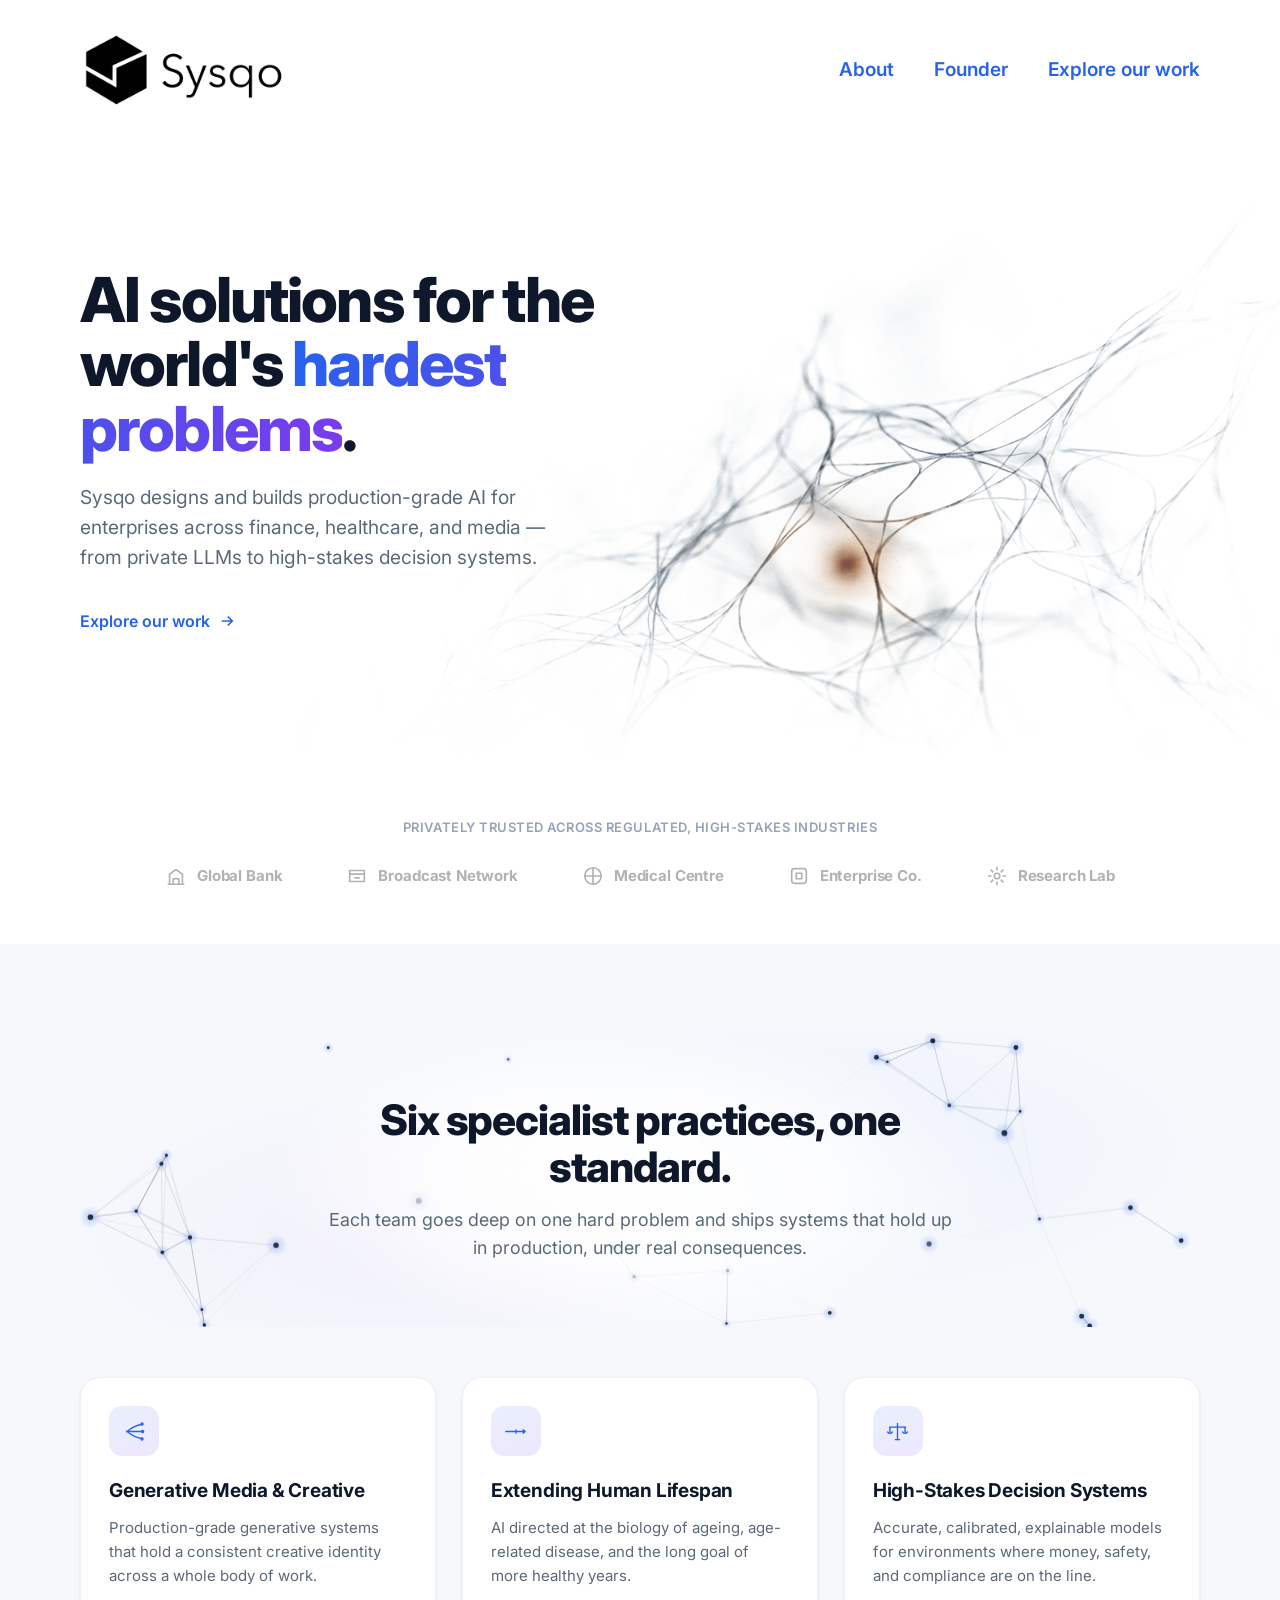
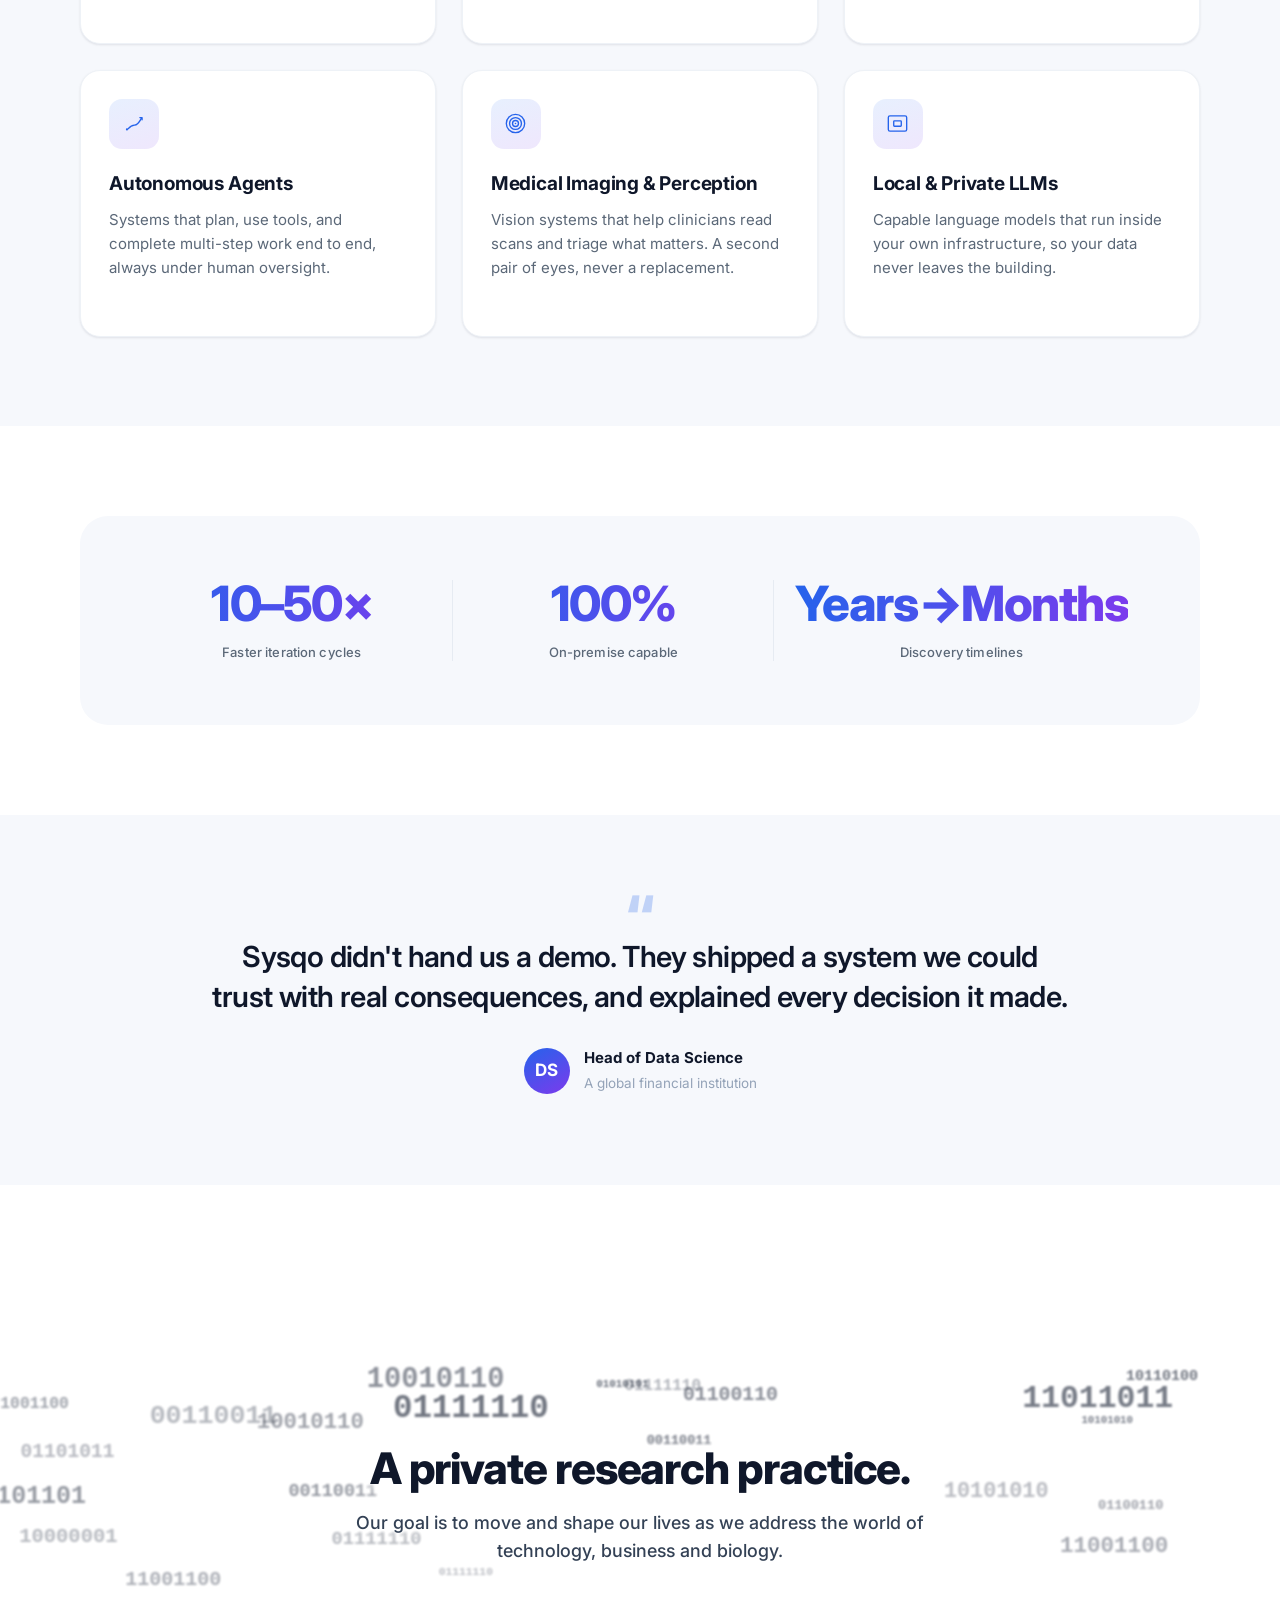
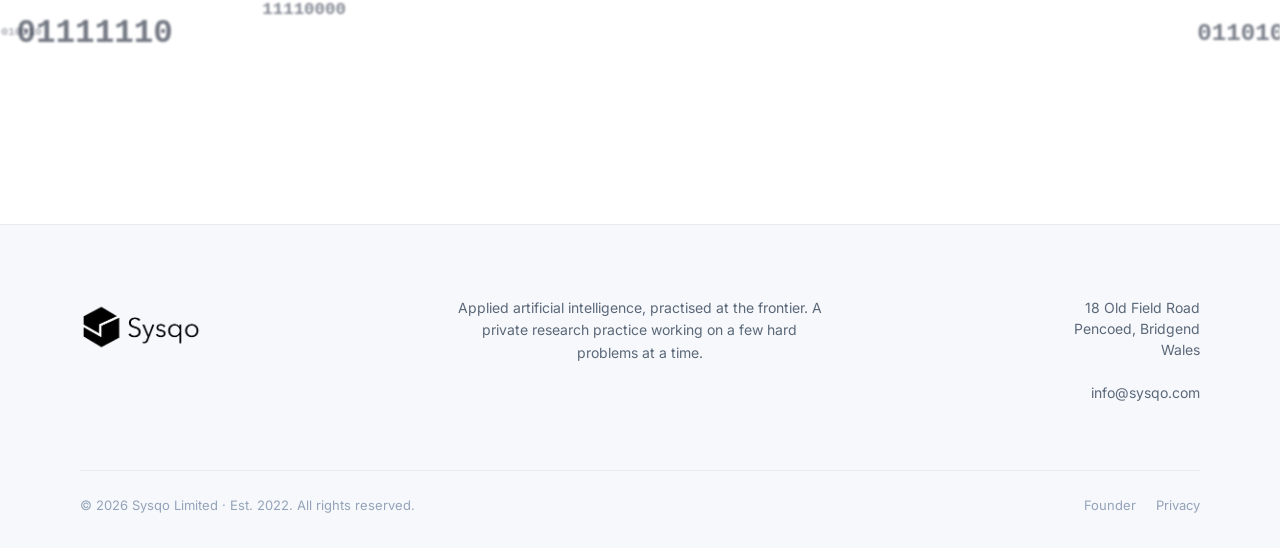
<file: index.html>
<!DOCTYPE html>
<html lang="en">
<head>
<meta charset="UTF-8">
<meta name="viewport" content="width=device-width, initial-scale=1.0">
<title>Sysqo · Applied AI for the world's hardest problems</title>
<meta name="description" content="Sysqo designs and builds production-grade AI for enterprises across finance, healthcare, and media — from private LLMs to high-stakes decision systems.">
<link rel="canonical" href="https://sysqo.com/">
<link rel="sitemap" type="application/xml" href="/sitemap.xml">

<meta property="og:type"        content="website">
<meta property="og:url"         content="https://sysqo.com/">
<meta property="og:title"       content="Sysqo · Applied AI for the world's hardest problems">
<meta property="og:description" content="Sysqo designs and builds production-grade AI for enterprises across finance, healthcare, and media — from private LLMs to high-stakes decision systems.">
<meta property="og:image"        content="https://sysqo.com/assets/og-image.jpg">
<meta property="og:image:width"  content="1200">
<meta property="og:image:height" content="630">
<meta property="og:image:alt"    content="Sysqo">
<meta property="og:image"        content="https://sysqo.com/assets/og-image-square.jpg">
<meta property="og:image:width"  content="1200">
<meta property="og:image:height" content="1200">
<meta property="og:image:alt"    content="Sysqo">
<meta property="og:site_name"   content="Sysqo">

<meta name="twitter:card"        content="summary_large_image">
<meta name="twitter:title"       content="Sysqo · Applied AI for the world's hardest problems">
<meta name="twitter:description" content="Sysqo designs and builds production-grade AI for enterprises across finance, healthcare, and media — from private LLMs to high-stakes decision systems.">
<meta name="twitter:image"       content="https://sysqo.com/assets/og-image.jpg">

<script type="application/ld+json">
{
  "@context": "https://schema.org",
  "@type": "Organization",
  "name": "Sysqo",
  "url": "https://sysqo.com",
  "logo": "https://sysqo.com/assets/sysqo-wordmark.png",
  "description": "Applied artificial intelligence consultancy building production-grade AI for enterprises.",
  "address": {
    "@type": "PostalAddress",
    "streetAddress": "18 Old Field Road",
    "addressLocality": "Pencoed, Bridgend",
    "addressRegion": "Wales",
    "addressCountry": "GB"
  },
  "email": "info@sysqo.com",
  "foundingDate": "2022",
  "sameAs": []
}
</script>
<script type="application/ld+json">
{
  "@context": "https://schema.org",
  "@type": "WebSite",
  "name": "Sysqo",
  "url": "https://sysqo.com"
}
</script>

<link rel="icon" type="image/png" href="assets/favicon.png">
<link rel="apple-touch-icon" href="assets/favicon.png">
<link rel="preconnect" href="https://fonts.googleapis.com">
<link rel="preconnect" href="https://fonts.gstatic.com" crossorigin>
<link href="https://fonts.googleapis.com/css2?family=Inter:wght@400;500;600;700;800&display=swap" rel="stylesheet">
<style>
:root{
  --bg:#ffffff;
  --bg-soft:#f6f8fc;
  --bg-softer:#eef2f9;
  --ink:#0f172a;
  --ink-2:#334155;
  --muted:#5b6878;
  --faint:#94a3b8;
  --line:#e6ebf2;
  --line-soft:#eef2f7;
  --blue:#2563eb;
  --blue-bright:#3b82f6;
  --blue-deep:#1d4ed8;
  --violet:#7c3aed;
  --card:#ffffff;
  --shadow-sm:0 1px 2px rgba(15,23,42,0.04),0 1px 3px rgba(15,23,42,0.06);
  --shadow-md:0 4px 6px -1px rgba(15,23,42,0.06),0 10px 20px -4px rgba(15,23,42,0.08);
  --shadow-lg:0 12px 28px -8px rgba(15,23,42,0.12),0 24px 48px -12px rgba(15,23,42,0.12);
  --shadow-blue:0 10px 24px -6px rgba(37,99,235,0.4);
  --r-sm:10px;--r:14px;--r-lg:20px;--r-xl:28px;
  --maxw:1200px;
  --gut:clamp(20px,4vw,40px);
  --sans:"Inter",system-ui,-apple-system,"Segoe UI",sans-serif;
  --ease:cubic-bezier(.22,.61,.36,1);
}
*{margin:0;padding:0;box-sizing:border-box}
html{scroll-behavior:smooth}
body{font-family:var(--sans);background:var(--bg);color:var(--ink);line-height:1.6;-webkit-font-smoothing:antialiased;overflow-x:hidden}
a{color:inherit;text-decoration:none}
img{display:block;max-width:100%}
::selection{background:rgba(37,99,235,0.18)}
.wrap{max-width:var(--maxw);margin:0 auto;padding:0 var(--gut)}
.grad-text{background:linear-gradient(100deg,var(--blue),var(--violet));-webkit-background-clip:text;background-clip:text;-webkit-text-fill-color:transparent}

/* ---------- buttons ---------- */
.btn{display:inline-flex;align-items:center;gap:9px;font-weight:600;font-size:15px;line-height:1;
  padding:14px 22px;border-radius:999px;border:1px solid transparent;cursor:pointer;transition:all .25s var(--ease);white-space:nowrap}
.btn svg{width:17px;height:17px}
.btn-primary{background:linear-gradient(180deg,var(--blue-bright),var(--blue));color:#fff;box-shadow:var(--shadow-blue)}
.btn-primary:hover{transform:translateY(-2px);box-shadow:0 14px 30px -6px rgba(37,99,235,0.5)}
.btn-ghost{background:#fff;color:var(--ink);border-color:var(--line)}
.btn-ghost:hover{border-color:var(--blue);color:var(--blue);box-shadow:var(--shadow-sm)}
.btn-sm{padding:11px 18px;font-size:14px}
.btn-white{background:#fff;color:var(--blue-deep)}
.btn-white:hover{transform:translateY(-2px);box-shadow:0 14px 30px -6px rgba(0,0,0,0.18)}

/* ---------- nav ---------- */
.nav{position:sticky;top:0;z-index:50;background:rgba(255,255,255,0.8);backdrop-filter:blur(14px) saturate(1.4);border-bottom:1px solid transparent;transition:border-color .3s,box-shadow .3s}
.nav.scrolled{border-bottom-color:var(--line);box-shadow:var(--shadow-sm)}
.nav-in{max-width:var(--maxw);margin:0 auto;padding:0 var(--gut);height:140px;display:flex;align-items:center;justify-content:space-between}
.brand{display:flex;align-items:center;gap:11px}
.brand img{height:30px;width:auto;display:block}
.nav .brand img{height:102px}
@media(max-width:860px){
  .nav-in{height:70px}
  .nav .brand img{height:60px}
  .nav .nav-burger{display:inline-flex !important;align-items:center;justify-content:center}
  .nav-cta{gap:18px}
}
/* ---------- mobile menu overlay ---------- */
.mobile-menu{position:fixed;inset:0;z-index:100;background:#fff;display:flex;flex-direction:column;align-items:flex-start;justify-content:space-between;padding:80px 28px 40px;opacity:0;visibility:hidden;transition:opacity .3s var(--ease),visibility .3s var(--ease)}
.mobile-menu.open{opacity:1;visibility:visible}
.mobile-menu-close{position:absolute;top:18px;right:18px;background:none;border:0;width:44px;height:44px;cursor:pointer;color:var(--ink-2);display:flex;align-items:center;justify-content:center;border-radius:8px;transition:background .2s,color .2s}
.mobile-menu-close:hover{background:var(--bg-soft);color:var(--blue)}
.mobile-menu-close svg{width:24px;height:24px;stroke-width:1.5}
.mobile-menu-links{display:flex;flex-direction:column;gap:12px;width:100%;max-width:420px;text-align:left}
.mobile-menu-links a{display:block;font-size:clamp(18px,4.5vw,22px);font-weight:600;color:var(--ink);padding:6px 0;letter-spacing:-0.01em;line-height:1.3;transition:color .2s}
.mobile-menu-links a:hover{color:var(--blue)}
.mobile-menu-links .menu-label{font-size:11px;font-weight:700;letter-spacing:.16em;text-transform:uppercase;color:var(--faint);margin-top:28px;margin-bottom:6px}
.mobile-menu-contact{width:100%;max-width:420px;padding-top:28px;border-top:1px solid var(--line-soft)}
.mobile-menu-contact .label{font-size:11px;font-weight:700;letter-spacing:.16em;text-transform:uppercase;color:var(--faint);margin-bottom:8px}
.mobile-menu-contact a{display:block;font-size:18px;font-weight:600;color:var(--ink);transition:color .2s}
.mobile-menu-contact a:hover{color:var(--blue)}
.nav-burger svg{stroke-width:1.5;stroke-linecap:round}
.nav-burger:hover{color:var(--blue)}
.nav-cta{display:flex;align-items:center;gap:40px}
.nav-explore,.hero-explore{display:inline-flex;align-items:center;gap:8px;font-weight:600;color:var(--blue);transition:gap .25s var(--ease),color .2s}
.nav-explore{font-size:19px}
.nav-explore:hover,.hero-explore:hover{gap:13px;color:var(--blue-deep)}
.hero-explore{font-size:16px;margin-top:2px}
.hero-explore svg{width:18px;height:18px}
.nav-burger{display:none;background:none;border:0;cursor:pointer;width:26px;height:26px;color:var(--ink-2);transition:color .2s}
@media(max-width:860px){
  .nav-explore{display:none}
}

/* ---------- hero ---------- */
.hero{position:relative;display:flex;align-items:center;min-height:clamp(440px,52vw,620px);padding:clamp(48px,7vw,92px) 0;overflow:hidden}
.hero-bg{position:absolute;inset:0;z-index:0;pointer-events:none;background:#fff url("assets/hero-mesh-white.png") no-repeat;background-size:cover;background-position:right center}
.hero-bg::after{content:"";position:absolute;inset:0;background:
  linear-gradient(90deg,#fff 14%,rgba(255,255,255,0.5) 44%,rgba(255,255,255,0) 74%),
  linear-gradient(180deg,rgba(255,255,255,0.3),rgba(255,255,255,0) 22%,rgba(255,255,255,0) 72%,#fff)}
.hero .wrap{position:relative;z-index:2;width:100%}
.hero-copy{max-width:620px}
.eyebrow{display:inline-flex;align-items:center;gap:8px;font-size:13px;font-weight:600;color:var(--blue);background:rgba(37,99,235,0.08);border:1px solid rgba(37,99,235,0.16);padding:6px 13px;border-radius:999px;margin-bottom:22px}
.eyebrow .dot{width:7px;height:7px;border-radius:50%;background:var(--blue);box-shadow:0 0 0 3px rgba(37,99,235,0.18)}
h1.hero-title{font-size:clamp(38px,5.4vw,62px);font-weight:800;line-height:1.04;letter-spacing:-0.03em;color:var(--ink)}
.hero-sub{margin-top:22px;font-size:clamp(17px,1.5vw,20px);color:var(--muted);max-width:42ch;line-height:1.55}
.hero-actions{margin-top:34px;display:flex;flex-wrap:wrap;gap:14px}
.hero-note{margin-top:18px;font-size:13.5px;color:var(--faint)}
@media(max-width:860px){.hero{min-height:0;padding-top:clamp(36px,8vw,56px)}.hero-bg{background-position:right bottom}.hero-bg::after{background:linear-gradient(180deg,rgba(255,255,255,0.62),rgba(255,255,255,0.2) 38%,rgba(255,255,255,0) 66%,#fff),linear-gradient(90deg,#fff 6%,rgba(255,255,255,0.3) 58%,rgba(255,255,255,0) 100%)}}

/* ---------- neural-mesh landscape banner (section header) ---------- */
.sec-banner{position:relative;overflow:hidden;border-radius:var(--r-xl);
  background:transparent;
  margin:0 auto clamp(34px,4vw,50px);padding:clamp(40px,5vw,72px) clamp(28px,5vw,64px);text-align:center}
.sec-banner canvas{position:absolute;inset:0;width:100%;height:100%;z-index:1}
.sec-banner .vglow{position:absolute;inset:0;z-index:1;pointer-events:none;background:radial-gradient(45% 70% at 68% 40%,rgba(37,99,235,0.05),transparent 72%),radial-gradient(40% 70% at 28% 70%,rgba(124,58,237,0.045),transparent 72%)}
.sec-banner-copy{position:relative;z-index:3;max-width:640px;margin:0 auto}
.sec-banner-copy::before{content:"";position:absolute;left:50%;top:50%;transform:translate(-50%,-50%);width:150%;height:240%;z-index:-1;pointer-events:none;background:radial-gradient(closest-side,rgba(255,255,255,0.96),rgba(255,255,255,0.8) 42%,rgba(255,255,255,0) 78%)}
.sec-banner-copy h2.sec-title{color:var(--ink)}
.sec-banner-copy .sec-sub{color:var(--muted)}

/* ---------- logos ---------- */
.logos{padding:clamp(34px,5vw,56px) 0}
.logos .cap{text-align:center;font-size:13px;font-weight:600;letter-spacing:0.04em;text-transform:uppercase;color:var(--faint);margin-bottom:26px}
.logos-row{display:flex;flex-wrap:wrap;align-items:center;justify-content:center;gap:clamp(26px,5vw,64px)}
.logo-item{display:flex;align-items:center;gap:10px;color:#9aa6b6;opacity:.85;filter:grayscale(1);transition:opacity .25s,filter .25s}
.logo-item:hover{opacity:1;filter:grayscale(0);color:var(--ink-2)}
.logo-item svg{width:22px;height:22px}
.logo-item span{font-weight:700;font-size:15px;letter-spacing:-0.01em}

/* ---------- section heads ---------- */
.section{padding:clamp(56px,7vw,96px) 0}
.section.soft{background:var(--bg-soft)}
.sec-head{max-width:640px;margin:0 auto clamp(40px,5vw,58px);text-align:center}
.sec-tag{font-size:13px;font-weight:700;letter-spacing:0.05em;text-transform:uppercase;color:var(--blue);margin-bottom:14px}
h2.sec-title{font-size:clamp(28px,3.4vw,42px);font-weight:800;letter-spacing:-0.025em;line-height:1.1;color:var(--ink)}
.sec-sub{margin-top:16px;font-size:clamp(16px,1.4vw,18px);color:var(--muted);line-height:1.6}

/* ---------- feature cards ---------- */
.cards{display:grid;grid-template-columns:repeat(3,1fr);gap:clamp(18px,2vw,26px)}
@media(max-width:900px){.cards{grid-template-columns:repeat(2,1fr)}}
@media(max-width:600px){.cards{grid-template-columns:1fr}}
.card{background:var(--card);border:1px solid var(--line-soft);border-radius:var(--r-lg);padding:28px 28px 16px;box-shadow:var(--shadow-sm);transition:transform .3s var(--ease),box-shadow .3s var(--ease),border-color .3s;position:relative;z-index:1}
.card:hover{transform:translateY(-4px);box-shadow:var(--shadow-lg);border-color:#dde6f3}
@media(hover:hover) and (min-width:901px){
  /* card stays put — contents and atmosphere animate */
  #what-we-do .card{isolation:isolate}
  /* cursor-following spotlight, scoped inside the card */
  #what-we-do .card::before{content:"";position:absolute;inset:0;border-radius:inherit;
    background:radial-gradient(220px 220px at var(--mx,50%) var(--my,50%),rgba(37,99,235,0.13),rgba(124,58,237,0.06) 40%,transparent 68%);
    opacity:0;transition:opacity .35s var(--ease);pointer-events:none;z-index:0}
  #what-we-do .card:hover::before{opacity:1}
  #what-we-do .card > *{position:relative;z-index:1}
  /* icon glyph spins, grows, fades — lands as a soft watermark behind the text */
  #what-we-do .card .ic{transition:background .55s var(--ease)}
  #what-we-do .card .ic svg{transform-origin:center;transition:transform 1.2s var(--ease),opacity .9s var(--ease),color .4s var(--ease)}
  #what-we-do .card:hover .ic{background:transparent}
  #what-we-do .card:hover .ic svg{transform:translate(95px,60px) scale(6) rotate(38deg);opacity:.15;color:var(--blue-deep)}
  /* text block rises into the space the icon vacates */
  #what-we-do .card .ic ~ *{transition:transform 1.1s var(--ease)}
  #what-we-do .card:hover .ic ~ *{transform:translateY(-65px)}
  /* "Learn more" grows 1.5x, delayed slightly after the text begins to rise */
  #what-we-do .card .more{transform-origin:left center;transition:opacity .4s var(--ease),transform .7s var(--ease) .55s}
  #what-we-do .card:hover .more{transform:translateY(-65px) scale(1.5)}
  /* title takes brand colour on hover */
  #what-we-do .card h3{transition:color .25s var(--ease)}
  #what-we-do .card:hover h3{color:var(--blue-deep)}
  /* neighbour dim: when the grid is being hovered, non-hovered cards fade back */
  #what-we-do .cards:hover .card{opacity:.5;transition:opacity .35s var(--ease)}
  #what-we-do .cards:hover .card:hover{opacity:1}
}
/* mobile / no-hover devices: same content animations triggered when card scrolls into view */
@media (hover:none), (max-width:900px){
  #what-we-do .card{isolation:isolate}
  #what-we-do .card > *{position:relative;z-index:1}
  #what-we-do .card .ic{transition:background .55s var(--ease)}
  #what-we-do .card .ic svg{transform-origin:center;transition:transform 1.2s var(--ease),opacity .9s var(--ease),color .4s var(--ease)}
  #what-we-do .card.in-view .ic{background:transparent}
  #what-we-do .card.in-view .ic svg{transform:translate(95px,60px) scale(6) rotate(38deg);opacity:.15;color:var(--blue-deep)}
  #what-we-do .card .ic ~ *{transition:transform 1.1s var(--ease)}
  #what-we-do .card.in-view .ic ~ *{transform:translateY(-65px)}
  /* "Learn more" always visible on mobile — exempt from the rise, no scale */
  #what-we-do .card .more{opacity:1;transform:none;transition:color .2s}
  #what-we-do .card.in-view .more{transform:none}
  #what-we-do .card h3{transition:color .25s var(--ease)}
  #what-we-do .card.in-view h3{color:var(--blue-deep)}
}
.card .ic{width:50px;height:50px;border-radius:13px;display:flex;align-items:center;justify-content:center;margin-bottom:20px;
  background:linear-gradient(160deg,rgba(59,130,246,0.12),rgba(124,58,237,0.12));color:var(--blue)}
.card .ic svg{width:27px;height:27px}
.card h3{font-size:19px;font-weight:700;letter-spacing:-0.01em;margin-bottom:9px;color:var(--ink)}
.card p{font-size:15px;color:var(--muted);line-height:1.6}
.card .more{margin-top:16px;display:inline-flex;align-items:center;gap:6px;font-size:14px;font-weight:600;color:var(--blue);opacity:0;transform:translateX(-6px);transition:opacity .3s,transform .3s var(--ease)}
.card:hover .more{opacity:1;transform:none}

/* ---------- stats ---------- */
.stats{background:var(--bg-soft);border-radius:var(--r-xl);padding:clamp(42px,5vw,68px) clamp(28px,4vw,56px);
  display:grid;grid-template-columns:repeat(3,1fr);gap:0;position:relative;overflow:hidden}
.stat{position:relative;text-align:center;padding:0 clamp(14px,1.6vw,24px)}
.stat + .stat{border-left:1px solid var(--line)}
.stat .v{font-size:clamp(32px,3.8vw,50px);font-weight:800;letter-spacing:-0.03em;line-height:1;white-space:nowrap;
  background:linear-gradient(100deg,var(--blue),var(--violet));-webkit-background-clip:text;background-clip:text;-webkit-text-fill-color:transparent}
.stat .l{margin-top:14px;font-size:13px;font-weight:500;color:var(--muted);letter-spacing:.01em;line-height:1.45}
@media(max-width:680px){
  .stats{grid-template-columns:1fr;gap:0;padding:36px 28px}
  .stat{padding:24px 0}
  .stat + .stat{border-left:0;border-top:1px solid var(--line)}
}

/* ---------- testimonial ---------- */
.quote{max-width:860px;margin:0 auto;text-align:center}
.quote .mark{font-size:60px;line-height:0.4;color:var(--blue);opacity:.25;font-weight:800}
.quote blockquote{font-size:clamp(20px,2.4vw,29px);font-weight:600;letter-spacing:-0.02em;line-height:1.4;color:var(--ink);margin:8px 0 28px}
.quote .who{display:flex;align-items:center;justify-content:center;gap:14px}
.quote .av{width:46px;height:46px;border-radius:50%;background:linear-gradient(150deg,var(--blue),var(--violet));display:flex;align-items:center;justify-content:center;color:#fff;font-weight:700;font-size:17px}
.quote .who .nm{text-align:left}
.quote .who .nm b{display:block;font-weight:700;font-size:15px;color:var(--ink)}
.quote .who .nm span{font-size:13.5px;color:var(--faint)}

/* ---------- final cta ---------- */
.cta-band{background:transparent;padding:clamp(56px,7vw,96px) 0;text-align:center;position:relative;overflow:hidden;min-height:clamp(320px,36vw,460px);display:flex;flex-direction:column;justify-content:center}
.cta-inner{position:relative;z-index:2;max-width:var(--maxw);margin:0 auto;padding:0 var(--gut)}
.cta-band h2{position:relative;font-size:clamp(28px,3.4vw,44px);font-weight:800;letter-spacing:-0.025em;color:var(--ink);line-height:1.12;text-shadow:0 0 44px #fff,0 0 28px #fff,0 0 16px #fff,0 0 8px #fff,0 0 4px #fff}
.cta-band p{position:relative;margin-top:16px;font-size:clamp(16px,1.4vw,18px);font-weight:500;color:var(--ink-2);max-width:52ch;margin-left:auto;margin-right:auto;line-height:1.55;text-shadow:0 0 36px #fff,0 0 22px #fff,0 0 12px #fff,0 0 6px #fff,0 0 3px #fff}
.cta-band .acts{position:relative;margin-top:30px;display:flex;flex-wrap:wrap;gap:14px;justify-content:center}
.cta-band .crowd{position:absolute;inset:0;width:100%;height:100%;z-index:0;opacity:.9;filter:blur(1.2px);pointer-events:none;-webkit-mask:linear-gradient(180deg,transparent,#000 14%,#000 86%,transparent);mask:linear-gradient(180deg,transparent,#000 14%,#000 86%,transparent)}
.cta-band h2,.cta-band p{z-index:2}

/* ---------- footer ---------- */
.footer{background:var(--bg-soft);border-top:1px solid var(--line);padding:clamp(48px,6vw,72px) 0 32px}
.foot-grid{display:grid;grid-template-columns:1fr 1.4fr 1fr;gap:clamp(28px,4vw,48px);align-items:start}
.foot-brand .brand{margin-bottom:16px}
.foot-brand .brand img{height:60px}
.foot-tagline p{font-size:14px;color:var(--muted);line-height:1.6;max-width:42ch;margin:0 auto}
@media(min-width:821px){
  .foot-tagline{text-align:center}
  .foot-col{text-align:right}
}
@media(max-width:820px){
  .foot-grid{grid-template-columns:1fr 1fr;gap:34px}
  .foot-brand{grid-column:1;grid-row:1}
  .foot-col{grid-column:2;grid-row:1}
  .foot-tagline{grid-column:1 / -1;grid-row:2;text-align:center}
}
.foot-col h4{font-size:13px;font-weight:700;letter-spacing:0.04em;text-transform:uppercase;color:var(--ink);margin-bottom:16px}
.foot-col a,.foot-col p{display:block;font-size:14px;color:var(--muted);margin-bottom:11px;transition:color .2s;line-height:1.5}
.foot-col a:hover{color:var(--blue)}
.foot-bottom{margin-top:clamp(36px,5vw,56px);padding-top:24px;border-top:1px solid var(--line);display:flex;flex-wrap:wrap;gap:12px 24px;align-items:center;justify-content:space-between}
.foot-bottom p{font-size:13px;color:var(--faint)}
.foot-bottom .legal{display:flex;gap:20px}
.foot-bottom .legal a{font-size:13px;color:var(--faint)}
.foot-bottom .legal a:hover{color:var(--blue)}

/* reveal */
.rv{opacity:0;transform:translateY(22px);transition:opacity .7s var(--ease),transform .7s var(--ease)}
.rv.in{opacity:1;transform:none}
.rv.d1{transition-delay:.08s}.rv.d2{transition-delay:.16s}.rv.d3{transition-delay:.24s}
@media(prefers-reduced-motion:reduce){.rv{opacity:1;transform:none;transition:none}.sec-banner .vbadge .pulse{animation:none}}
</style>
</head>
<body>

  <template id="__bundler_thumbnail" data-bg-color="#ffffff">
    <svg viewBox="0 0 1200 800" xmlns="http://www.w3.org/2000/svg">
      <defs><linearGradient id="tg" x1="0" y1="0" x2="1" y2="1"><stop stop-color="#3b82f6"/><stop offset="1" stop-color="#7c3aed"/></linearGradient></defs>
      <g transform="translate(600 360)">
        <circle cx="0" cy="-70" r="34" fill="url(#tg)"/>
        <circle cx="-95" cy="80" r="34" fill="url(#tg)"/>
        <circle cx="95" cy="80" r="34" fill="url(#tg)"/>
        <path d="M0 -70 L-95 80 M0 -70 L95 80 M-95 80 L95 80" stroke="url(#tg)" stroke-width="16" opacity="0.5" fill="none"/>
      </g>
      <text x="600" y="560" text-anchor="middle" font-family="Inter,Arial,sans-serif" font-weight="800" font-size="92" letter-spacing="-2" fill="#0f172a">Sysqo</text>
    </svg>
  </template>

  <!-- NAV -->
  <nav class="nav" id="nav">
    <div class="nav-in">
      <a class="brand" href="#top" aria-label="Sysqo – back to top">
        <img src="assets/sysqo-wordmark.png" alt="Sysqo" width="1024" height="500" loading="eager" data-comment-anchor="e89434e9af-img">
      </a>
      <div class="nav-cta">
        <a class="nav-explore" href="about.html">About</a>
        <a class="nav-explore" href="founder.html">Founder</a>
        <a class="nav-explore" href="#what-we-do">Explore our work</a>
        <button class="nav-burger" aria-label="Menu" aria-expanded="false" aria-controls="mobileMenu"><svg viewBox="0 0 24 24" fill="none" stroke="currentColor" stroke-width="2"><path d="M4 7h16M4 12h16M4 17h16"/></svg></button>
      </div>
    </div>
  </nav>

  <!-- MOBILE MENU -->
  <div class="mobile-menu" id="mobileMenu" aria-hidden="true">
    <button class="mobile-menu-close" aria-label="Close menu" type="button">
      <svg viewBox="0 0 24 24" fill="none" stroke="currentColor" stroke-width="2" stroke-linecap="round"><path d="M5 5l14 14M19 5L5 19"/></svg>
    </button>
    <nav class="mobile-menu-links" aria-label="Mobile menu">
      <a href="about.html" aria-label="About Sysqo">About</a>
      <a href="founder.html" aria-label="About the founder">Founder</a>
      <div class="menu-label">Practices</div>
      <a href="generative-media.html" aria-label="Generative Media &amp; Creative">Generative Media</a>
      <a href="lifespan.html" aria-label="Extending Human Lifespan">Extending Human Lifespan</a>
      <a href="decision-systems.html" aria-label="High-Stakes Decision Systems">Decision Systems</a>
      <a href="agents.html" aria-label="Autonomous Agents">Autonomous Agents</a>
      <a href="medical-imaging.html" aria-label="Medical Imaging &amp; Perception">Medical Imaging</a>
      <a href="local-llms.html" aria-label="Local &amp; Private LLMs">Local &amp; Private LLMs</a>
    </nav>
    <div class="mobile-menu-contact">
      <div class="label">Contact</div>
      <a href="mailto:info@sysqo.com" aria-label="Email Sysqo at info@sysqo.com">info@sysqo.com</a>
    </div>
  </div>
  <script src="assets/mobile-menu.js"></script>

  <span id="top"></span>

  <!-- HERO -->
  <header class="hero">
    <div class="hero-bg" aria-hidden="true"></div>
    <div class="wrap">
      <div class="hero-copy rv">
        <h1 class="hero-title">AI solutions for the world's <span class="grad-text">hardest problems</span>.</h1>
        <p class="hero-sub">Sysqo designs and builds production-grade AI for enterprises across finance, healthcare, and media — from private LLMs to high-stakes decision systems.</p>
        <div class="hero-actions">
          <a class="hero-explore" href="#what-we-do">Explore our work
            <svg viewBox="0 0 24 24" fill="none" stroke="currentColor" stroke-width="2.2"><path d="M5 12h14M13 6l6 6-6 6"/></svg>
          </a>
        </div>
      </div>
    </div>
  </header>

  <!-- LOGOS -->
  <section class="logos">
    <div class="wrap">
      <p class="cap">Privately trusted across regulated, high-stakes industries</p>
      <div class="logos-row rv">
        <div class="logo-item"><svg viewBox="0 0 24 24" fill="none" stroke="currentColor" stroke-width="1.8"><path d="M3 21h18M5 21V10l7-5 7 5v11M9 21v-6h6v6"/></svg><span>Global Bank</span></div>
        <div class="logo-item"><svg viewBox="0 0 24 24" fill="none" stroke="currentColor" stroke-width="1.8"><path d="M4 6h16v12H4zM4 10h16M9 14h6"/></svg><span>Broadcast Network</span></div>
        <div class="logo-item"><svg viewBox="0 0 24 24" fill="none" stroke="currentColor" stroke-width="1.8"><circle cx="12" cy="12" r="9"/><path d="M12 3v18M3 12h18"/></svg><span>Medical Centre</span></div>
        <div class="logo-item"><svg viewBox="0 0 24 24" fill="none" stroke="currentColor" stroke-width="1.8"><rect x="4" y="4" width="16" height="16" rx="3"/><path d="M9 9h6v6H9z"/></svg><span>Enterprise Co.</span></div>
        <div class="logo-item"><svg viewBox="0 0 24 24" fill="none" stroke="currentColor" stroke-width="1.8"><circle cx="12" cy="12" r="3"/><path d="M12 2v4M12 18v4M2 12h4M18 12h4M5 5l3 3M16 16l3 3M19 5l-3 3M8 16l-3 3"/></svg><span>Research Lab</span></div>
      </div>
    </div>
  </section>

  <!-- WHAT WE DO -->
  <section class="section soft" id="what-we-do">
    <div class="wrap">
      <div class="sec-banner rv">
        <canvas id="mesh"></canvas>
        <div class="vglow"></div>
        <div class="sec-banner-copy">
          <h2 class="sec-title">Six specialist practices, one standard.</h2>
          <p class="sec-sub" data-comment-anchor="ea4e3bc7bd-p">Each team goes deep on one hard problem and ships systems that hold up in production, under real consequences.</p>
        </div>
      </div>
      <div class="cards">
        <a class="card rv" href="generative-media.html">
          <div class="ic"><svg viewBox="0 0 100 100" fill="none" stroke="currentColor" stroke-width="5" stroke-linecap="round" stroke-linejoin="round"><circle cx="22" cy="50" r="4" fill="currentColor" stroke="none"/><path d="M26 47Q50 28 76 24"/><path d="M26 50Q52 50 78 50"/><path d="M26 53Q50 72 76 76"/><circle cx="78" cy="22" r="4"/><circle cx="80" cy="50" r="4"/><circle cx="78" cy="78" r="4"/></svg></div>
          <h3>Generative Media &amp; Creative</h3>
          <p>Production-grade generative systems that hold a consistent creative identity across a whole body of work.</p>
          <span class="more">Learn more →</span>
        </a>
        <a class="card rv d1" href="lifespan.html">
          <div class="ic"><svg viewBox="0 0 100 100" fill="none" stroke="currentColor" stroke-width="5" stroke-linecap="round" stroke-linejoin="round"><line x1="14" y1="50" x2="84" y2="50"/><line x1="52" y1="44" x2="52" y2="56"/><polyline points="78,44 86,50 78,56"/></svg></div>
          <h3>Extending Human Lifespan</h3>
          <p>AI directed at the biology of ageing, age-related disease, and the long goal of more healthy years.</p>
          <span class="more">Learn more →</span>
        </a>
        <a class="card rv d2" href="decision-systems.html">
          <div class="ic"><svg viewBox="0 0 100 100" fill="none" stroke="currentColor" stroke-width="5" stroke-linecap="round" stroke-linejoin="round"><line x1="50" y1="20" x2="50" y2="80"/><line x1="22" y1="34" x2="78" y2="34"/><line x1="22" y1="34" x2="22" y2="52"/><line x1="78" y1="34" x2="78" y2="52"/><path d="M13 52Q22 62 31 52"/><path d="M69 52Q78 62 87 52"/><line x1="42" y1="80" x2="58" y2="80"/></svg></div>
          <h3>High-Stakes Decision Systems</h3>
          <p>Accurate, calibrated, explainable models for environments where money, safety, and compliance are on the line.</p>
          <span class="more">Learn more →</span>
        </a>
        <a class="card rv" href="agents.html">
          <div class="ic"><svg viewBox="0 0 100 100" fill="none" stroke="currentColor" stroke-width="5" stroke-linecap="round" stroke-linejoin="round"><circle cx="22" cy="72" r="4" fill="currentColor" stroke="none"/><path d="M26 70Q38 56 50 56 T76 30"/><polyline points="70,28 78,28 78,36"/></svg></div>
          <h3>Autonomous Agents</h3>
          <p data-comment-anchor="0a126b8fb8-p">Systems that plan, use tools, and complete multi-step work end to end, always under human oversight.</p>
          <span class="more">Learn more →</span>
        </a>
        <a class="card rv d1" href="medical-imaging.html">
          <div class="ic"><svg viewBox="0 0 100 100" fill="none" stroke="currentColor" stroke-width="5" stroke-linecap="round" stroke-linejoin="round"><circle cx="50" cy="50" r="34"/><circle cx="50" cy="50" r="22"/><circle cx="50" cy="50" r="11"/><circle cx="50" cy="50" r="3" fill="currentColor" stroke="none"/></svg></div>
          <h3>Medical Imaging &amp; Perception</h3>
          <p>Vision systems that help clinicians read scans and triage what matters. A second pair of eyes, never a replacement.</p>
          <span class="more">Learn more →</span>
        </a>
        <a class="card rv d2" href="local-llms.html">
          <div class="ic"><svg viewBox="0 0 100 100" fill="none" stroke="currentColor" stroke-width="5" stroke-linecap="round" stroke-linejoin="round"><rect x="16" y="22" width="68" height="56" rx="6" ry="6"/><rect x="36" y="40" width="28" height="20" rx="2.5" ry="2.5"/></svg></div>
          <h3>Local &amp; Private LLMs</h3>
          <p>Capable language models that run inside your own infrastructure, so your data never leaves the building.</p>
          <span class="more">Learn more →</span>
        </a>
      </div>
    </div>
  </section>

  <!-- STATS -->
  <section class="section" id="stats">
    <div class="wrap">
      <div class="stats rv">
        <div class="stat"><div class="v">10–50×</div><div class="l">Faster iteration cycles</div></div>
        <div class="stat"><div class="v">100%</div><div class="l">On-premise capable</div></div>
        <div class="stat"><div class="v">Years→Months</div><div class="l">Discovery timelines</div></div>
      </div>
    </div>
  </section>

  <!-- TESTIMONIAL -->
  <section class="section soft" id="story">
    <div class="wrap">
      <div class="quote rv">
        <div class="mark">&ldquo;</div>
        <blockquote>Sysqo didn't hand us a demo. They shipped a system we could trust with real consequences, and explained every decision it made.</blockquote>
        <div class="who">
          <div class="av">DS</div>
          <div class="nm"><b>Head of Data Science</b><span>A global financial institution</span></div>
        </div>
      </div>
    </div>
  </section>

  <!-- CLOSING STATEMENT -->
  <section class="section" id="ethos">
    <div class="cta-band rv">
      <canvas id="crowd" class="crowd" aria-hidden="true"></canvas>
      <div class="cta-inner">
        <h2>A private research practice.</h2>
        <p data-comment-anchor="d727c2ad15-p">Our goal is to move and shape our lives as we address the world of technology, business and biology.</p>
      </div>
    </div>
  </section>

  <!-- FOOTER -->
  <footer class="footer">
    <div class="wrap">
      <div class="foot-grid">
        <div class="foot-brand">
          <a class="brand" href="#top" aria-label="Sysqo – back to top">
            <img src="assets/sysqo-wordmark.png" alt="Sysqo" width="1024" height="500" loading="lazy">
          </a>
        </div>
        <div class="foot-tagline">
          <p>Applied artificial intelligence, practised at the frontier. A private research practice working on a few hard problems at a time.</p>
        </div>
        <div class="foot-col">
          <p>18 Old Field Road<br>Pencoed, Bridgend<br>Wales</p>
          <p style="margin-top:22px"><a href="mailto:info@sysqo.com" aria-label="Email Sysqo at info@sysqo.com">info@sysqo.com</a></p>
        </div>
      </div>
      <div class="foot-bottom">
        <p>© <span id="yr">2026</span> Sysqo Limited · Est. 2022. All rights reserved.</p>
        <div class="legal"><a href="founder.html">Founder</a><a href="privacy.html">Privacy</a></div>
      </div>
    </div>
  </footer>

  <script>
  (function(){
    var reduce = matchMedia('(prefers-reduced-motion: reduce)').matches;
    var nav=document.getElementById('nav');
    addEventListener('scroll',function(){nav.classList.toggle('scrolled',scrollY>8);},{passive:true});
    document.getElementById('yr').textContent=new Date().getFullYear();
    var rvs=[].slice.call(document.querySelectorAll('.rv'));
    function check(){var vh=innerHeight;for(var i=rvs.length-1;i>=0;i--){var r=rvs[i].getBoundingClientRect();if(r.top<vh*0.9&&r.bottom>0){rvs[i].classList.add('in');rvs.splice(i,1);}}}
    if(reduce){rvs.forEach(function(e){e.classList.add('in');});}else{check();addEventListener('scroll',check,{passive:true});addEventListener('resize',check);setTimeout(function(){rvs.forEach(function(e){e.classList.add('in');});},2500);}

    /* cursor spotlight on practice cards — writes --mx/--my for the ::before radial gradient */
    [].slice.call(document.querySelectorAll('#what-we-do .card')).forEach(function(card){
      card.addEventListener('pointermove',function(e){
        var r=card.getBoundingClientRect();
        card.style.setProperty('--mx',(e.clientX-r.left)+'px');
        card.style.setProperty('--my',(e.clientY-r.top)+'px');
      });
    });

    /* mobile / no-hover: add .in-view to each card as it enters the viewport,
       triggering the same content animations the hover state plays on desktop */
    var canHover = matchMedia('(hover: hover)').matches && innerWidth > 900;
    if (!canHover && 'IntersectionObserver' in window){
      var ioCards = document.querySelectorAll('#what-we-do .card');
      var cardObserver = new IntersectionObserver(function(entries){
        entries.forEach(function(entry){
          if (entry.isIntersecting) entry.target.classList.add('in-view');
        });
      }, { threshold: 0.4 });
      ioCards.forEach(function(card){ cardObserver.observe(card); });
    }

    var cv=document.getElementById('mesh');if(!cv)return;var ctx=cv.getContext('2d');var W,H,DPR,nodes=[],raf;
    function size(){DPR=Math.min(devicePixelRatio||1,2);var r=cv.getBoundingClientRect();W=r.width;H=r.height;cv.width=W*DPR;cv.height=H*DPR;ctx.setTransform(DPR,0,0,DPR,0,0);}
    function init(){var n=Math.round(Math.max(16,Math.min(34,W*H/9000)));nodes=[];for(var i=0;i<n;i++){nodes.push({x:Math.random()*W,y:Math.random()*H,vx:(Math.random()-.5)*0.28,vy:(Math.random()-.5)*0.28,r:Math.random()*1.8+1.2});}}
    function frame(){ctx.clearRect(0,0,W,H);
      for(var i=0;i<nodes.length;i++){var a=nodes[i];a.x+=a.vx;a.y+=a.vy;if(a.x<0||a.x>W)a.vx*=-1;if(a.y<0||a.y>H)a.vy*=-1;}
      for(var i=0;i<nodes.length;i++){for(var j=i+1;j<nodes.length;j++){var a=nodes[i],b=nodes[j];var dx=a.x-b.x,dy=a.y-b.y;var d=Math.sqrt(dx*dx+dy*dy);if(d<120){var o=(1-d/120)*0.55;ctx.strokeStyle='rgba(51,65,85,'+o+')';ctx.lineWidth=0.8;ctx.beginPath();ctx.moveTo(a.x,a.y);ctx.lineTo(b.x,b.y);ctx.stroke();}}}
      for(var i=0;i<nodes.length;i++){var a=nodes[i];var g=ctx.createRadialGradient(a.x,a.y,0,a.x,a.y,a.r*4);g.addColorStop(0,'rgba(37,99,235,0.26)');g.addColorStop(1,'rgba(37,99,235,0)');ctx.fillStyle=g;ctx.beginPath();ctx.arc(a.x,a.y,a.r*4,0,7);ctx.fill();ctx.fillStyle='rgba(20,30,54,0.9)';ctx.beginPath();ctx.arc(a.x,a.y,a.r,0,7);ctx.fill();}
      raf=requestAnimationFrame(frame);}
    function start(){size();init();frame();if(reduce)cancelAnimationFrame(raf);}
    addEventListener('resize',function(){size();init();});start();

    /* closing band: drifting 8-bit binary sequences, growing and shrinking, all horizontal */
    var cc=document.getElementById('crowd');
    if(cc){
      var cx=cc.getContext('2d'),CW,CH,CD,figs=[],craf,ct0=performance.now();
      /* curated 8-bit set: alternating, split, palindromic, mixed — reads as data, not noise */
      var BITS=['10101010','01010101','11110000','00001111','11001100','00110011',
                '10110100','01101011','10010110','01100110','11011011','00100100',
                '10000001','01111110','11111111','10101101'];
      function csize(){CD=Math.min(devicePixelRatio||1,2);var r=cc.getBoundingClientRect();CW=r.width;CH=r.height;cc.width=CW*CD;cc.height=CH*CD;cx.setTransform(CD,0,0,CD,0,0);}
      function cinit(){var n=Math.max(16,Math.min(32,Math.round(CW/50)));figs=[];for(var i=0;i<n;i++){figs.push({
        x:Math.random()*CW,
        y:0.18+Math.random()*0.64,                       /* vertical position 0..1 of CH */
        scale:0.65+Math.random()*0.95,                   /* base size multiplier */
        vx:(0.07+Math.random()*0.15)*(Math.random()<0.5?-1:1),
        phase:Math.random()*6.28,
        sway:4+Math.random()*9,                          /* horizontal sine wander */
        sp:0.4+Math.random()*0.42,
        bob:0.25+Math.random()*0.35,                     /* vertical float amplitude */
        tone:0.28+Math.random()*0.42,                    /* opacity range */
        pulse:0.14+Math.random()*0.24,                   /* grow/shrink amplitude */
        pulseSp:0.32+Math.random()*0.5,                  /* grow/shrink speed */
        bits:BITS[Math.floor(Math.random()*BITS.length)]
      });}}
      function figure(f,t){
        /* fixed integer reference size — rasterized once, never re-rasterized per frame */
        var refSize=Math.max(8,Math.round(CH*0.0425*f.scale));
        /* grow/shrink via canvas scale (smooth interpolation, no rasterization jitter) */
        var scl=1+Math.sin(t*f.pulseSp+f.phase)*f.pulse;
        var x=f.x+Math.sin(t*f.sp+f.phase)*f.sway;
        var y=CH*f.y+Math.sin(t*f.sp*0.65+f.phase)*refSize*f.bob;
        cx.save();
        cx.fillStyle='rgba(15,23,42,'+f.tone.toFixed(3)+')';
        cx.font='600 '+refSize+'px ui-monospace, "SF Mono", Menlo, Consolas, monospace';
        cx.textAlign='center';
        cx.textBaseline='middle';
        cx.translate(x,y);
        cx.scale(scl,scl);
        cx.fillText(f.bits,0,0);
        cx.restore();
      }
      function cframe(now){cx.clearRect(0,0,CW,CH);var t=(now-ct0)/1000;for(var i=0;i<figs.length;i++){var f=figs[i];f.x+=f.vx;if(f.x<-220)f.x=CW+220;if(f.x>CW+220)f.x=-220;figure(f,t);}craf=requestAnimationFrame(cframe);}
      function cstart(){csize();cinit();craf=requestAnimationFrame(cframe);if(reduce){cancelAnimationFrame(craf);cx.clearRect(0,0,CW,CH);for(var i=0;i<figs.length;i++)figure(figs[i],2.2);}}
      addEventListener('resize',function(){csize();cinit();});cstart();
    }
  })();
  </script>
</body>
</html>
</file>
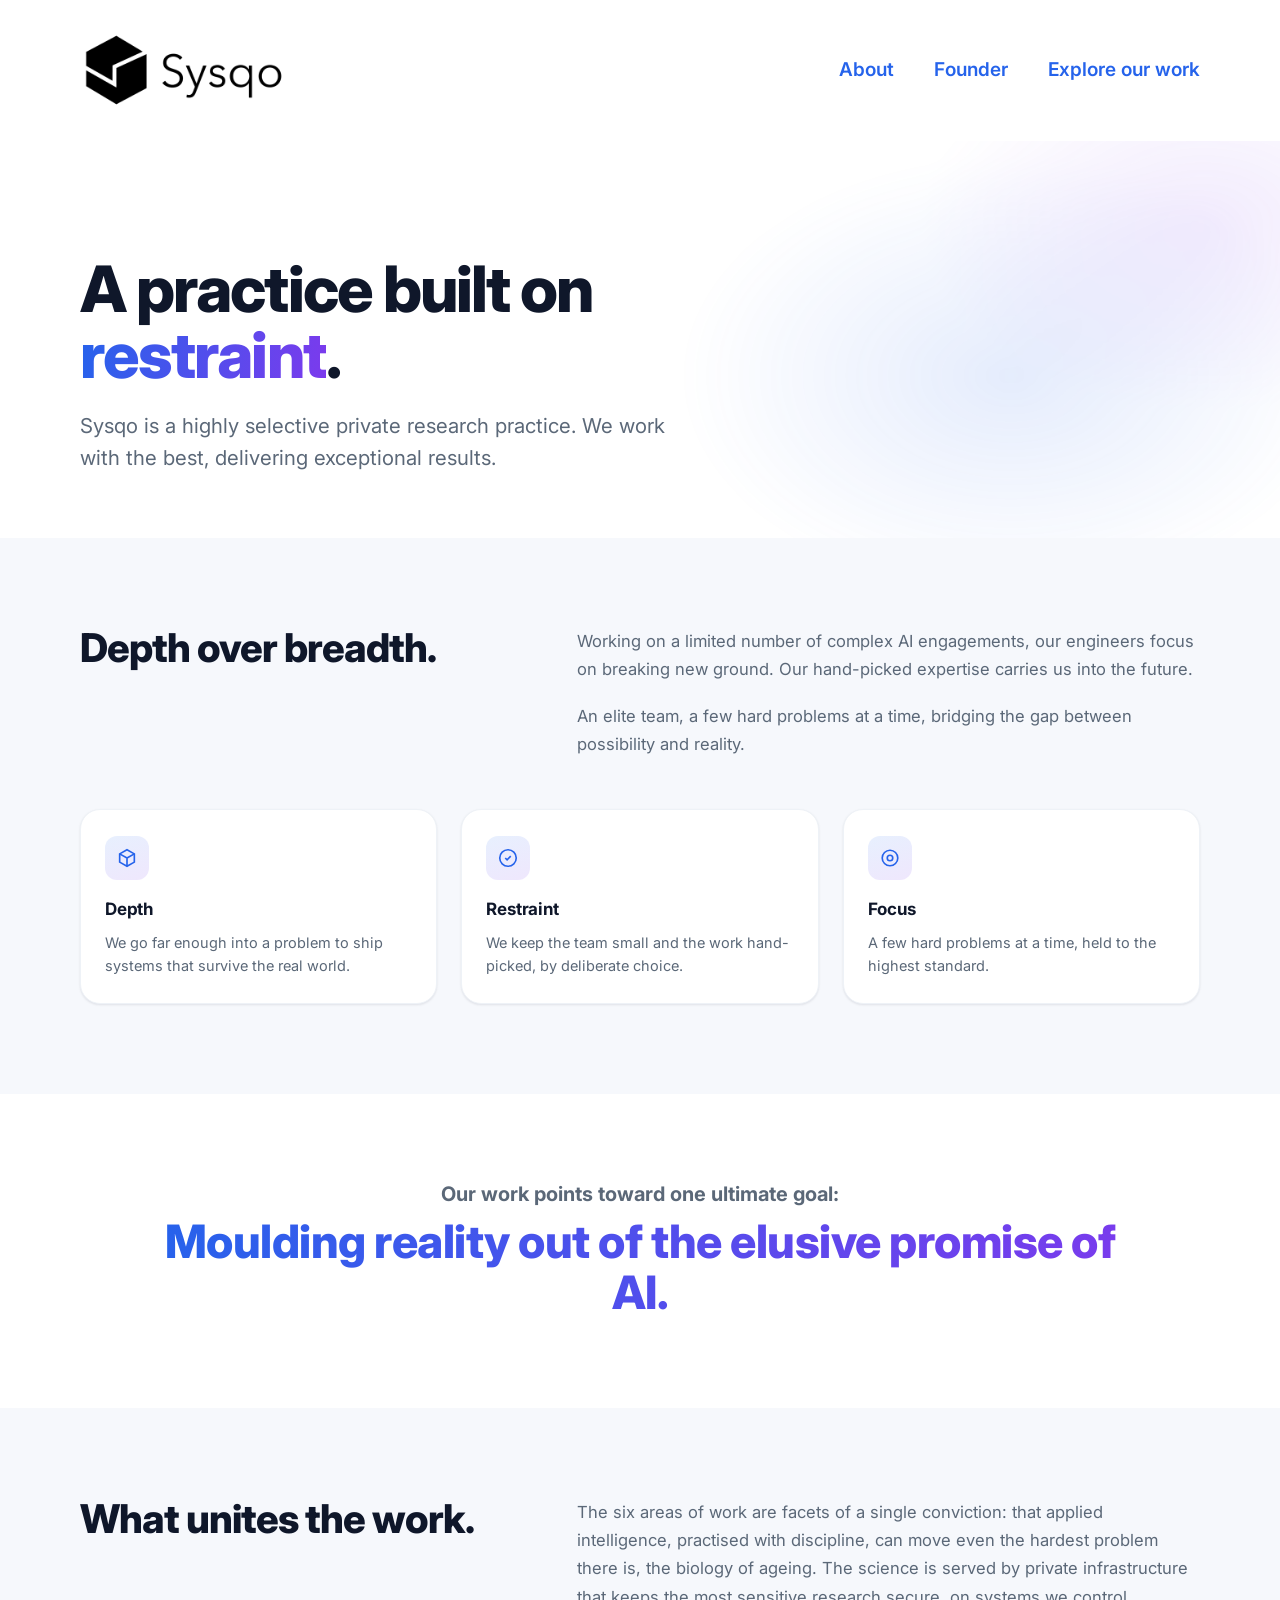
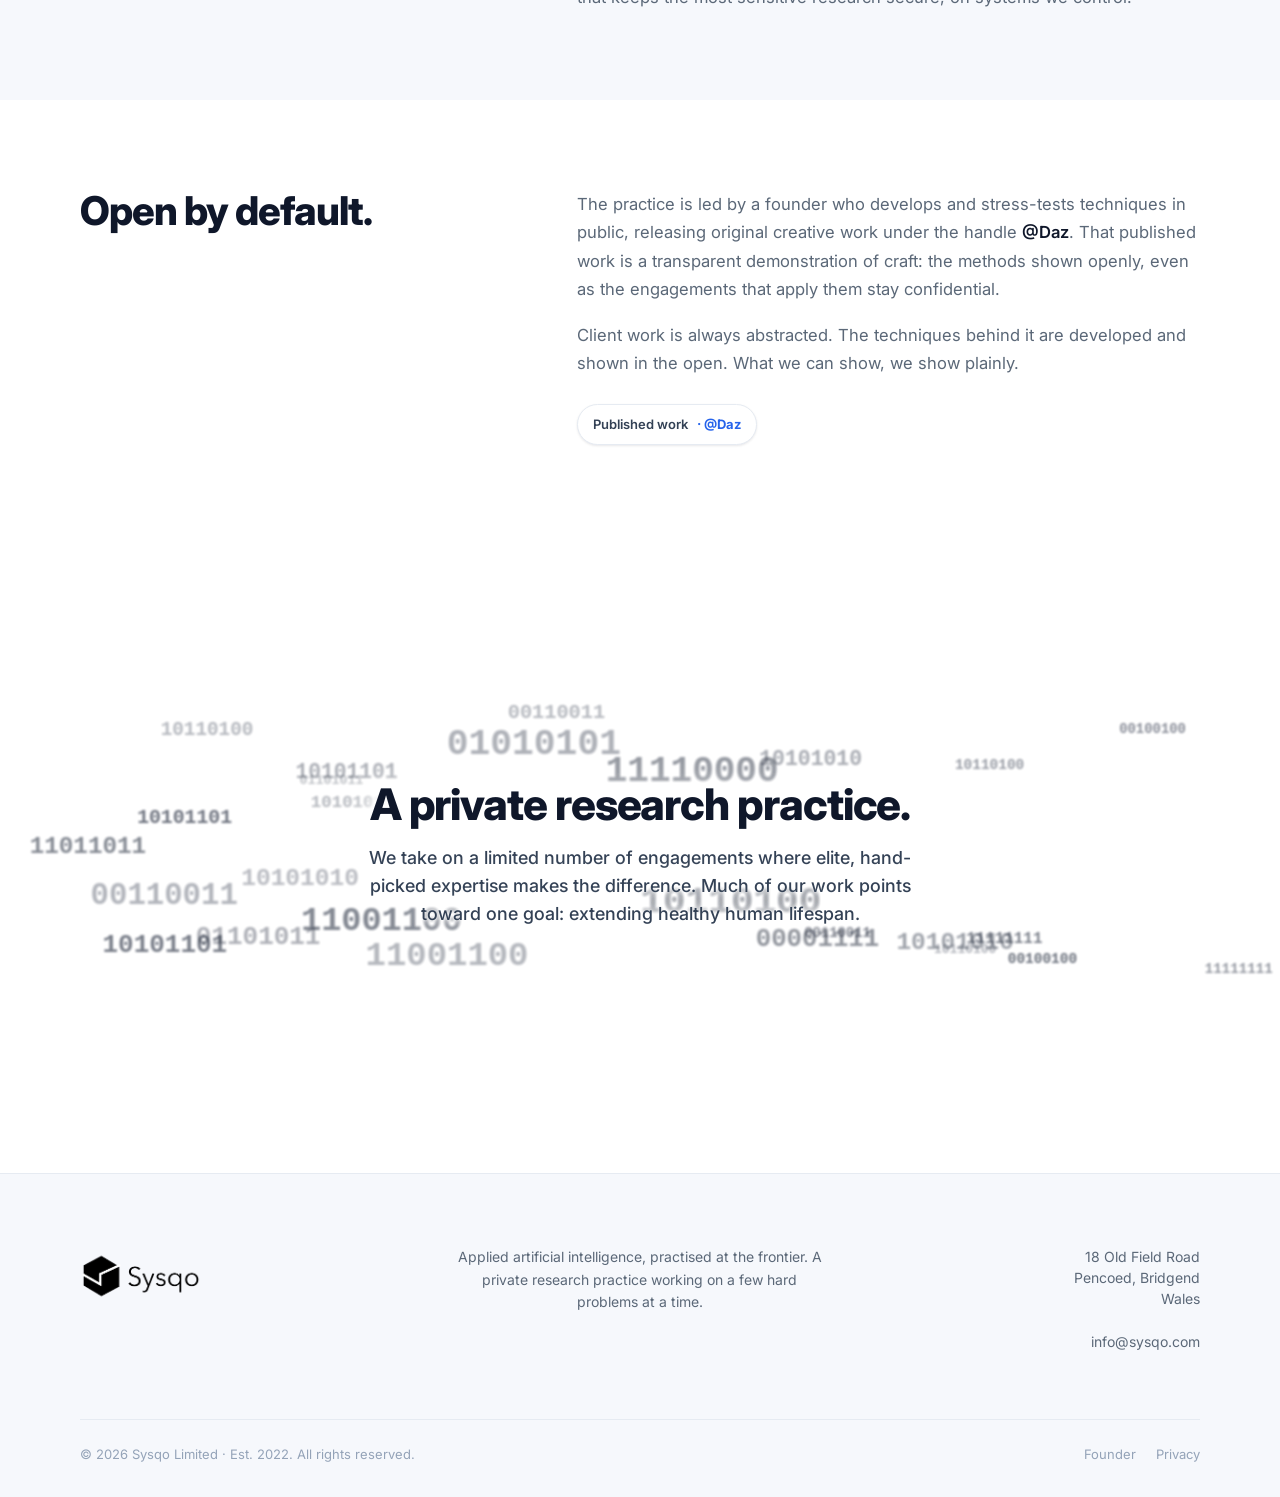
<file: about.html>
<!DOCTYPE html>
<html lang="en">
<head>
<meta charset="UTF-8">
<meta name="viewport" content="width=device-width, initial-scale=1.0">
<title>Sysqo · About — Applied AI Research Practice</title>
<meta name="description" content="Sysqo is a highly selective private research practice at the frontier of applied AI — production systems for enterprises in finance, healthcare, and media.">
<link rel="canonical" href="https://sysqo.com/about.html">
<link rel="sitemap" type="application/xml" href="/sitemap.xml">

<meta property="og:type"        content="website">
<meta property="og:url"         content="https://sysqo.com/about.html">
<meta property="og:title"       content="Sysqo · About — Applied AI Research Practice">
<meta property="og:description" content="Sysqo is a highly selective private research practice at the frontier of applied AI — production systems for enterprises in finance, healthcare, and media.">
<meta property="og:image"        content="https://sysqo.com/assets/og-image.jpg">
<meta property="og:image:width"  content="1200">
<meta property="og:image:height" content="630">
<meta property="og:image:alt"    content="Sysqo">
<meta property="og:image"        content="https://sysqo.com/assets/og-image-square.jpg">
<meta property="og:image:width"  content="1200">
<meta property="og:image:height" content="1200">
<meta property="og:image:alt"    content="Sysqo">
<meta property="og:site_name"   content="Sysqo">

<meta name="twitter:card"        content="summary_large_image">
<meta name="twitter:title"       content="Sysqo · About — Applied AI Research Practice">
<meta name="twitter:description" content="Sysqo is a highly selective private research practice at the frontier of applied AI — production systems for enterprises in finance, healthcare, and media.">
<meta name="twitter:image"       content="https://sysqo.com/assets/og-image.jpg">

<link rel="icon" type="image/png" href="assets/favicon.png">
<link rel="apple-touch-icon" href="assets/favicon.png">
<link rel="preconnect" href="https://fonts.googleapis.com">
<link rel="preconnect" href="https://fonts.gstatic.com" crossorigin>
<link href="https://fonts.googleapis.com/css2?family=Inter:wght@400;500;600;700;800&display=swap" rel="stylesheet">
<style>
:root{
  --bg:#ffffff;
  --bg-soft:#f6f8fc;
  --bg-softer:#eef2f9;
  --ink:#0f172a;
  --ink-2:#334155;
  --muted:#5b6878;
  --faint:#94a3b8;
  --line:#e6ebf2;
  --line-soft:#eef2f7;
  --blue:#2563eb;
  --blue-bright:#3b82f6;
  --blue-deep:#1d4ed8;
  --violet:#7c3aed;
  --card:#ffffff;
  --shadow-sm:0 1px 2px rgba(15,23,42,0.04),0 1px 3px rgba(15,23,42,0.06);
  --shadow-md:0 4px 6px -1px rgba(15,23,42,0.06),0 10px 20px -4px rgba(15,23,42,0.08);
  --shadow-lg:0 12px 28px -8px rgba(15,23,42,0.12),0 24px 48px -12px rgba(15,23,42,0.12);
  --shadow-blue:0 10px 24px -6px rgba(37,99,235,0.4);
  --r-sm:10px;--r:14px;--r-lg:20px;--r-xl:28px;
  --maxw:1200px;
  --gut:clamp(20px,4vw,40px);
  --sans:"Inter",system-ui,-apple-system,"Segoe UI",sans-serif;
  --ease:cubic-bezier(.22,.61,.36,1);
}
*{margin:0;padding:0;box-sizing:border-box}
html{scroll-behavior:smooth}
body{font-family:var(--sans);background:var(--bg);color:var(--ink);line-height:1.6;-webkit-font-smoothing:antialiased;overflow-x:hidden}
a{color:inherit;text-decoration:none}
img{display:block;max-width:100%}
::selection{background:rgba(37,99,235,0.18)}
.wrap{max-width:var(--maxw);margin:0 auto;padding:0 var(--gut)}
.grad-text{background:linear-gradient(100deg,var(--blue),var(--violet));-webkit-background-clip:text;background-clip:text;-webkit-text-fill-color:transparent}

/* ---------- nav ---------- */
.nav{position:sticky;top:0;z-index:50;background:rgba(255,255,255,0.8);backdrop-filter:blur(14px) saturate(1.4);border-bottom:1px solid transparent;transition:border-color .3s,box-shadow .3s}
.nav.scrolled{border-bottom-color:var(--line);box-shadow:var(--shadow-sm)}
.nav-in{max-width:var(--maxw);margin:0 auto;padding:0 var(--gut);height:140px;display:flex;align-items:center;justify-content:space-between}
.brand{display:flex;align-items:center;gap:11px}
.brand img{height:30px;width:auto;display:block}
.nav .brand img{height:102px}
@media(max-width:860px){
  .nav-in{height:70px}
  .nav .brand img{height:60px}
  .nav .nav-burger{display:inline-flex !important;align-items:center;justify-content:center}
  .nav-cta{gap:18px}
}
/* ---------- mobile menu overlay ---------- */
.mobile-menu{position:fixed;inset:0;z-index:100;background:#fff;display:flex;flex-direction:column;align-items:flex-start;justify-content:space-between;padding:80px 28px 40px;opacity:0;visibility:hidden;transition:opacity .3s var(--ease),visibility .3s var(--ease)}
.mobile-menu.open{opacity:1;visibility:visible}
.mobile-menu-close{position:absolute;top:18px;right:18px;background:none;border:0;width:44px;height:44px;cursor:pointer;color:var(--ink-2);display:flex;align-items:center;justify-content:center;border-radius:8px;transition:background .2s,color .2s}
.mobile-menu-close:hover{background:var(--bg-soft);color:var(--blue)}
.mobile-menu-close svg{width:24px;height:24px;stroke-width:1.5}
.mobile-menu-links{display:flex;flex-direction:column;gap:12px;width:100%;max-width:420px;text-align:left}
.mobile-menu-links a{display:block;font-size:clamp(18px,4.5vw,22px);font-weight:600;color:var(--ink);padding:6px 0;letter-spacing:-0.01em;line-height:1.3;transition:color .2s}
.mobile-menu-links a:hover{color:var(--blue)}
.mobile-menu-links .menu-label{font-size:11px;font-weight:700;letter-spacing:.16em;text-transform:uppercase;color:var(--faint);margin-top:28px;margin-bottom:6px}
.mobile-menu-contact{width:100%;max-width:420px;padding-top:28px;border-top:1px solid var(--line-soft)}
.mobile-menu-contact .label{font-size:11px;font-weight:700;letter-spacing:.16em;text-transform:uppercase;color:var(--faint);margin-bottom:8px}
.mobile-menu-contact a{display:block;font-size:18px;font-weight:600;color:var(--ink);transition:color .2s}
.mobile-menu-contact a:hover{color:var(--blue)}
.nav-burger svg{stroke-width:1.5;stroke-linecap:round}
.nav-burger:hover{color:var(--blue)}
.nav-cta{display:flex;align-items:center;gap:40px}
.nav-explore{display:inline-flex;align-items:center;gap:8px;font-weight:600;color:var(--blue);transition:gap .25s var(--ease),color .2s;font-size:19px}
.nav-explore:hover{gap:13px;color:var(--blue-deep)}
.nav-burger{display:none;background:none;border:0;cursor:pointer;width:26px;height:26px;color:var(--ink-2);transition:color .2s}
@media(max-width:860px){.nav-explore{display:none}}

/* ---------- about hero ---------- */
.ahero{position:relative;padding:clamp(64px,9vw,120px) 0 clamp(40px,5vw,64px);overflow:hidden}
.ahero::before{content:"";position:absolute;top:-40%;right:-15%;width:75%;height:160%;z-index:0;pointer-events:none;
  background:radial-gradient(42% 42% at 72% 38%,rgba(124,58,237,0.10),transparent 70%),radial-gradient(48% 48% at 52% 62%,rgba(37,99,235,0.12),transparent 72%);filter:blur(8px)}
.ahero .inner{position:relative;z-index:2;max-width:760px}
.eyebrow{display:inline-flex;align-items:center;gap:8px;font-size:13px;font-weight:600;color:var(--blue);background:rgba(37,99,235,0.08);border:1px solid rgba(37,99,235,0.16);padding:6px 13px;border-radius:999px;margin-bottom:22px}
.eyebrow .dot{width:7px;height:7px;border-radius:50%;background:var(--blue);box-shadow:0 0 0 3px rgba(37,99,235,0.18)}
h1.ahero-title{font-size:clamp(38px,5.4vw,64px);font-weight:800;line-height:1.03;letter-spacing:-0.03em;color:var(--ink)}
.ahero-sub{margin-top:22px;font-size:clamp(17px,1.6vw,21px);color:var(--muted);max-width:48ch;line-height:1.55}

/* ---------- sections ---------- */
.section{padding:clamp(52px,7vw,92px) 0}
.section.soft{background:var(--bg-soft)}
.asplit{display:grid;grid-template-columns:0.82fr 1.18fr;gap:clamp(26px,5vw,72px);align-items:start}
@media(max-width:820px){.asplit{grid-template-columns:1fr;gap:18px}}
.asplit h2{font-size:clamp(26px,3.1vw,40px);font-weight:800;letter-spacing:-0.025em;line-height:1.08;color:var(--ink)}
.asplit .body p{font-size:clamp(16px,1.3vw,18px);color:var(--muted);line-height:1.7}
.asplit .body p+p{margin-top:18px}
.asplit .body strong{color:var(--ink);font-weight:600}
.daz-tag{display:inline-flex;align-items:center;gap:9px;margin-top:26px;font-size:13px;font-weight:600;color:var(--ink-2);background:#fff;border:1px solid var(--line);padding:9px 15px;border-radius:999px;box-shadow:var(--shadow-sm)}
.daz-tag b{color:var(--blue);font-weight:700}

/* big statement */
.statement{max-width:1000px;margin:0 auto;text-align:center;font-weight:800;letter-spacing:-0.03em;line-height:1.12;color:var(--ink)}
.statement .goal{display:block;font-size:clamp(15px,1.7vw,20px);font-weight:700;letter-spacing:0;color:var(--muted);margin-bottom:.5em}
.statement .punch{display:block;font-size:clamp(26px,3.7vw,46px)}

/* values mini-grid */
.vals{display:grid;grid-template-columns:repeat(3,1fr);gap:clamp(16px,2vw,24px);margin-top:clamp(36px,4vw,52px)}
@media(max-width:760px){.vals{grid-template-columns:1fr}}
.val{background:var(--card);border:1px solid var(--line-soft);border-radius:var(--r-lg);padding:26px 24px;box-shadow:var(--shadow-sm)}
.val .vi{width:44px;height:44px;border-radius:12px;display:flex;align-items:center;justify-content:center;margin-bottom:16px;background:linear-gradient(160deg,rgba(59,130,246,0.12),rgba(124,58,237,0.12));color:var(--blue)}
.val .vi svg{width:22px;height:22px}
.val h3{font-size:17px;font-weight:700;letter-spacing:-0.01em;margin-bottom:7px;color:var(--ink)}
.val p{font-size:14.5px;color:var(--muted);line-height:1.6}

/* closing band */
.cta-band{background:transparent;padding:clamp(56px,7vw,96px) 0;text-align:center;position:relative;overflow:hidden;min-height:clamp(320px,36vw,460px);display:flex;flex-direction:column;justify-content:center}
.cta-inner{position:relative;z-index:2;max-width:var(--maxw);margin:0 auto;padding:0 var(--gut)}
.cta-band h2{position:relative;font-size:clamp(28px,3.4vw,44px);font-weight:800;letter-spacing:-0.025em;color:var(--ink);line-height:1.12;text-shadow:0 0 44px #fff,0 0 28px #fff,0 0 16px #fff,0 0 8px #fff,0 0 4px #fff}
.cta-band p{position:relative;margin-top:16px;font-size:clamp(16px,1.4vw,18px);font-weight:500;color:var(--ink-2);max-width:52ch;margin-left:auto;margin-right:auto;line-height:1.55;text-shadow:0 0 36px #fff,0 0 22px #fff,0 0 12px #fff,0 0 6px #fff,0 0 3px #fff}
.cta-band .crowd{position:absolute;inset:0;width:100%;height:100%;z-index:0;opacity:.9;filter:blur(1.2px);pointer-events:none;-webkit-mask:linear-gradient(180deg,transparent,#000 14%,#000 86%,transparent);mask:linear-gradient(180deg,transparent,#000 14%,#000 86%,transparent)}

/* ---------- footer ---------- */
.footer{background:var(--bg-soft);border-top:1px solid var(--line);padding:clamp(48px,6vw,72px) 0 32px}
.foot-grid{display:grid;grid-template-columns:1fr 1.4fr 1fr;gap:clamp(28px,4vw,48px);align-items:start}
.foot-brand .brand{margin-bottom:16px}
.foot-brand .brand img{height:60px}
.foot-tagline p{font-size:14px;color:var(--muted);line-height:1.6;max-width:42ch;margin:0 auto}
@media(min-width:821px){
  .foot-tagline{text-align:center}
  .foot-col{text-align:right}
}
@media(max-width:820px){
  .foot-grid{grid-template-columns:1fr 1fr;gap:34px}
  .foot-brand{grid-column:1;grid-row:1}
  .foot-col{grid-column:2;grid-row:1}
  .foot-tagline{grid-column:1 / -1;grid-row:2;text-align:center}
}
.foot-col h4{font-size:13px;font-weight:700;letter-spacing:0.04em;text-transform:uppercase;color:var(--ink);margin-bottom:16px}
.foot-col a,.foot-col p{display:block;font-size:14px;color:var(--muted);margin-bottom:11px;transition:color .2s;line-height:1.5}
.foot-col a:hover{color:var(--blue)}
.foot-bottom{margin-top:clamp(36px,5vw,56px);padding-top:24px;border-top:1px solid var(--line);display:flex;flex-wrap:wrap;gap:12px 24px;align-items:center;justify-content:space-between}
.foot-bottom p{font-size:13px;color:var(--faint)}
.foot-bottom .legal{display:flex;gap:20px}
.foot-bottom .legal a{font-size:13px;color:var(--faint)}
.foot-bottom .legal a:hover{color:var(--blue)}

/* reveal */
.rv{opacity:0;transform:translateY(22px);transition:opacity .7s var(--ease),transform .7s var(--ease)}
.rv.in{opacity:1;transform:none}
.rv.d1{transition-delay:.08s}.rv.d2{transition-delay:.16s}.rv.d3{transition-delay:.24s}
@media(prefers-reduced-motion:reduce){.rv{opacity:1;transform:none;transition:none}}
</style>
<script type="application/ld+json">
{
  "@context": "https://schema.org",
  "@type": "WebPage",
  "name": "Sysqo · About — Applied AI Research Practice",
  "url": "https://sysqo.com/about.html",
  "description": "Sysqo is a highly selective private research practice at the frontier of applied AI — production systems for enterprises in finance, healthcare, and media.",
  "isPartOf": { "@type": "WebSite", "url": "https://sysqo.com" }
}
</script>
</head>
<body>

  <template id="__bundler_thumbnail" data-bg-color="#ffffff">
    <svg viewBox="0 0 1200 800" xmlns="http://www.w3.org/2000/svg">
      <defs><linearGradient id="tg" x1="0" y1="0" x2="1" y2="1"><stop stop-color="#3b82f6"/><stop offset="1" stop-color="#7c3aed"/></linearGradient></defs>
      <g transform="translate(600 360)">
        <circle cx="0" cy="-70" r="34" fill="url(#tg)"/>
        <circle cx="-95" cy="80" r="34" fill="url(#tg)"/>
        <circle cx="95" cy="80" r="34" fill="url(#tg)"/>
        <path d="M0 -70 L-95 80 M0 -70 L95 80 M-95 80 L95 80" stroke="url(#tg)" stroke-width="16" opacity="0.5" fill="none"/>
      </g>
      <text x="600" y="560" text-anchor="middle" font-family="Inter,Arial,sans-serif" font-weight="800" font-size="92" letter-spacing="-2" fill="#0f172a">Sysqo</text>
    </svg>
  </template>

  <!-- NAV -->
  <nav class="nav" id="nav">
    <div class="nav-in">
      <a class="brand" href="index.html" aria-label="Sysqo homepage">
        <img src="assets/sysqo-wordmark.png" alt="Sysqo" width="1024" height="500" loading="eager">
      </a>
      <div class="nav-cta">
        <a class="nav-explore" href="#" aria-current="page">About</a>
        <a class="nav-explore" href="founder.html">Founder</a>
        <a class="nav-explore" href="index.html#what-we-do">Explore our work</a>
        <button class="nav-burger" aria-label="Menu" aria-expanded="false" aria-controls="mobileMenu"><svg viewBox="0 0 24 24" fill="none" stroke="currentColor" stroke-width="2"><path d="M4 7h16M4 12h16M4 17h16"/></svg></button>
      </div>
    </div>
  </nav>

  <!-- MOBILE MENU -->
  <div class="mobile-menu" id="mobileMenu" aria-hidden="true">
    <button class="mobile-menu-close" aria-label="Close menu" type="button">
      <svg viewBox="0 0 24 24" fill="none" stroke="currentColor" stroke-width="2" stroke-linecap="round"><path d="M5 5l14 14M19 5L5 19"/></svg>
    </button>
    <nav class="mobile-menu-links" aria-label="Mobile menu">
      <a href="about.html" aria-label="About Sysqo">About</a>
      <a href="founder.html" aria-label="About the founder">Founder</a>
      <div class="menu-label">Practices</div>
      <a href="generative-media.html" aria-label="Generative Media &amp; Creative">Generative Media</a>
      <a href="lifespan.html" aria-label="Extending Human Lifespan">Extending Human Lifespan</a>
      <a href="decision-systems.html" aria-label="High-Stakes Decision Systems">Decision Systems</a>
      <a href="agents.html" aria-label="Autonomous Agents">Autonomous Agents</a>
      <a href="medical-imaging.html" aria-label="Medical Imaging &amp; Perception">Medical Imaging</a>
      <a href="local-llms.html" aria-label="Local &amp; Private LLMs">Local &amp; Private LLMs</a>
    </nav>
    <div class="mobile-menu-contact">
      <div class="label">Contact</div>
      <a href="mailto:info@sysqo.com" aria-label="Email Sysqo at info@sysqo.com">info@sysqo.com</a>
    </div>
  </div>
  <script src="assets/mobile-menu.js"></script>

  <!-- HERO -->
  <header class="ahero">
    <div class="wrap">
      <div class="inner rv">
        <h1 class="ahero-title">A practice built on <span class="grad-text">restraint</span>.</h1>
        <p class="ahero-sub">Sysqo is a highly selective private research practice. We work with the best, delivering exceptional results.</p>
      </div>
    </div>
  </header>

  <!-- DEPTH OVER BREADTH -->
  <section class="section soft">
    <div class="wrap">
      <div class="asplit">
        <h2 class="rv">Depth over breadth.</h2>
        <div class="body rv d1">
          <p>Working on a limited number of complex AI engagements, our engineers focus on breaking new ground. Our hand-picked expertise carries us into the future.</p>
          <p>An elite team, a few hard problems at a time, bridging the gap between possibility and reality.</p>
        </div>
      </div>
      <div class="vals rv d1">
        <div class="val">
          <div class="vi"><svg viewBox="0 0 24 24" fill="none" stroke="currentColor" stroke-width="1.8"><path d="M12 3l8 4.5v9L12 21l-8-4.5v-9z"/><path d="M12 12v9M12 12l8-4.5M12 12L4 7.5"/></svg></div>
          <h3>Depth</h3>
          <p>We go far enough into a problem to ship systems that survive the real world.</p>
        </div>
        <div class="val">
          <div class="vi"><svg viewBox="0 0 24 24" fill="none" stroke="currentColor" stroke-width="1.8"><circle cx="12" cy="12" r="9"/><path d="M9 12l2 2 4-4"/></svg></div>
          <h3>Restraint</h3>
          <p>We keep the team small and the work hand-picked, by deliberate choice.</p>
        </div>
        <div class="val">
          <div class="vi"><svg viewBox="0 0 24 24" fill="none" stroke="currentColor" stroke-width="1.8"><circle cx="12" cy="12" r="3"/><circle cx="12" cy="12" r="8.5"/></svg></div>
          <h3>Focus</h3>
          <p>A few hard problems at a time, held to the highest standard.</p>
        </div>
      </div>
    </div>
  </section>

  <!-- MISSION STATEMENT -->
  <section class="section">
    <div class="wrap">
      <p class="statement rv"><span class="goal">Our work points toward one ultimate goal:</span><span class="punch grad-text">Moulding reality out of the elusive promise of AI.</span></p>
    </div>
  </section>

  <!-- WHAT UNITES THE WORK -->
  <section class="section soft">
    <div class="wrap">
      <div class="asplit">
        <h2 class="rv">What unites the work.</h2>
        <div class="body rv d1">
          <p>The six areas of work are facets of a single conviction: that applied intelligence, practised with discipline, can move even the hardest problem there is, the biology of ageing. The science is served by private infrastructure that keeps the most sensitive research secure, on systems we control.</p>
        </div>
      </div>
    </div>
  </section>

  <!-- OPEN BY DEFAULT -->
  <section class="section">
    <div class="wrap">
      <div class="asplit">
        <h2 class="rv">Open by default.</h2>
        <div class="body rv d1">
          <p>The practice is led by a founder who develops and stress-tests techniques in public, releasing original creative work under the handle <strong>@Daz</strong>. That published work is a transparent demonstration of craft: the methods shown openly, even as the engagements that apply them stay confidential.</p>
          <p>Client work is always abstracted. The techniques behind it are developed and shown in the open. What we can show, we show plainly.</p>
          <div class="daz-tag">Published work <b>· @Daz</b></div>
        </div>
      </div>
    </div>
  </section>

  <!-- CLOSING -->
  <section class="section">
    <div class="cta-band rv">
      <canvas id="crowd" class="crowd" aria-hidden="true"></canvas>
      <div class="cta-inner">
        <h2>A private research practice.</h2>
        <p>We take on a limited number of engagements where elite, hand-picked expertise makes the difference. Much of our work points toward one goal: extending healthy human lifespan.</p>
      </div>
    </div>
  </section>

  <!-- FOOTER -->
  <footer class="footer">
    <div class="wrap">
      <div class="foot-grid">
        <div class="foot-brand">
          <a class="brand" href="index.html" aria-label="Sysqo homepage">
            <img src="assets/sysqo-wordmark.png" alt="Sysqo" width="1024" height="500" loading="lazy">
          </a>
        </div>
        <div class="foot-tagline">
          <p>Applied artificial intelligence, practised at the frontier. A private research practice working on a few hard problems at a time.</p>
        </div>
        <div class="foot-col">
          <p>18 Old Field Road<br>Pencoed, Bridgend<br>Wales</p>
          <p style="margin-top:22px"><a href="mailto:info@sysqo.com" aria-label="Email Sysqo at info@sysqo.com">info@sysqo.com</a></p>
        </div>
      </div>
      <div class="foot-bottom">
        <p>© <span id="yr">2026</span> Sysqo Limited · Est. 2022. All rights reserved.</p>
        <div class="legal"><a href="founder.html">Founder</a><a href="privacy.html">Privacy</a></div>
      </div>
    </div>
  </footer>

  <script>
  (function(){
    var reduce = matchMedia('(prefers-reduced-motion: reduce)').matches;
    var nav=document.getElementById('nav');
    addEventListener('scroll',function(){nav.classList.toggle('scrolled',scrollY>8);},{passive:true});
    document.getElementById('yr').textContent=new Date().getFullYear();
    var rvs=[].slice.call(document.querySelectorAll('.rv'));
    function check(){var vh=innerHeight;for(var i=rvs.length-1;i>=0;i--){var r=rvs[i].getBoundingClientRect();if(r.top<vh*0.92&&r.bottom>0){rvs[i].classList.add('in');rvs.splice(i,1);}}}
    if(reduce){rvs.forEach(function(e){e.classList.add('in');});}else{check();addEventListener('scroll',check,{passive:true});addEventListener('resize',check);setTimeout(function(){rvs.forEach(function(e){e.classList.add('in');});},2500);}

    /* closing band: drifting 8-bit binary sequences, growing and shrinking, all horizontal */
    var cc=document.getElementById('crowd');
    if(cc){
      var cx=cc.getContext('2d'),CW,CH,CD,figs=[],craf,ct0=performance.now();
      var BITS=['10101010','01010101','11110000','00001111','11001100','00110011',
                '10110100','01101011','10010110','01100110','11011011','00100100',
                '10000001','01111110','11111111','10101101'];
      function csize(){CD=Math.min(devicePixelRatio||1,2);var r=cc.getBoundingClientRect();CW=r.width;CH=r.height;cc.width=CW*CD;cc.height=CH*CD;cx.setTransform(CD,0,0,CD,0,0);}
      function cinit(){var n=Math.max(16,Math.min(32,Math.round(CW/50)));figs=[];for(var i=0;i<n;i++){figs.push({
        x:Math.random()*CW,
        y:0.18+Math.random()*0.64,
        scale:0.65+Math.random()*0.95,
        vx:(0.07+Math.random()*0.15)*(Math.random()<0.5?-1:1),
        phase:Math.random()*6.28,
        sway:4+Math.random()*9,
        sp:0.4+Math.random()*0.42,
        bob:0.25+Math.random()*0.35,
        tone:0.28+Math.random()*0.42,
        pulse:0.14+Math.random()*0.24,
        pulseSp:0.32+Math.random()*0.5,
        bits:BITS[Math.floor(Math.random()*BITS.length)]
      });}}
      function figure(f,t){
        var refSize=Math.max(8,Math.round(CH*0.0425*f.scale));
        var scl=1+Math.sin(t*f.pulseSp+f.phase)*f.pulse;
        var x=f.x+Math.sin(t*f.sp+f.phase)*f.sway;
        var y=CH*f.y+Math.sin(t*f.sp*0.65+f.phase)*refSize*f.bob;
        cx.save();
        cx.fillStyle='rgba(15,23,42,'+f.tone.toFixed(3)+')';
        cx.font='600 '+refSize+'px ui-monospace, "SF Mono", Menlo, Consolas, monospace';
        cx.textAlign='center';
        cx.textBaseline='middle';
        cx.translate(x,y);
        cx.scale(scl,scl);
        cx.fillText(f.bits,0,0);
        cx.restore();
      }
      function cframe(now){cx.clearRect(0,0,CW,CH);var t=(now-ct0)/1000;for(var i=0;i<figs.length;i++){var f=figs[i];f.x+=f.vx;if(f.x<-220)f.x=CW+220;if(f.x>CW+220)f.x=-220;figure(f,t);}craf=requestAnimationFrame(cframe);}
      function cstart(){csize();cinit();craf=requestAnimationFrame(cframe);if(reduce){cancelAnimationFrame(craf);cx.clearRect(0,0,CW,CH);for(var i=0;i<figs.length;i++)figure(figs[i],2.2);}}
      addEventListener('resize',function(){csize();cinit();});cstart();
    }
  })();
  </script>
</body>
</html>
</file>
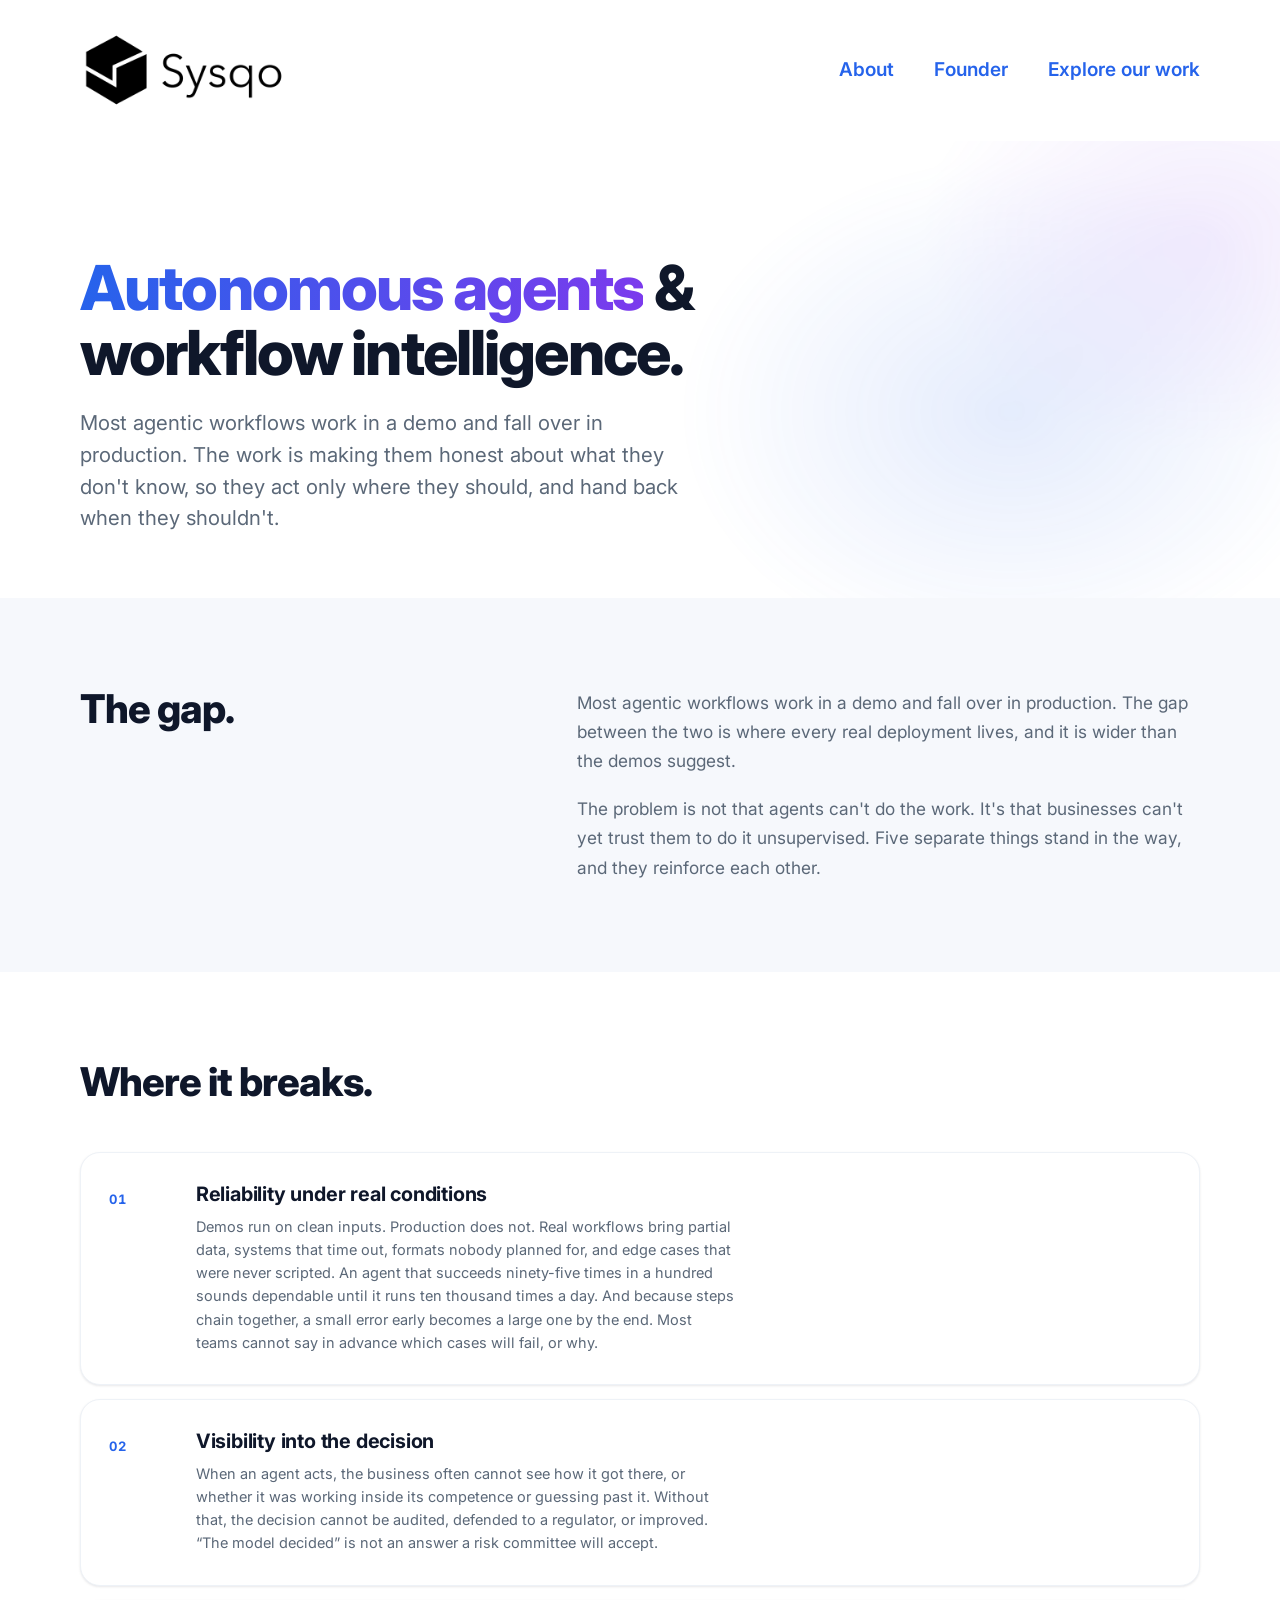
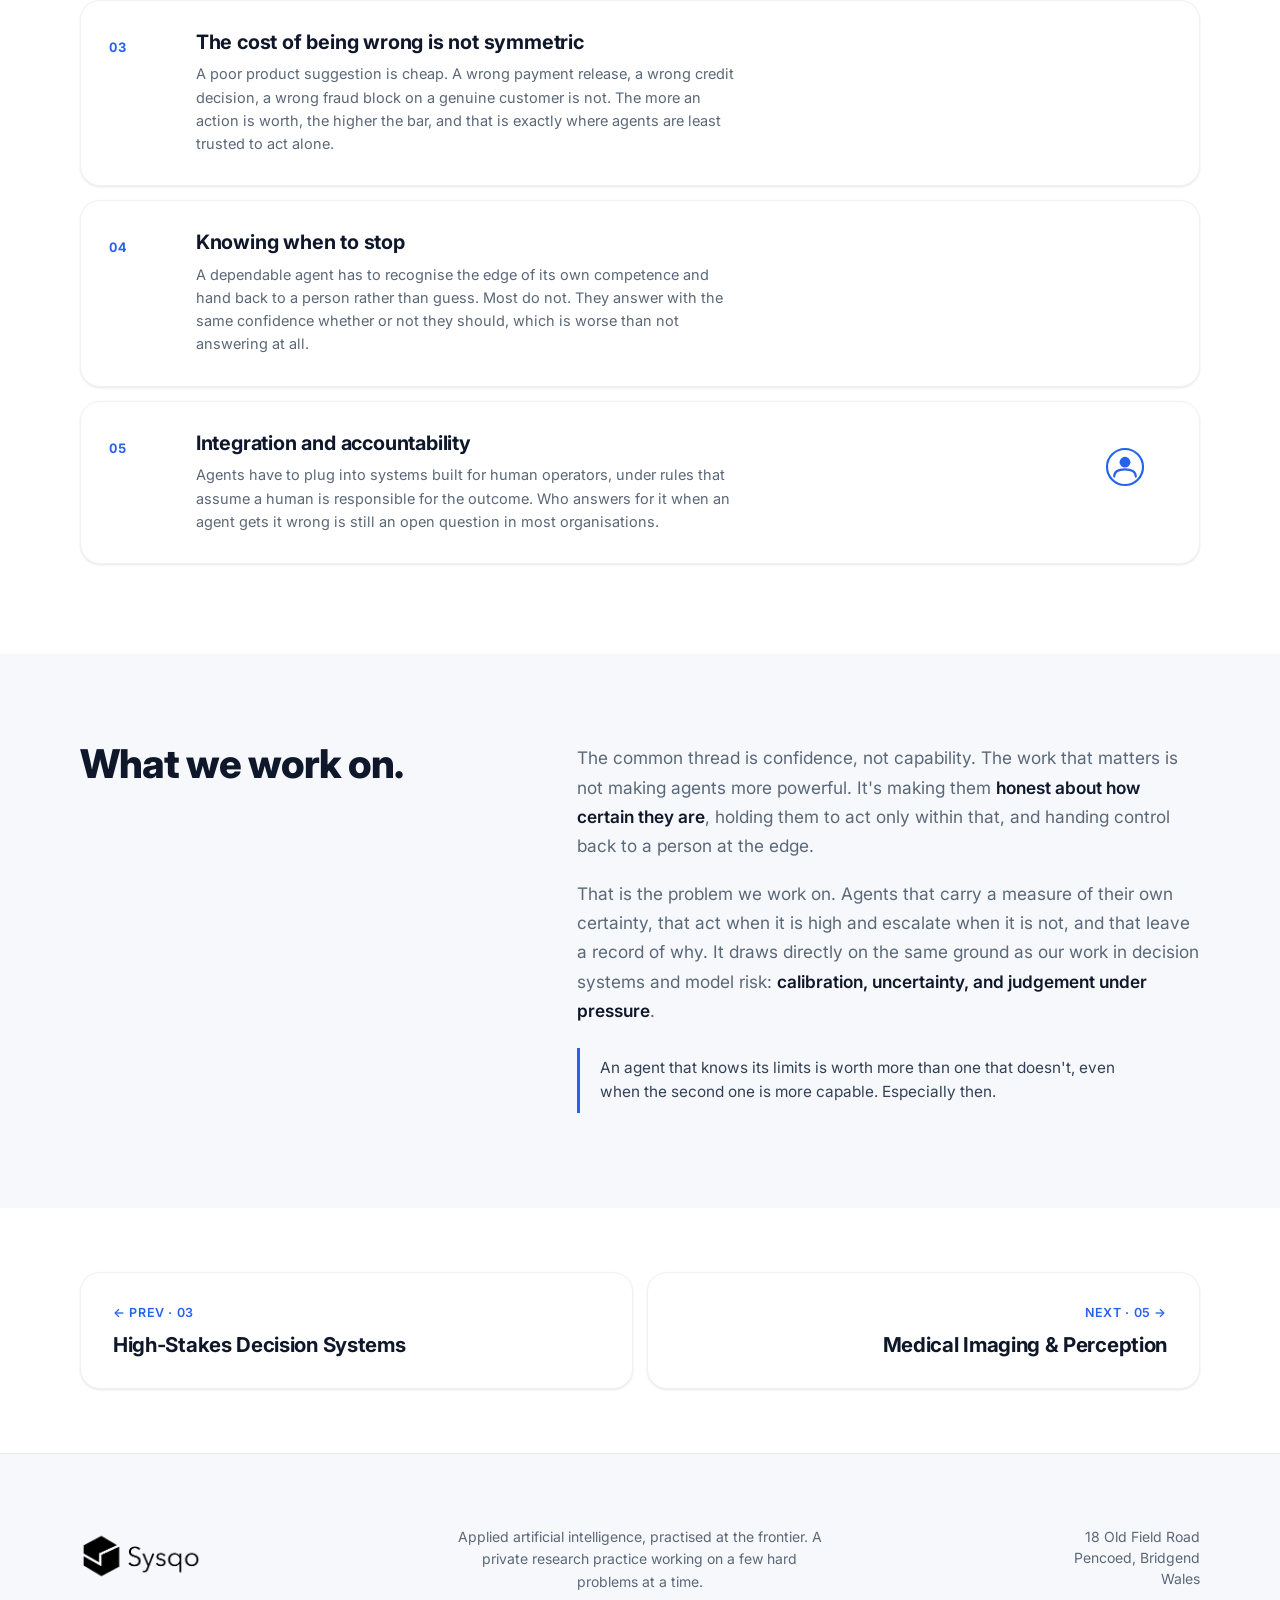
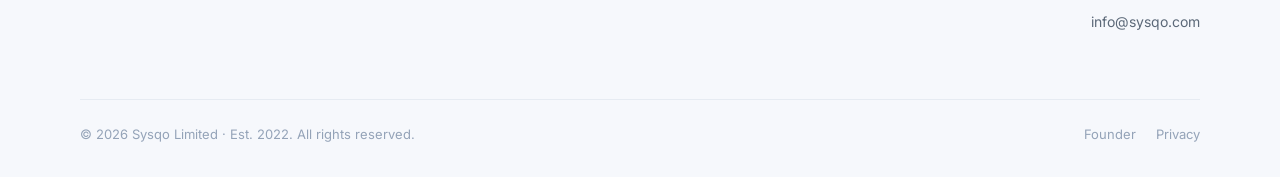
<file: agents.html>
<!DOCTYPE html>
<html lang="en">
<head>
<meta charset="UTF-8">
<meta name="viewport" content="width=device-width, initial-scale=1.0">
<title>Sysqo · Autonomous Agents &amp; Workflow Intelligence</title>
<meta name="description" content="AI systems that take action — planning, using tools, executing multi-step workflows, and completing real work end-to-end under human oversight.">
<link rel="canonical" href="https://sysqo.com/agents.html">
<link rel="sitemap" type="application/xml" href="/sitemap.xml">

<meta property="og:type"        content="website">
<meta property="og:url"         content="https://sysqo.com/agents.html">
<meta property="og:title"       content="Sysqo · Autonomous Agents &amp; Workflow Intelligence">
<meta property="og:description" content="AI systems that take action — planning, using tools, executing multi-step workflows, and completing real work end-to-end under human oversight.">
<meta property="og:image"        content="https://sysqo.com/assets/og-image.jpg">
<meta property="og:image:width"  content="1200">
<meta property="og:image:height" content="630">
<meta property="og:image:alt"    content="Sysqo">
<meta property="og:image"        content="https://sysqo.com/assets/og-image-square.jpg">
<meta property="og:image:width"  content="1200">
<meta property="og:image:height" content="1200">
<meta property="og:image:alt"    content="Sysqo">
<meta property="og:site_name"   content="Sysqo">

<meta name="twitter:card"        content="summary_large_image">
<meta name="twitter:title"       content="Sysqo · Autonomous Agents &amp; Workflow Intelligence">
<meta name="twitter:description" content="AI systems that take action — planning, using tools, executing multi-step workflows, and completing real work end-to-end under human oversight.">
<meta name="twitter:image"       content="https://sysqo.com/assets/og-image.jpg">

<link rel="icon" type="image/png" href="assets/favicon.png">
<link rel="apple-touch-icon" href="assets/favicon.png">
<link rel="preconnect" href="https://fonts.googleapis.com">
<link rel="preconnect" href="https://fonts.gstatic.com" crossorigin>
<link href="https://fonts.googleapis.com/css2?family=Inter:wght@400;500;600;700;800&display=swap" rel="stylesheet">
<link rel="stylesheet" href="assets/sysqo-saas.css">
<style>
  /* tumbling agent figure inside the "What we build" capability list */
  .cap-list{position:relative}
  .agent-figure{
    position:absolute;
    top:4%;
    right:clamp(44px,4vw,68px);
    width:48px;
    height:48px;
    color:var(--blue);
    z-index:5;
    pointer-events:none;
    /* three independent animations: continuous descent, pendulum sway during descent, idle bob after landing */
    animation:
      agentDescend 26s ease-in-out forwards,
      agentSway 8.7s ease-in-out 3 forwards,
      agentIdle 2.8s ease-in-out 26.1s infinite;
  }
  .agent-figure svg{display:block;width:100%;height:100%}
  /* slow continuous descent with a small landing rebound */
  @keyframes agentDescend{
    0%   { top: 4%; }
    90%  { top: 88%; }
    93%  { top: 85.5%; }
    96%  { top: 88.5%; }
    100% { top: 88%; }
  }
  /* pendulum sway — slight translate + matching tilt, three cycles during descent */
  @keyframes agentSway{
    0%, 100% { transform: translateX(0) rotate(0deg); }
    25%      { transform: translateX(10px) rotate(10deg); }
    75%      { transform: translateX(-10px) rotate(-10deg); }
  }
  /* idle bob — gentle settled wait */
  @keyframes agentIdle{
    0%, 100% { top: 88%; transform: rotate(0deg); }
    50%      { top: 86%; transform: rotate(0deg); }
  }
  @media(max-width:680px){
    .agent-figure{
      top:clamp(56px,9vw,72px);
      left:clamp(22px,4vw,30px);
      right:auto;
      animation:none;
      transform:none;
    }
  }
  @media(prefers-reduced-motion:reduce){
    .agent-figure{animation:none;transform:none}
  }
</style>
<script type="application/ld+json">
{
  "@context": "https://schema.org",
  "@type": "Service",
  "name": "Autonomous Agents & Workflow Intelligence",
  "description": "AI systems that take action — planning, using tools, executing multi-step workflows, and completing real work end-to-end under human oversight.",
  "url": "https://sysqo.com/agents.html",
  "provider": {
    "@type": "Organization",
    "name": "Sysqo",
    "url": "https://sysqo.com"
  }
}
</script>
</head>
<body data-page="agents">

  <!-- NAV -->
  <nav class="nav" id="nav">
    <div class="nav-in">
      <a class="brand" href="index.html" aria-label="Sysqo homepage">
        <img src="assets/sysqo-wordmark.png" alt="Sysqo" width="1024" height="500" loading="eager">
      </a>
      <div class="nav-cta">
        <a class="nav-explore" href="about.html">About</a>
        <a class="nav-explore" href="founder.html">Founder</a>
        <a class="nav-explore" href="index.html#what-we-do">Explore our work</a>
        <button class="nav-burger" aria-label="Menu" aria-expanded="false" aria-controls="mobileMenu"><svg viewBox="0 0 24 24" fill="none" stroke="currentColor" stroke-width="2"><path d="M4 7h16M4 12h16M4 17h16"/></svg></button>
      </div>
    </div>
  </nav>

  <!-- MOBILE MENU -->
  <div class="mobile-menu" id="mobileMenu" aria-hidden="true">
    <button class="mobile-menu-close" aria-label="Close menu" type="button">
      <svg viewBox="0 0 24 24" fill="none" stroke="currentColor" stroke-width="2" stroke-linecap="round"><path d="M5 5l14 14M19 5L5 19"/></svg>
    </button>
    <nav class="mobile-menu-links" aria-label="Mobile menu">
      <a href="about.html" aria-label="About Sysqo">About</a>
      <a href="founder.html" aria-label="About the founder">Founder</a>
      <div class="menu-label">Practices</div>
      <a href="generative-media.html" aria-label="Generative Media &amp; Creative">Generative Media</a>
      <a href="lifespan.html" aria-label="Extending Human Lifespan">Extending Human Lifespan</a>
      <a href="decision-systems.html" aria-label="High-Stakes Decision Systems">Decision Systems</a>
      <a href="agents.html" aria-label="Autonomous Agents">Autonomous Agents</a>
      <a href="medical-imaging.html" aria-label="Medical Imaging &amp; Perception">Medical Imaging</a>
      <a href="local-llms.html" aria-label="Local &amp; Private LLMs">Local &amp; Private LLMs</a>
    </nav>
    <div class="mobile-menu-contact">
      <div class="label">Contact</div>
      <a href="mailto:info@sysqo.com" aria-label="Email Sysqo at info@sysqo.com">info@sysqo.com</a>
    </div>
  </div>
  <script src="assets/mobile-menu.js"></script>

  <!-- HERO -->
  <header class="ahero">
    <div class="wrap">
      <div class="inner rv">
        <h1 class="display" style="max-width:15ch"><span class="grad-text">Autonomous agents</span> &amp; workflow intelligence.</h1>
        <p class="lead">Most agentic workflows work in a demo and fall over in production. The work is making them honest about what they don't know, so they act only where they should, and hand back when they shouldn't.</p>
      </div>
    </div>
  </header>

  <section class="section soft">
    <div class="wrap">
      <div class="split">
        <h2 class="h-md rv">The gap.</h2>
        <div class="rv d1">
          <p class="body lg">Most agentic workflows work in a demo and fall over in production. The gap between the two is where every real deployment lives, and it is wider than the demos suggest.</p>
          <p class="body lg" style="margin-top:18px">The problem is not that agents can't do the work. It's that businesses can't yet trust them to do it unsupervised. Five separate things stand in the way, and they reinforce each other.</p>
        </div>
      </div>
    </div>
  </section>

  <section class="section">
    <div class="wrap">
      <div class="section-head rv"><h2 class="h-md">Where it breaks.</h2></div>
      <div class="cap-list">
        <div class="agent-figure" aria-hidden="true">
          <svg viewBox="0 0 40 40" fill="none" stroke="currentColor" stroke-width="1.8" stroke-linecap="round" stroke-linejoin="round">
            <circle cx="20" cy="20" r="15"/>
            <circle cx="20" cy="16" r="4.5" fill="currentColor" stroke="none"/>
            <path d="M11 28 C 11 23.5 15 22 20 22 C 25 22 29 23.5 29 28"/>
          </svg>
        </div>
        <div class="cap rv"><span class="cn">01</span><span><span class="ct">Reliability under real conditions</span><span class="cd">Demos run on clean inputs. Production does not. Real workflows bring partial data, systems that time out, formats nobody planned for, and edge cases that were never scripted. An agent that succeeds ninety-five times in a hundred sounds dependable until it runs ten thousand times a day. And because steps chain together, a small error early becomes a large one by the end. Most teams cannot say in advance which cases will fail, or why.</span></span></div>
        <div class="cap rv d1"><span class="cn">02</span><span><span class="ct">Visibility into the decision</span><span class="cd">When an agent acts, the business often cannot see how it got there, or whether it was working inside its competence or guessing past it. Without that, the decision cannot be audited, defended to a regulator, or improved. &ldquo;The model decided&rdquo; is not an answer a risk committee will accept.</span></span></div>
        <div class="cap rv d2"><span class="cn">03</span><span><span class="ct">The cost of being wrong is not symmetric</span><span class="cd">A poor product suggestion is cheap. A wrong payment release, a wrong credit decision, a wrong fraud block on a genuine customer is not. The more an action is worth, the higher the bar, and that is exactly where agents are least trusted to act alone.</span></span></div>
        <div class="cap rv"><span class="cn">04</span><span><span class="ct">Knowing when to stop</span><span class="cd">A dependable agent has to recognise the edge of its own competence and hand back to a person rather than guess. Most do not. They answer with the same confidence whether or not they should, which is worse than not answering at all.</span></span></div>
        <div class="cap rv d1"><span class="cn">05</span><span><span class="ct">Integration and accountability</span><span class="cd">Agents have to plug into systems built for human operators, under rules that assume a human is responsible for the outcome. Who answers for it when an agent gets it wrong is still an open question in most organisations.</span></span></div>
      </div>
    </div>
  </section>

  <section class="section soft">
    <div class="wrap">
      <div class="split">
        <h2 class="h-md rv">What we work on.</h2>
        <div class="rv d1">
          <p class="body lg">The common thread is confidence, not capability. The work that matters is not making agents more powerful. It's making them <strong>honest about how certain they are</strong>, holding them to act only within that, and handing control back to a person at the edge.</p>
          <p class="body lg" style="margin-top:18px">That is the problem we work on. Agents that carry a measure of their own certainty, that act when it is high and escalate when it is not, and that leave a record of why. It draws directly on the same ground as our work in decision systems and model risk: <strong>calibration, uncertainty, and judgement under pressure</strong>.</p>
          <div class="frame-note" style="margin-top:22px">An agent that knows its limits is worth more than one that doesn't, even when the second one is more capable. Especially then.</div>
        </div>
      </div>
    </div>
  </section>

  <nav class="area-nav">
    <a class="prev" href="decision-systems.html"><div class="lab">← Prev · 03</div><div class="ttl">High-Stakes Decision Systems</div></a>
    <a class="next" href="medical-imaging.html"><div class="lab">Next · 05 →</div><div class="ttl">Medical Imaging &amp; Perception</div></a>
  </nav>

  <!-- FOOTER -->
  <footer class="footer">
    <div class="wrap">
      <div class="foot-grid">
        <div class="foot-brand">
          <a class="brand" href="index.html" aria-label="Sysqo homepage">
            <img src="assets/sysqo-wordmark.png" alt="Sysqo" width="1024" height="500" loading="lazy">
          </a>
        </div>
        <div class="foot-tagline">
          <p>Applied artificial intelligence, practised at the frontier. A private research practice working on a few hard problems at a time.</p>
        </div>
        <div class="foot-col">
          <p>18 Old Field Road<br>Pencoed, Bridgend<br>Wales</p>
          <p style="margin-top:22px"><a href="mailto:info@sysqo.com" aria-label="Email Sysqo at info@sysqo.com">info@sysqo.com</a></p>
        </div>
      </div>
      <div class="foot-bottom">
        <p>© <span id="yr">2026</span> Sysqo Limited · Est. 2022. All rights reserved.</p>
        <div class="legal"><a href="founder.html">Founder</a><a href="privacy.html">Privacy</a></div>
      </div>
    </div>
  </footer>

  <script src="assets/sysqo-saas.js"></script>
</body>
</html>
</file>
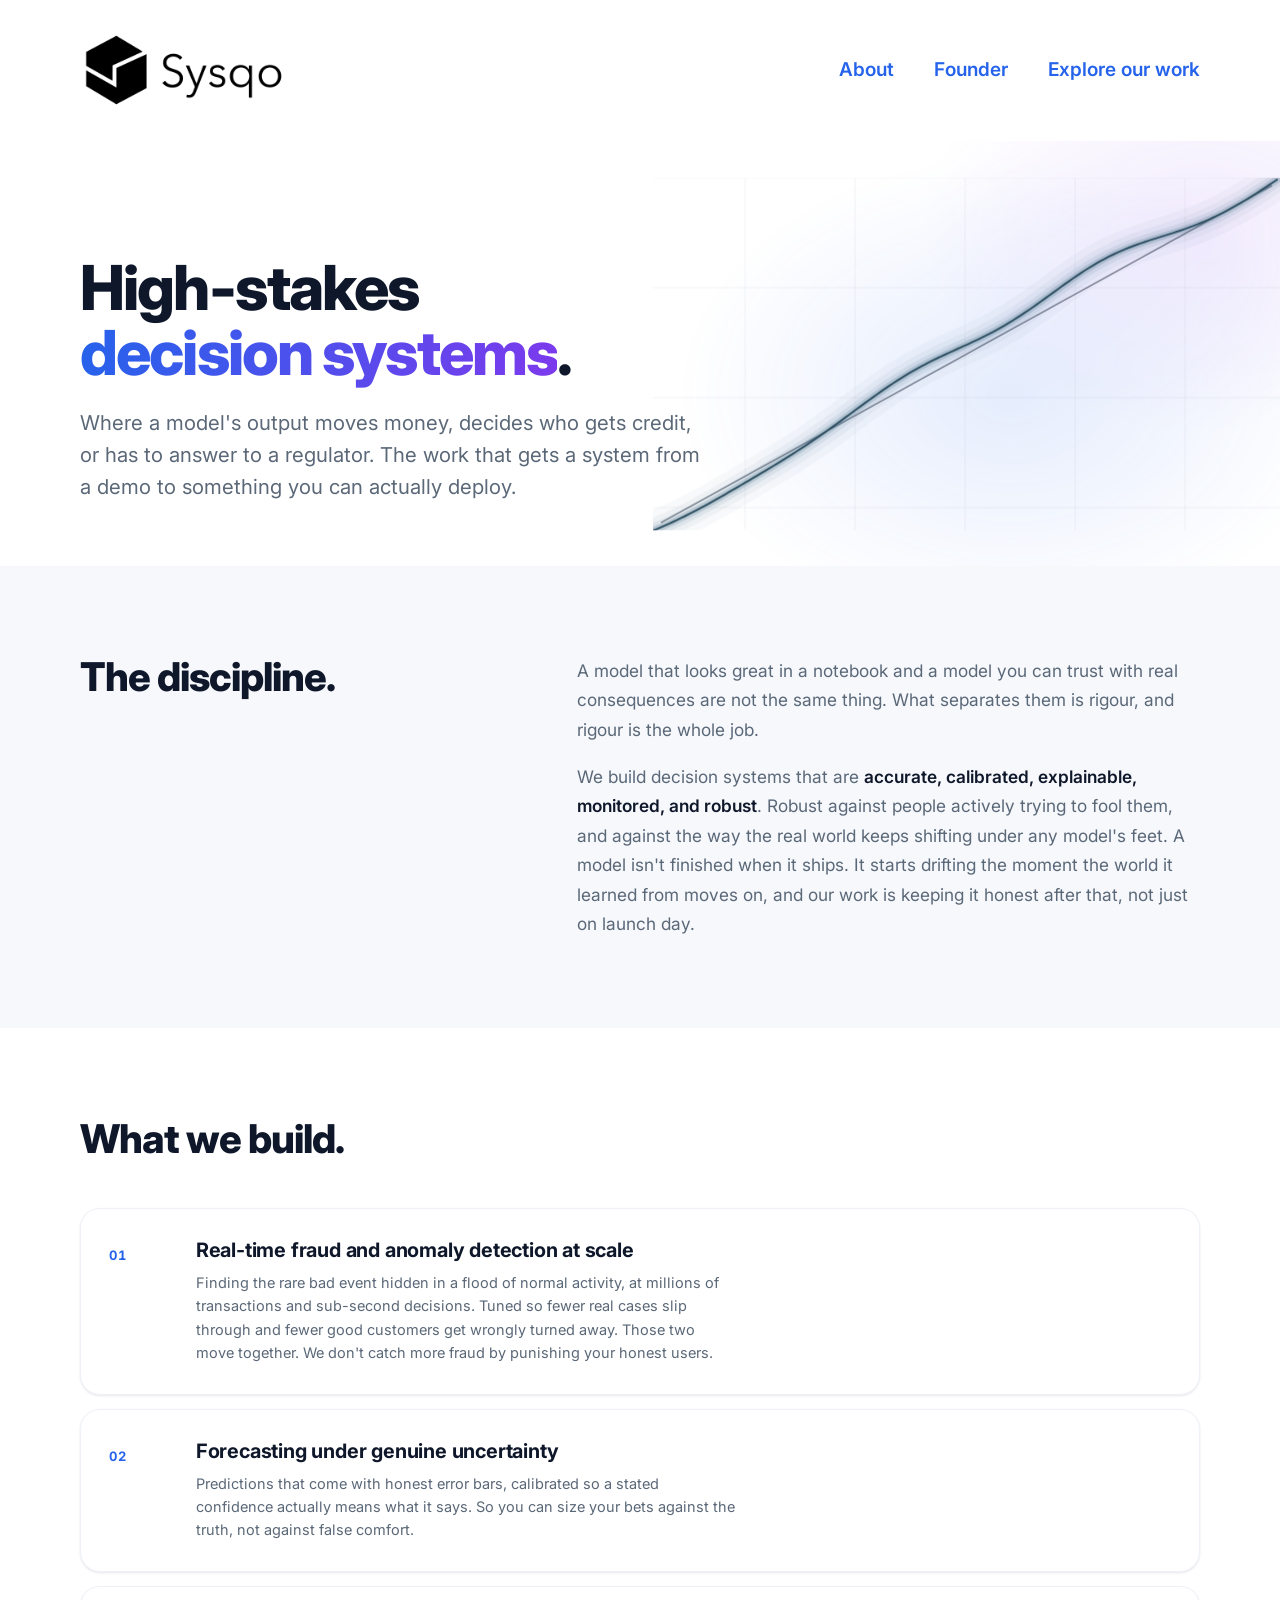
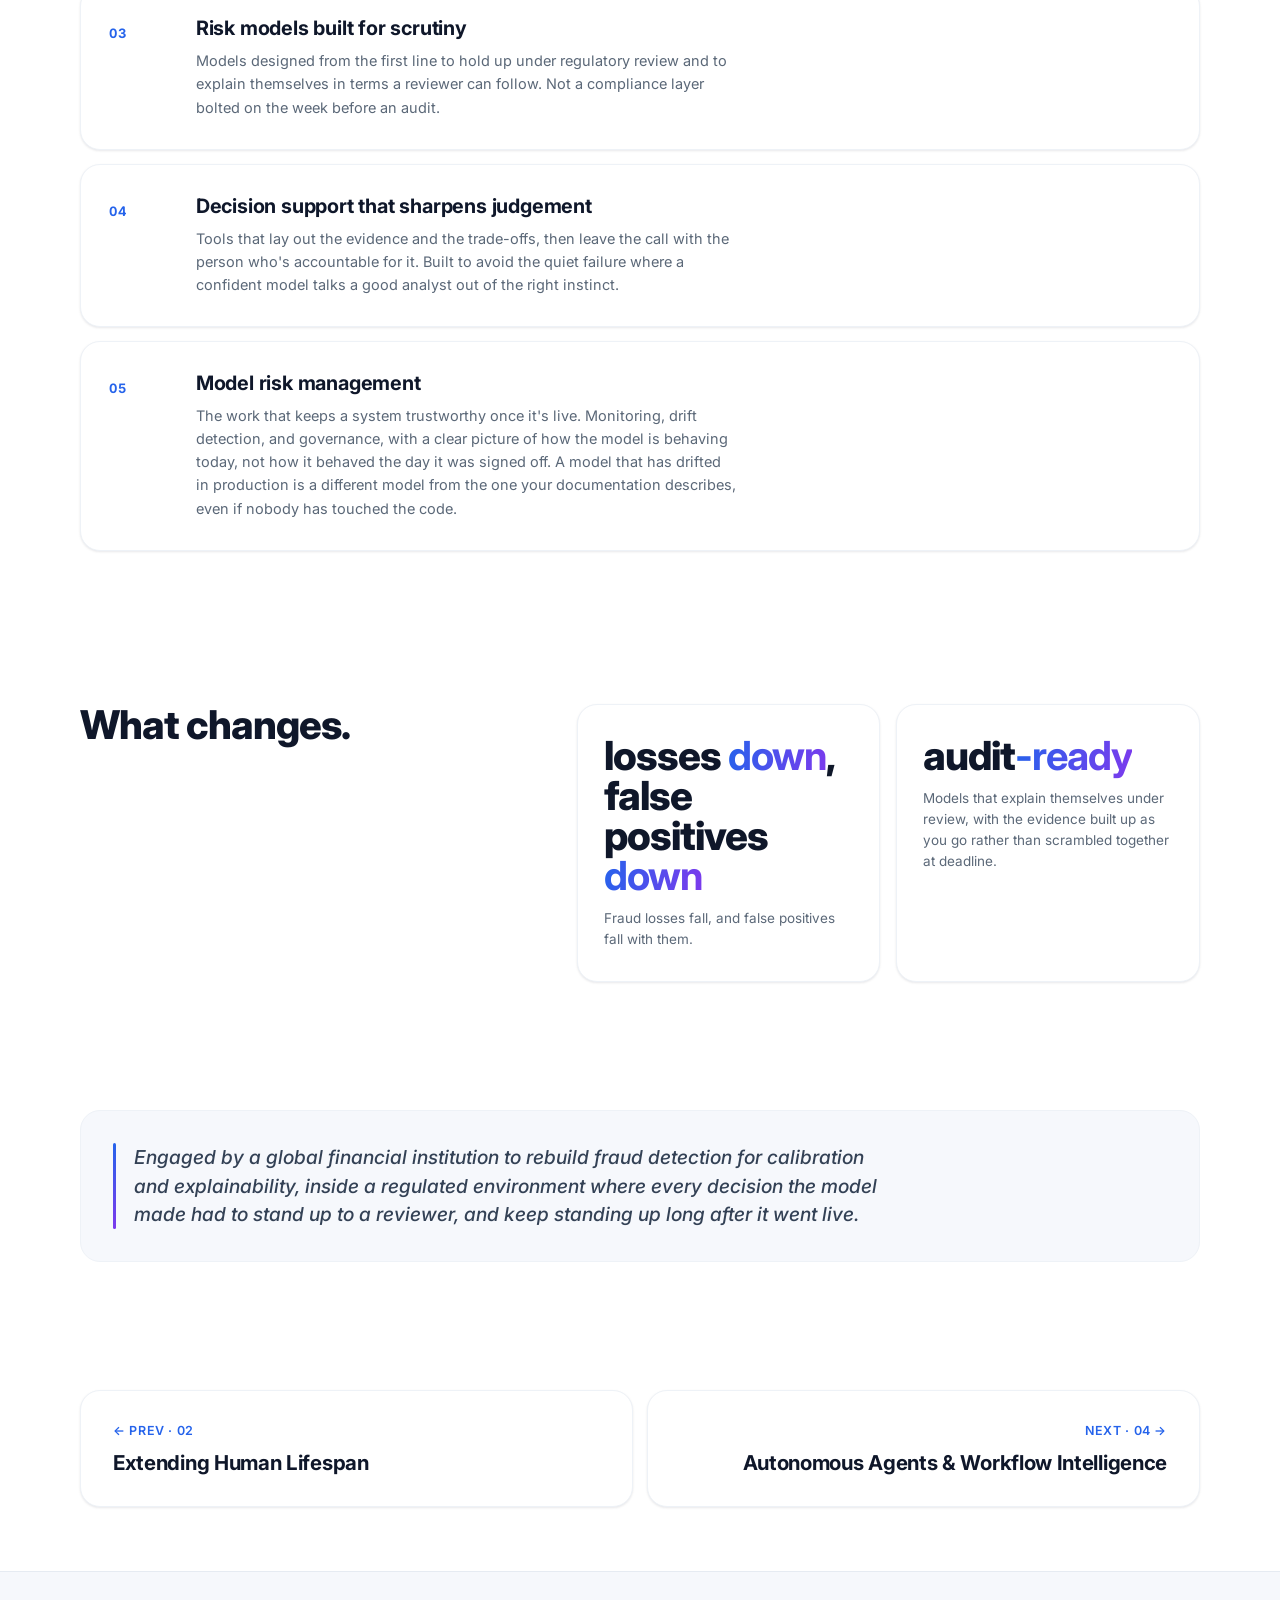
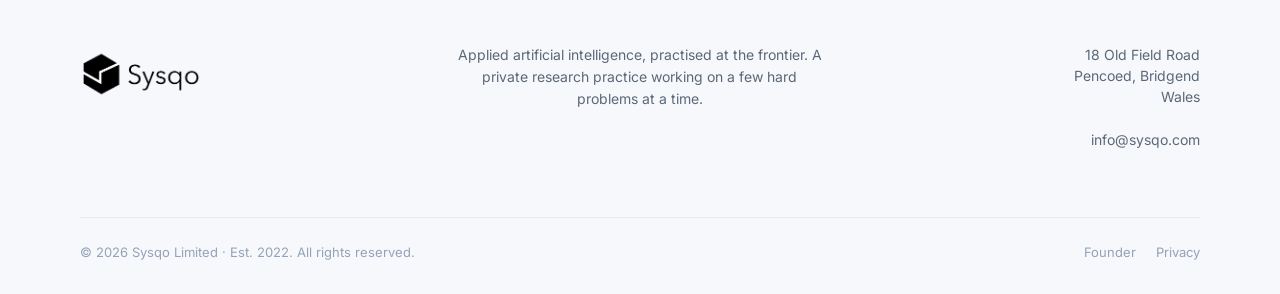
<file: decision-systems.html>
<!DOCTYPE html>
<html lang="en">
<head>
<meta charset="UTF-8">
<meta name="viewport" content="width=device-width, initial-scale=1.0">
<title>Sysqo · High-Stakes Decision Systems</title>
<meta name="description" content="Where AI carries real consequences in finance, compliance, and safety, the work is rigour: accurate, calibrated, explainable, monitored, robust.">
<link rel="canonical" href="https://sysqo.com/decision-systems.html">
<link rel="sitemap" type="application/xml" href="/sitemap.xml">

<meta property="og:type"        content="website">
<meta property="og:url"         content="https://sysqo.com/decision-systems.html">
<meta property="og:title"       content="Sysqo · High-Stakes Decision Systems">
<meta property="og:description" content="Where AI carries real consequences in finance, compliance, and safety, the work is rigour: accurate, calibrated, explainable, monitored, robust.">
<meta property="og:image"        content="https://sysqo.com/assets/og-image.jpg">
<meta property="og:image:width"  content="1200">
<meta property="og:image:height" content="630">
<meta property="og:image:alt"    content="Sysqo">
<meta property="og:image"        content="https://sysqo.com/assets/og-image-square.jpg">
<meta property="og:image:width"  content="1200">
<meta property="og:image:height" content="1200">
<meta property="og:image:alt"    content="Sysqo">
<meta property="og:site_name"   content="Sysqo">

<meta name="twitter:card"        content="summary_large_image">
<meta name="twitter:title"       content="Sysqo · High-Stakes Decision Systems">
<meta name="twitter:description" content="Where AI carries real consequences in finance, compliance, and safety, the work is rigour: accurate, calibrated, explainable, monitored, robust.">
<meta name="twitter:image"       content="https://sysqo.com/assets/og-image.jpg">

<link rel="icon" type="image/png" href="assets/favicon.png">
<link rel="apple-touch-icon" href="assets/favicon.png">
<link rel="preconnect" href="https://fonts.googleapis.com">
<link rel="preconnect" href="https://fonts.gstatic.com" crossorigin>
<link href="https://fonts.googleapis.com/css2?family=Inter:wght@400;500;600;700;800&display=swap" rel="stylesheet">
<link rel="stylesheet" href="assets/sysqo-saas.css">
<style>
  /* decision-systems hero: static calibration-curve illustration */
  .hero-chart{
    position:absolute;
    top:50%;
    right:0;
    transform:translateY(-50%);
    width:49%;
    aspect-ratio:16/9;
    border:0;
    background:transparent;
    z-index:1;
    pointer-events:none;
    user-select:none;
  }
  @media(max-width:860px){
    /* on mobile: animation fills the hero behind the text at 30% opacity */
    .hero-chart{
      width:100%;
      opacity:.3;
    }
  }
</style>
<script type="application/ld+json">
{
  "@context": "https://schema.org",
  "@type": "Service",
  "name": "High-Stakes Decision Systems",
  "description": "Where AI carries real consequences in finance, compliance, and safety, the work is rigour: accurate, calibrated, explainable, monitored, robust.",
  "url": "https://sysqo.com/decision-systems.html",
  "provider": {
    "@type": "Organization",
    "name": "Sysqo",
    "url": "https://sysqo.com"
  }
}
</script>
</head>
<body data-page="decision-systems">

  <!-- NAV -->
  <nav class="nav" id="nav">
    <div class="nav-in">
      <a class="brand" href="index.html" aria-label="Sysqo homepage">
        <img src="assets/sysqo-wordmark.png" alt="Sysqo" width="1024" height="500" loading="eager">
      </a>
      <div class="nav-cta">
        <a class="nav-explore" href="about.html">About</a>
        <a class="nav-explore" href="founder.html">Founder</a>
        <a class="nav-explore" href="index.html#what-we-do">Explore our work</a>
        <button class="nav-burger" aria-label="Menu" aria-expanded="false" aria-controls="mobileMenu"><svg viewBox="0 0 24 24" fill="none" stroke="currentColor" stroke-width="2"><path d="M4 7h16M4 12h16M4 17h16"/></svg></button>
      </div>
    </div>
  </nav>

  <!-- MOBILE MENU -->
  <div class="mobile-menu" id="mobileMenu" aria-hidden="true">
    <button class="mobile-menu-close" aria-label="Close menu" type="button">
      <svg viewBox="0 0 24 24" fill="none" stroke="currentColor" stroke-width="2" stroke-linecap="round"><path d="M5 5l14 14M19 5L5 19"/></svg>
    </button>
    <nav class="mobile-menu-links" aria-label="Mobile menu">
      <a href="about.html" aria-label="About Sysqo">About</a>
      <a href="founder.html" aria-label="About the founder">Founder</a>
      <div class="menu-label">Practices</div>
      <a href="generative-media.html" aria-label="Generative Media &amp; Creative">Generative Media</a>
      <a href="lifespan.html" aria-label="Extending Human Lifespan">Extending Human Lifespan</a>
      <a href="decision-systems.html" aria-label="High-Stakes Decision Systems">Decision Systems</a>
      <a href="agents.html" aria-label="Autonomous Agents">Autonomous Agents</a>
      <a href="medical-imaging.html" aria-label="Medical Imaging &amp; Perception">Medical Imaging</a>
      <a href="local-llms.html" aria-label="Local &amp; Private LLMs">Local &amp; Private LLMs</a>
    </nav>
    <div class="mobile-menu-contact">
      <div class="label">Contact</div>
      <a href="mailto:info@sysqo.com" aria-label="Email Sysqo at info@sysqo.com">info@sysqo.com</a>
    </div>
  </div>
  <script src="assets/mobile-menu.js"></script>

  <!-- HERO -->
  <header class="ahero">
    <iframe class="hero-chart" src="assets/decision-hero.html?clean=1" title="Calibration curve illustration" aria-hidden="true" loading="eager"></iframe>
    <div class="wrap">
      <div class="inner rv">
        <h1 class="display" style="max-width:14ch">High-stakes <span class="grad-text">decision systems</span>.</h1>
        <p class="lead">Where a model's output moves money, decides who gets credit, or has to answer to a regulator. The work that gets a system from a demo to something you can actually deploy.</p>
      </div>
    </div>
  </header>

  <section class="section soft">
    <div class="wrap">
      <div class="split">
        <h2 class="h-md rv">The discipline.</h2>
        <div class="rv d1">
          <p class="body lg">A model that looks great in a notebook and a model you can trust with real consequences are not the same thing. What separates them is rigour, and rigour is the whole job.</p>
          <p class="body lg" style="margin-top:18px">We build decision systems that are <strong>accurate, calibrated, explainable, monitored, and robust</strong>. Robust against people actively trying to fool them, and against the way the real world keeps shifting under any model's feet. A model isn't finished when it ships. It starts drifting the moment the world it learned from moves on, and our work is keeping it honest after that, not just on launch day.</p>
        </div>
      </div>
    </div>
  </section>

  <section class="section">
    <div class="wrap">
      <div class="section-head rv"><h2 class="h-md">What we build.</h2></div>
      <div class="cap-list">
        <div class="cap rv"><span class="cn">01</span><span><span class="ct">Real-time fraud and anomaly detection at scale</span><span class="cd">Finding the rare bad event hidden in a flood of normal activity, at millions of transactions and sub-second decisions. Tuned so fewer real cases slip through and fewer good customers get wrongly turned away. Those two move together. We don't catch more fraud by punishing your honest users.</span></span></div>
        <div class="cap rv d1"><span class="cn">02</span><span><span class="ct">Forecasting under genuine uncertainty</span><span class="cd">Predictions that come with honest error bars, calibrated so a stated confidence actually means what it says. So you can size your bets against the truth, not against false comfort.</span></span></div>
        <div class="cap rv d2"><span class="cn">03</span><span><span class="ct">Risk models built for scrutiny</span><span class="cd">Models designed from the first line to hold up under regulatory review and to explain themselves in terms a reviewer can follow. Not a compliance layer bolted on the week before an audit.</span></span></div>
        <div class="cap rv"><span class="cn">04</span><span><span class="ct">Decision support that sharpens judgement</span><span class="cd">Tools that lay out the evidence and the trade-offs, then leave the call with the person who's accountable for it. Built to avoid the quiet failure where a confident model talks a good analyst out of the right instinct.</span></span></div>
        <div class="cap rv d1"><span class="cn">05</span><span><span class="ct">Model risk management</span><span class="cd">The work that keeps a system trustworthy once it's live. Monitoring, drift detection, and governance, with a clear picture of how the model is behaving today, not how it behaved the day it was signed off. A model that has drifted in production is a different model from the one your documentation describes, even if nobody has touched the code.</span></span></div>
      </div>
    </div>
  </section>

  <section class="section tight">
    <div class="wrap">
      <div class="split">
        <h2 class="h-md rv">What changes.</h2>
        <div class="rv d1">
          <div class="figs">
            <div class="fig"><div class="fv">losses <span class="u">down</span>, false positives <span class="u">down</span></div><div class="fl">Fraud losses fall, and false positives fall with them.</div></div>
            <div class="fig"><div class="fv">audit<span class="u">-ready</span></div><div class="fl">Models that explain themselves under review, with the evidence built up as you go rather than scrambled together at deadline.</div></div>
          </div>
        </div>
      </div>
    </div>
  </section>

  <section class="section tight">
    <div class="wrap rv">
      <div class="note-client">
        <span class="tx">Engaged by a global financial institution to rebuild fraud detection for calibration and explainability, inside a regulated environment where every decision the model made had to stand up to a reviewer, and keep standing up long after it went live.</span>
      </div>
    </div>
  </section>

  <nav class="area-nav">
    <a class="prev" href="lifespan.html"><div class="lab">← Prev · 02</div><div class="ttl">Extending Human Lifespan</div></a>
    <a class="next" href="agents.html"><div class="lab">Next · 04 →</div><div class="ttl">Autonomous Agents &amp; Workflow Intelligence</div></a>
  </nav>

  <!-- FOOTER -->
  <footer class="footer">
    <div class="wrap">
      <div class="foot-grid">
        <div class="foot-brand">
          <a class="brand" href="index.html" aria-label="Sysqo homepage">
            <img src="assets/sysqo-wordmark.png" alt="Sysqo" width="1024" height="500" loading="lazy">
          </a>
        </div>
        <div class="foot-tagline">
          <p>Applied artificial intelligence, practised at the frontier. A private research practice working on a few hard problems at a time.</p>
        </div>
        <div class="foot-col">
          <p>18 Old Field Road<br>Pencoed, Bridgend<br>Wales</p>
          <p style="margin-top:22px"><a href="mailto:info@sysqo.com" aria-label="Email Sysqo at info@sysqo.com">info@sysqo.com</a></p>
        </div>
      </div>
      <div class="foot-bottom">
        <p>© <span id="yr">2026</span> Sysqo Limited · Est. 2022. All rights reserved.</p>
        <div class="legal"><a href="founder.html">Founder</a><a href="privacy.html">Privacy</a></div>
      </div>
    </div>
  </footer>

  <script src="assets/sysqo-saas.js"></script>
</body>
</html>
</file>
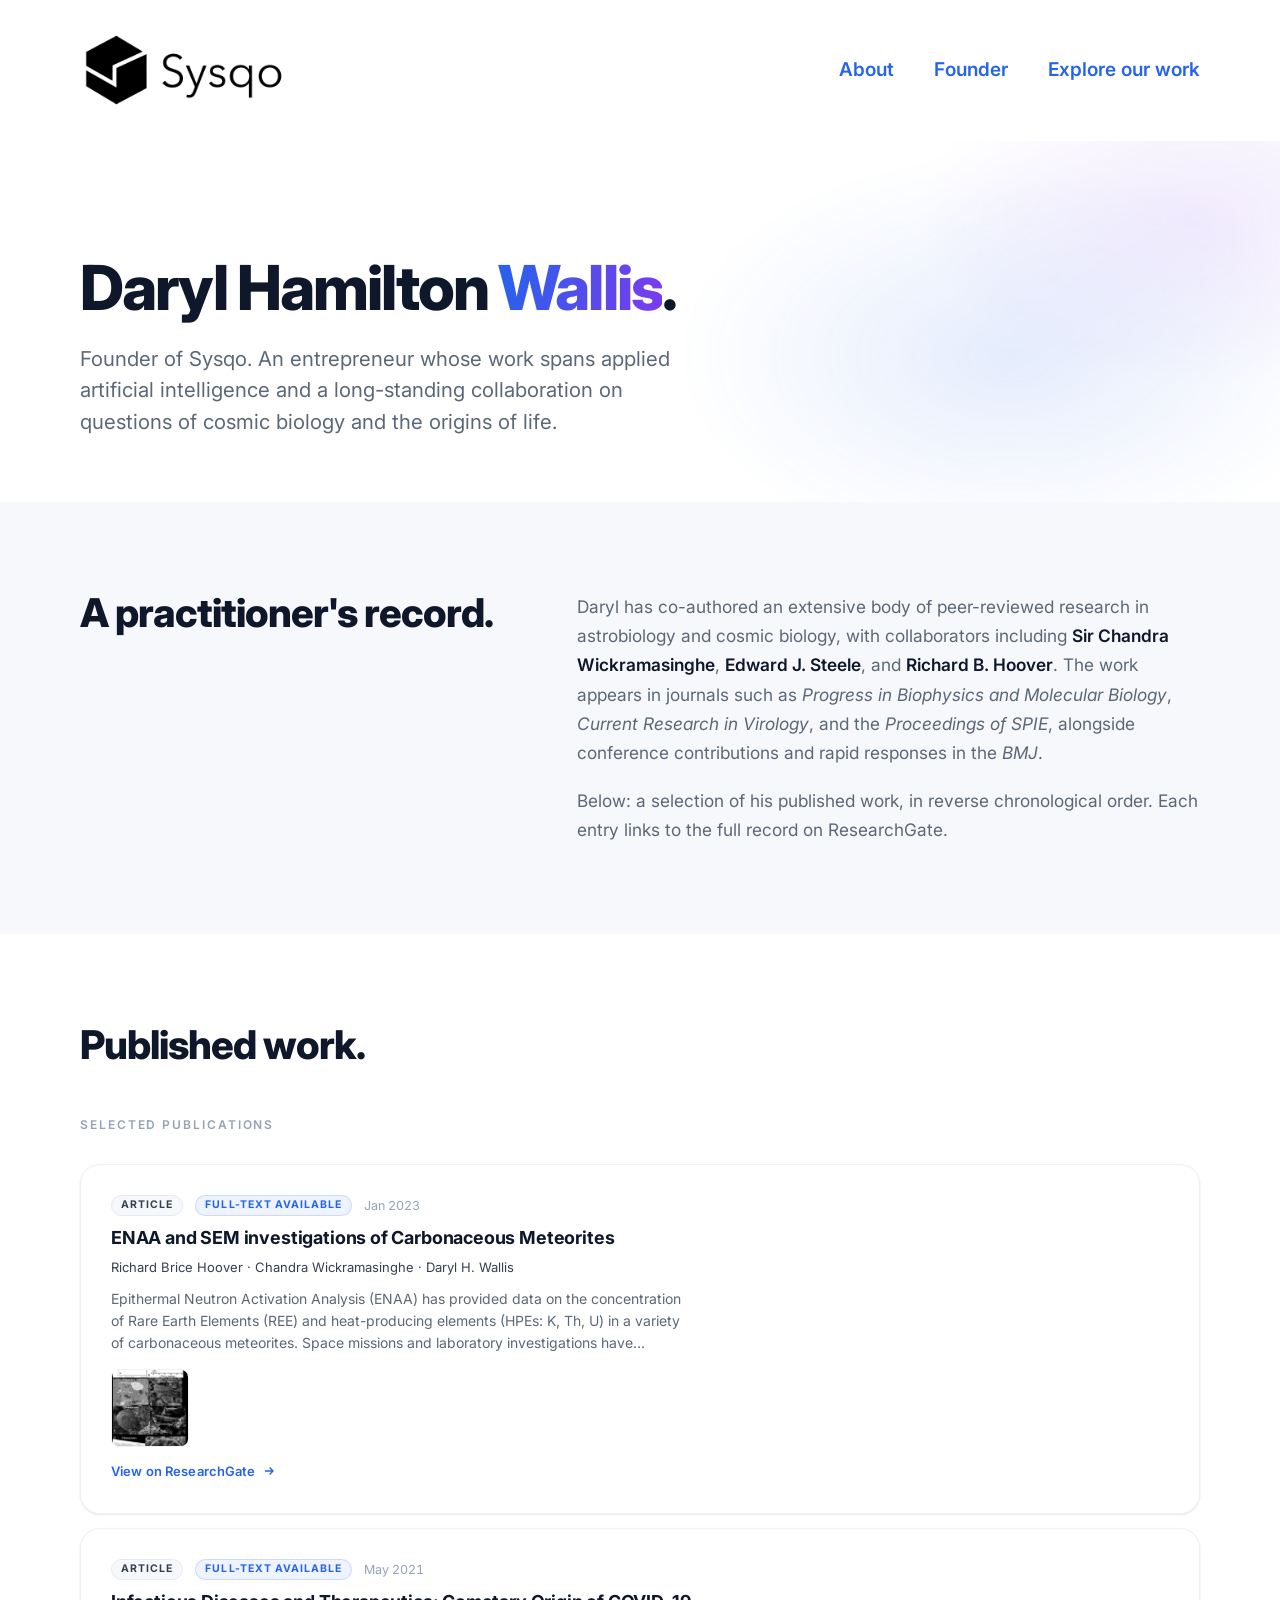
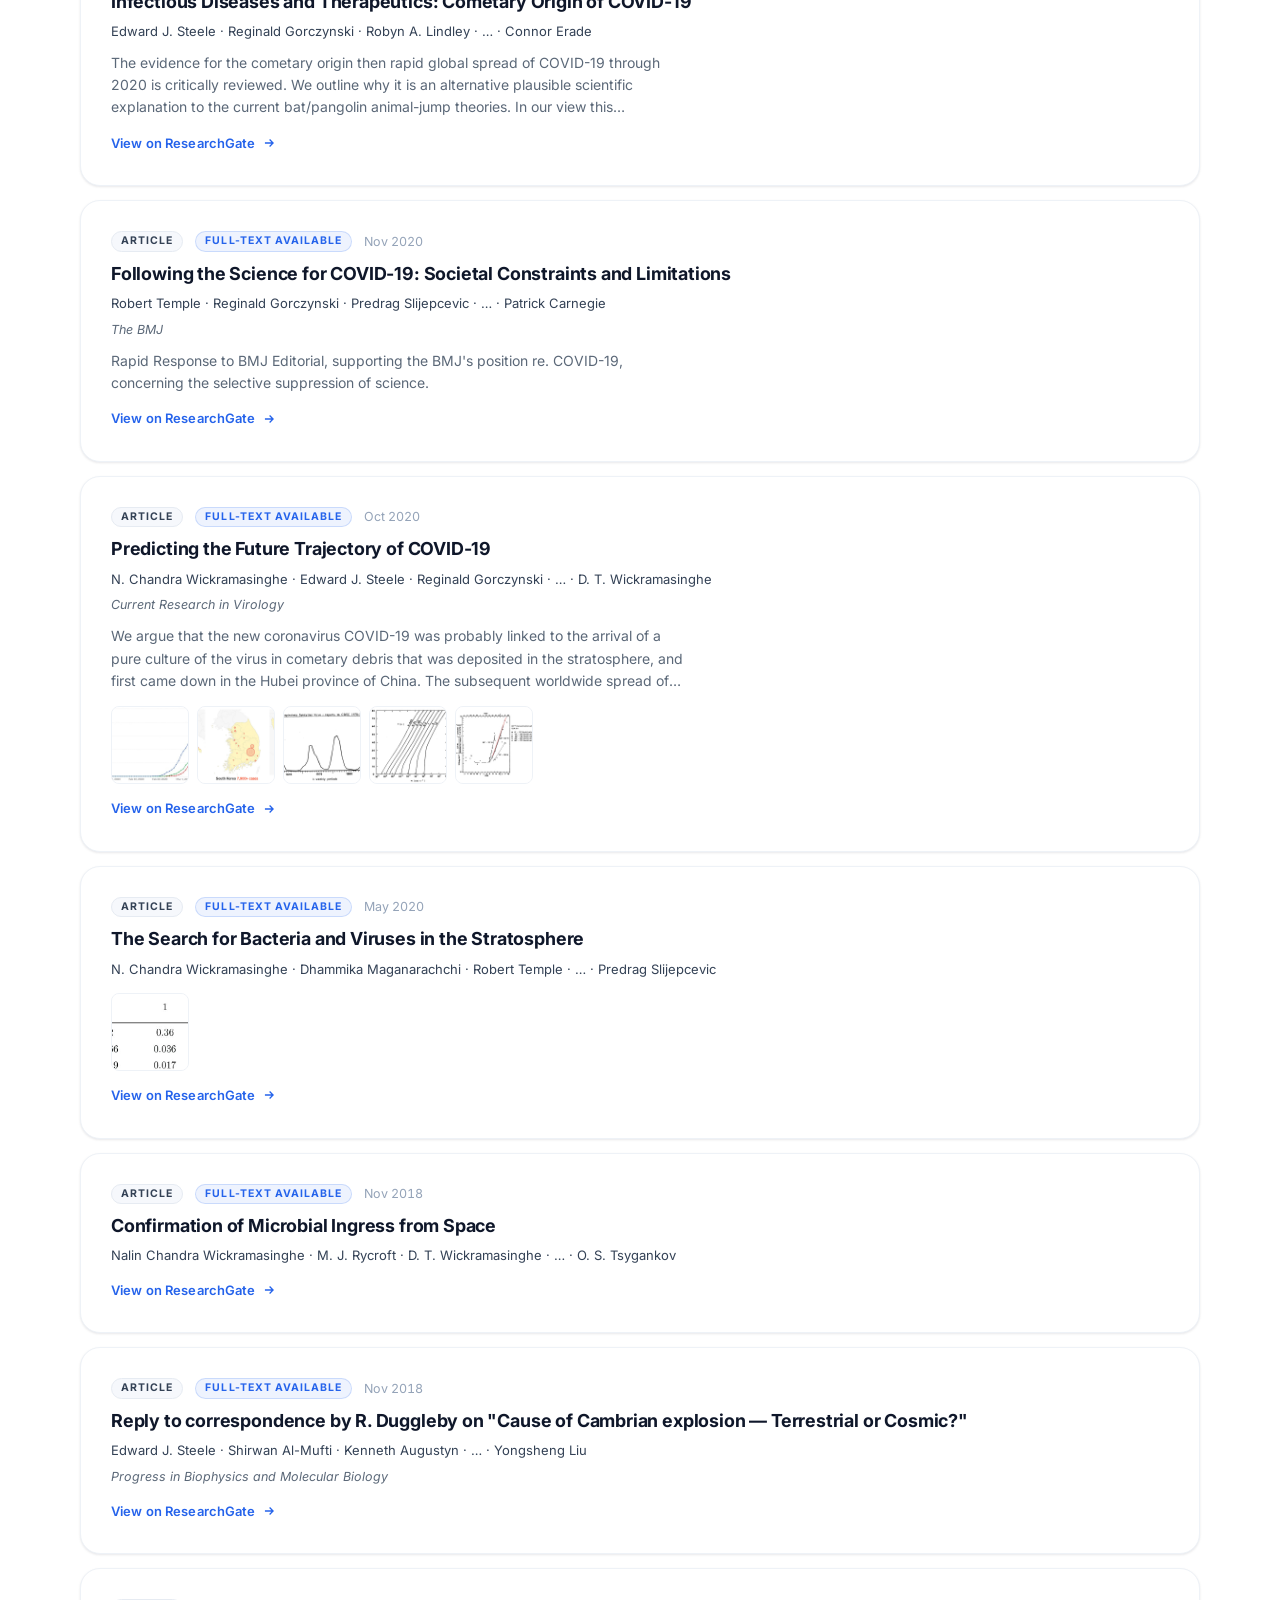
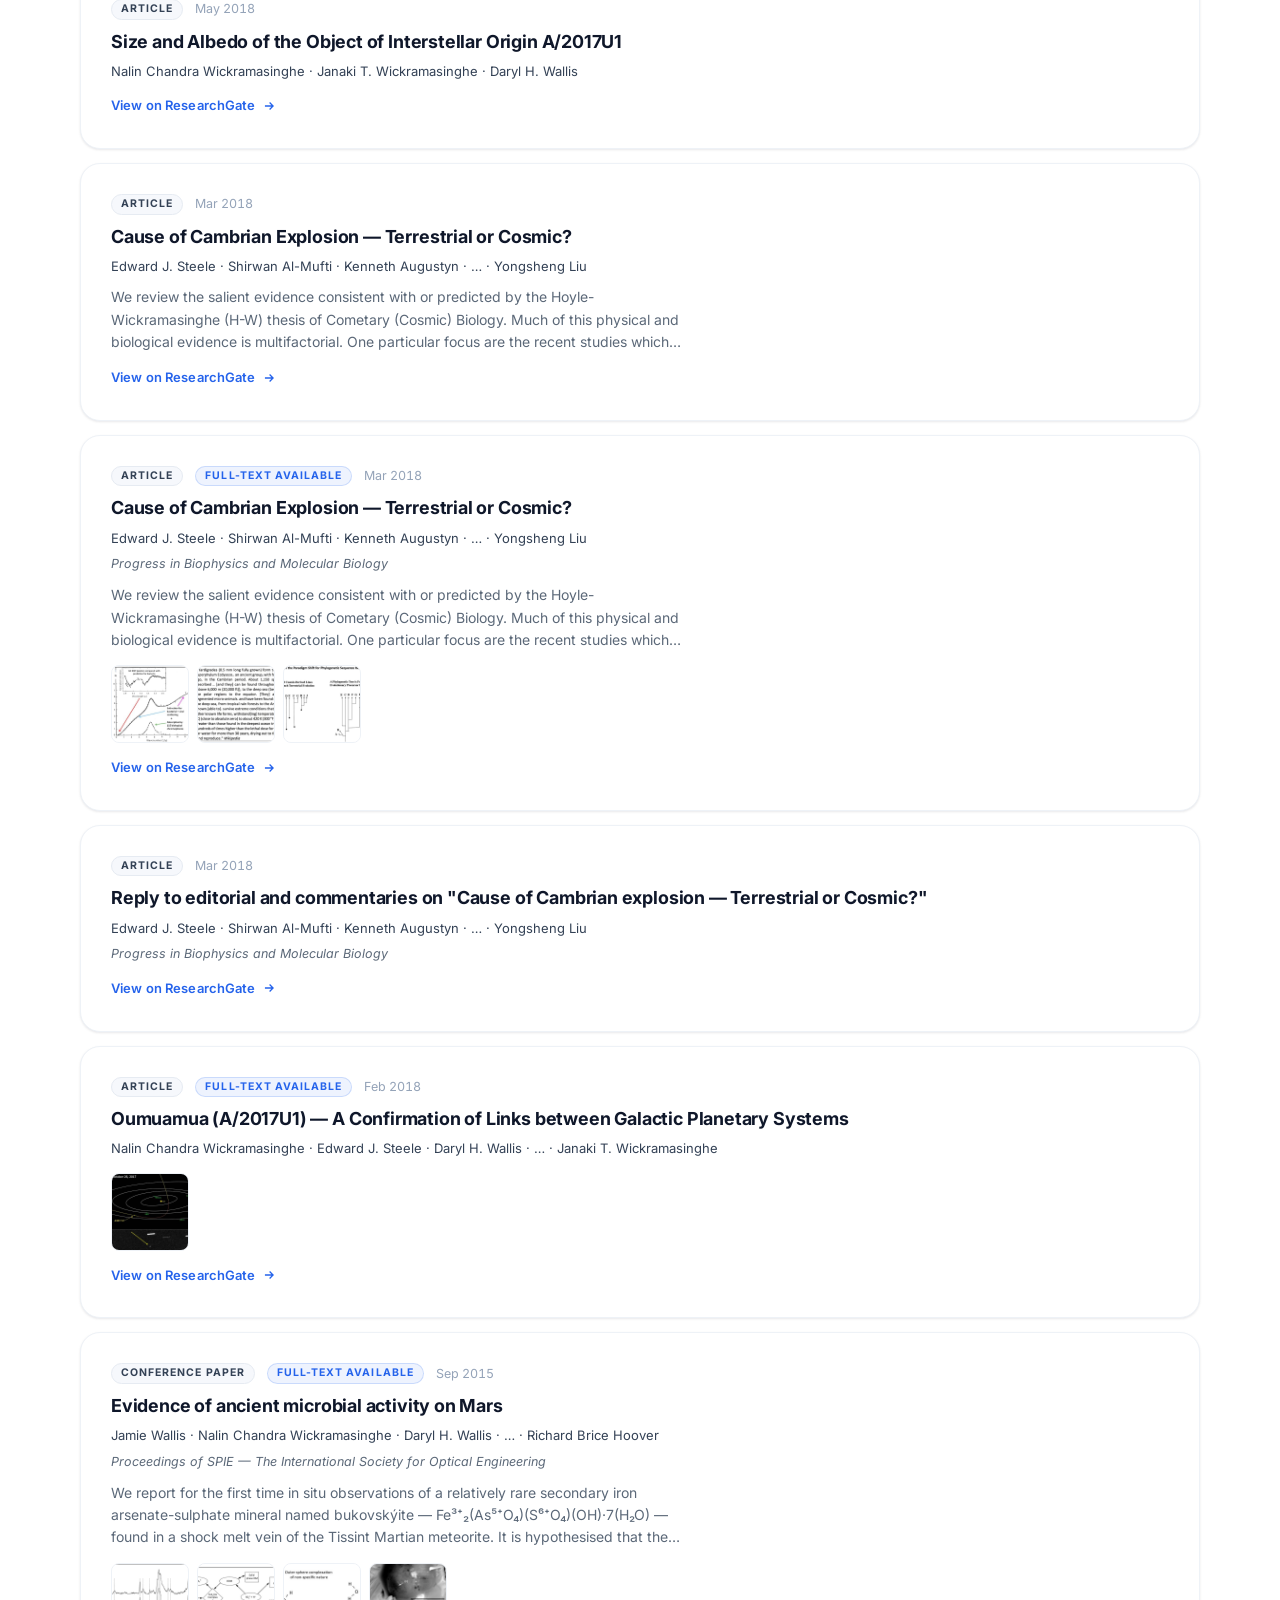
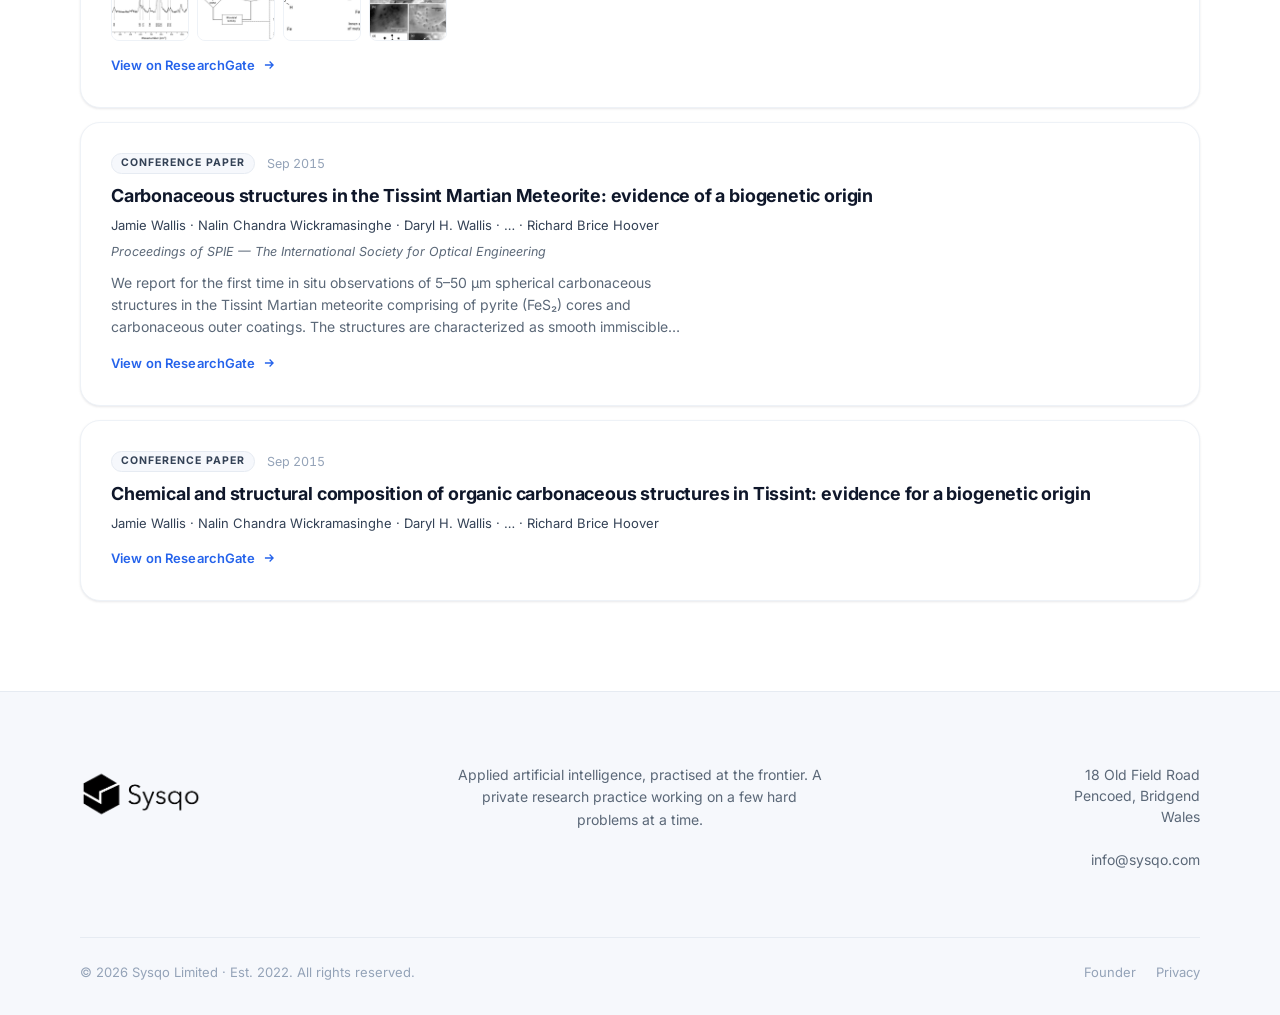
<file: founder.html>
<!DOCTYPE html>
<html lang="en">
<head>
<meta charset="UTF-8">
<meta name="viewport" content="width=device-width, initial-scale=1.0">
<title>Sysqo · Founder — Daryl Hamilton Wallis</title>
<meta name="description" content="Daryl Hamilton Wallis, founder of Sysqo. Engineer turned researcher, with published work spanning astrobiology, planetary science, and applied AI.">
<link rel="canonical" href="https://sysqo.com/founder.html">
<link rel="sitemap" type="application/xml" href="/sitemap.xml">

<meta property="og:type"        content="website">
<meta property="og:url"         content="https://sysqo.com/founder.html">
<meta property="og:title"       content="Sysqo · Founder — Daryl Hamilton Wallis">
<meta property="og:description" content="Daryl Hamilton Wallis, founder of Sysqo. Engineer turned researcher, with published work spanning astrobiology, planetary science, and applied AI.">
<meta property="og:image"        content="https://sysqo.com/assets/og-image.jpg">
<meta property="og:image:width"  content="1200">
<meta property="og:image:height" content="630">
<meta property="og:image:alt"    content="Sysqo">
<meta property="og:image"        content="https://sysqo.com/assets/og-image-square.jpg">
<meta property="og:image:width"  content="1200">
<meta property="og:image:height" content="1200">
<meta property="og:image:alt"    content="Sysqo">
<meta property="og:site_name"   content="Sysqo">

<meta name="twitter:card"        content="summary_large_image">
<meta name="twitter:title"       content="Sysqo · Founder — Daryl Hamilton Wallis">
<meta name="twitter:description" content="Daryl Hamilton Wallis, founder of Sysqo. Engineer turned researcher, with published work spanning astrobiology, planetary science, and applied AI.">
<meta name="twitter:image"       content="https://sysqo.com/assets/og-image.jpg">

<link rel="icon" type="image/png" href="assets/favicon.png">
<link rel="apple-touch-icon" href="assets/favicon.png">
<link rel="preconnect" href="https://fonts.googleapis.com">
<link rel="preconnect" href="https://fonts.gstatic.com" crossorigin>
<link href="https://fonts.googleapis.com/css2?family=Inter:wght@400;500;600;700;800&display=swap" rel="stylesheet">
<link rel="stylesheet" href="assets/sysqo-saas.css">
<style>
  /* publication list — tuned to the SYSQO theme */
  .pubs-head{display:flex;align-items:baseline;justify-content:space-between;gap:24px;margin-bottom:clamp(20px,2.4vw,32px)}
  .pubs-head .count{font-size:12px;font-weight:600;letter-spacing:.16em;text-transform:uppercase;color:var(--faint);font-variant-numeric:tabular-nums}
  .pub-list{display:grid;gap:14px}
  .pub-card{
    background:var(--card);
    border:1px solid var(--line-soft);
    border-radius:var(--r-lg);
    padding:clamp(22px,2.4vw,30px) clamp(22px,2.4vw,30px);
    box-shadow:var(--shadow-sm);
    transition:transform .25s var(--ease),box-shadow .25s var(--ease),border-color .25s;
  }
  .pub-card:hover{transform:translateY(-2px);box-shadow:var(--shadow-md);border-color:#dde6f3}
  .pub-meta{display:flex;flex-wrap:wrap;gap:10px 12px;align-items:center;margin-bottom:10px}
  .pub-badge{font-size:10.5px;font-weight:700;letter-spacing:.1em;text-transform:uppercase;padding:4px 9px;border-radius:999px;line-height:1}
  .pub-badge-type{background:var(--bg-soft);color:var(--ink-2);border:1px solid var(--line)}
  .pub-badge-fulltext{background:rgba(37,99,235,0.08);color:var(--blue);border:1px solid rgba(37,99,235,0.18)}
  .pub-date{font-size:12.5px;color:var(--faint);font-variant-numeric:tabular-nums}
  .pub-title{font-size:clamp(16px,1.4vw,18.5px);font-weight:700;line-height:1.35;color:var(--ink);letter-spacing:-0.01em;margin-bottom:8px}
  .pub-title a{color:inherit;transition:color .2s}
  .pub-title a:hover{color:var(--blue)}
  .pub-authors{font-size:13px;color:var(--ink-2);line-height:1.5}
  .pub-journal{font-size:12.5px;color:var(--muted);font-style:italic;margin-top:6px}
  .pub-abstract{font-size:14px;color:var(--muted);line-height:1.6;max-width:64ch;margin-top:10px;
    display:-webkit-box;-webkit-line-clamp:3;-webkit-box-orient:vertical;overflow:hidden}
  .pub-link{display:inline-flex;align-items:center;gap:6px;margin-top:14px;font-size:13px;font-weight:600;color:var(--blue);letter-spacing:.01em;transition:gap .2s var(--ease),color .2s}
  .pub-link:hover{gap:10px;color:var(--blue-deep)}
  .pub-link svg{width:14px;height:14px}
  .pub-thumbs{display:flex;flex-wrap:wrap;gap:8px;margin-top:14px}
  .pub-thumbs a{display:block;width:78px;height:78px;overflow:hidden;border-radius:8px;border:1px solid var(--line-soft);background:var(--bg-soft);transition:transform .2s var(--ease),border-color .2s}
  .pub-thumbs a:hover{transform:translateY(-2px);border-color:var(--blue)}
  .pub-thumbs img{width:100%;height:100%;object-fit:cover;display:block}
</style>
<script type="application/ld+json">
{
  "@context": "https://schema.org",
  "@type": "Person",
  "name": "Daryl Hamilton Wallis",
  "url": "https://sysqo.com/founder.html",
  "worksFor": { "@type": "Organization", "name": "Sysqo", "url": "https://sysqo.com" }
}
</script>
</head>
<body data-page="founder">

  <!-- NAV -->
  <nav class="nav" id="nav">
    <div class="nav-in">
      <a class="brand" href="index.html" aria-label="Sysqo homepage">
        <img src="assets/sysqo-wordmark.png" alt="Sysqo" width="1024" height="500" loading="eager">
      </a>
      <div class="nav-cta">
        <a class="nav-explore" href="about.html">About</a>
        <a class="nav-explore" href="founder.html">Founder</a>
        <a class="nav-explore" href="index.html#what-we-do">Explore our work</a>
        <button class="nav-burger" aria-label="Menu" aria-expanded="false" aria-controls="mobileMenu"><svg viewBox="0 0 24 24" fill="none" stroke="currentColor" stroke-width="2"><path d="M4 7h16M4 12h16M4 17h16"/></svg></button>
      </div>
    </div>
  </nav>

  <!-- MOBILE MENU -->
  <div class="mobile-menu" id="mobileMenu" aria-hidden="true">
    <button class="mobile-menu-close" aria-label="Close menu" type="button">
      <svg viewBox="0 0 24 24" fill="none" stroke="currentColor" stroke-width="2" stroke-linecap="round"><path d="M5 5l14 14M19 5L5 19"/></svg>
    </button>
    <nav class="mobile-menu-links" aria-label="Mobile menu">
      <a href="about.html" aria-label="About Sysqo">About</a>
      <a href="founder.html" aria-label="About the founder">Founder</a>
      <div class="menu-label">Practices</div>
      <a href="generative-media.html" aria-label="Generative Media &amp; Creative">Generative Media</a>
      <a href="lifespan.html" aria-label="Extending Human Lifespan">Extending Human Lifespan</a>
      <a href="decision-systems.html" aria-label="High-Stakes Decision Systems">Decision Systems</a>
      <a href="agents.html" aria-label="Autonomous Agents">Autonomous Agents</a>
      <a href="medical-imaging.html" aria-label="Medical Imaging &amp; Perception">Medical Imaging</a>
      <a href="local-llms.html" aria-label="Local &amp; Private LLMs">Local &amp; Private LLMs</a>
    </nav>
    <div class="mobile-menu-contact">
      <div class="label">Contact</div>
      <a href="mailto:info@sysqo.com" aria-label="Email Sysqo at info@sysqo.com">info@sysqo.com</a>
    </div>
  </div>
  <script src="assets/mobile-menu.js"></script>

  <!-- HERO -->
  <header class="ahero">
    <div class="wrap">
      <div class="inner rv">
        <h1 class="display" style="max-width:16ch">Daryl Hamilton <span class="grad-text">Wallis</span>.</h1>
        <p class="lead">Founder of Sysqo. An entrepreneur whose work spans applied artificial intelligence and a long-standing collaboration on questions of cosmic biology and the origins of life.</p>
      </div>
    </div>
  </header>

  <!-- BIO / FRAME -->
  <section class="section soft">
    <div class="wrap">
      <div class="split">
        <h2 class="h-md rv">A practitioner's record.</h2>
        <div class="rv d1">
          <p class="body lg">Daryl has co-authored an extensive body of peer-reviewed research in astrobiology and cosmic biology, with collaborators including <strong>Sir Chandra Wickramasinghe</strong>, <strong>Edward J. Steele</strong>, and <strong>Richard B. Hoover</strong>. The work appears in journals such as <em>Progress in Biophysics and Molecular Biology</em>, <em>Current Research in Virology</em>, and the <em>Proceedings of SPIE</em>, alongside conference contributions and rapid responses in the <em>BMJ</em>.</p>
          <p class="body lg" style="margin-top:18px">Below: a selection of his published work, in reverse chronological order. Each entry links to the full record on ResearchGate.</p>
        </div>
      </div>
    </div>
  </section>

  <!-- PUBLICATIONS -->
  <section class="section">
    <div class="wrap">
      <div class="section-head rv">
        <h2 class="h-md">Published work.</h2>
      </div>
      <div class="pubs-head rv">
        <span class="count">Selected publications</span>
      </div>

      <div class="pub-list">

        <article class="pub-card rv">
          <div class="pub-meta">
            <span class="pub-badge pub-badge-type">Article</span>
            <span class="pub-badge pub-badge-fulltext">Full-text available</span>
            <span class="pub-date">Jan 2023</span>
          </div>
          <h3 class="pub-title"><a href="https://www.researchgate.net/publication/366955039_ENAA_and_SEM_investigations_of_Carbonaceous_Meteorites" target="_blank" rel="noopener">ENAA and SEM investigations of Carbonaceous Meteorites</a></h3>
          <p class="pub-authors">Richard Brice Hoover · Chandra Wickramasinghe · Daryl H. Wallis</p>
          <p class="pub-abstract">Epithermal Neutron Activation Analysis (ENAA) has provided data on the concentration of Rare Earth Elements (REE) and heat-producing elements (HPEs: K, Th, U) in a variety of carbonaceous meteorites. Space missions and laboratory investigations have provided evidence for liquid water and a vast array of indigenous extraterrestrial organics and biomolecules…</p>
          <div class="pub-thumbs">
            <a href="https://www.researchgate.net/publication/366955039" target="_blank" rel="noopener" aria-label="ENAA and SEM investigations of Carbonaceous Meteorites"><img src="assets/founder/366955039-fig1.jpg" width="320" height="320" alt="Figure 1" loading="lazy"></a>
          </div>
          <a class="pub-link" href="https://www.researchgate.net/publication/366955039_ENAA_and_SEM_investigations_of_Carbonaceous_Meteorites" target="_blank" rel="noopener">View on ResearchGate<svg viewBox="0 0 24 24" fill="none" stroke="currentColor" stroke-width="2.2"><path d="M5 12h14M13 6l6 6-6 6"/></svg></a>
        </article>

        <article class="pub-card rv d1">
          <div class="pub-meta">
            <span class="pub-badge pub-badge-type">Article</span>
            <span class="pub-badge pub-badge-fulltext">Full-text available</span>
            <span class="pub-date">May 2021</span>
          </div>
          <h3 class="pub-title"><a href="https://www.researchgate.net/publication/351691028_Infectious_Diseases_and_Therapeutics_Cometary_Origin_of_COVID-19" target="_blank" rel="noopener">Infectious Diseases and Therapeutics: Cometary Origin of COVID-19</a></h3>
          <p class="pub-authors">Edward J. Steele · Reginald Gorczynski · Robyn A. Lindley · … · Connor Erade</p>
          <p class="pub-abstract">The evidence for the cometary origin then rapid global spread of COVID-19 through 2020 is critically reviewed. We outline why it is an alternative plausible scientific explanation to the current bat/pangolin animal-jump theories. In our view this explanation is consistent with all the available temporal unfolding scientific data (genomic, immunological…)</p>
          <a class="pub-link" href="https://www.researchgate.net/publication/351691028_Infectious_Diseases_and_Therapeutics_Cometary_Origin_of_COVID-19" target="_blank" rel="noopener">View on ResearchGate<svg viewBox="0 0 24 24" fill="none" stroke="currentColor" stroke-width="2.2"><path d="M5 12h14M13 6l6 6-6 6"/></svg></a>
        </article>

        <article class="pub-card rv d2">
          <div class="pub-meta">
            <span class="pub-badge pub-badge-type">Article</span>
            <span class="pub-badge pub-badge-fulltext">Full-text available</span>
            <span class="pub-date">Nov 2020</span>
          </div>
          <h3 class="pub-title"><a href="https://www.researchgate.net/publication/346266584_Folowing_the_Science_for_COVID-19_Societal_Constraints_and_Limitations" target="_blank" rel="noopener">Following the Science for COVID-19: Societal Constraints and Limitations</a></h3>
          <p class="pub-authors">Robert Temple · Reginald Gorczynski · Predrag Slijepcevic · … · Patrick Carnegie</p>
          <p class="pub-journal">The BMJ</p>
          <p class="pub-abstract">Rapid Response to BMJ Editorial, supporting the BMJ's position re. COVID-19, concerning the selective suppression of science.</p>
          <a class="pub-link" href="https://www.researchgate.net/publication/346266584_Folowing_the_Science_for_COVID-19_Societal_Constraints_and_Limitations" target="_blank" rel="noopener">View on ResearchGate<svg viewBox="0 0 24 24" fill="none" stroke="currentColor" stroke-width="2.2"><path d="M5 12h14M13 6l6 6-6 6"/></svg></a>
        </article>

        <article class="pub-card rv">
          <div class="pub-meta">
            <span class="pub-badge pub-badge-type">Article</span>
            <span class="pub-badge pub-badge-fulltext">Full-text available</span>
            <span class="pub-date">Oct 2020</span>
          </div>
          <h3 class="pub-title"><a href="https://www.researchgate.net/publication/344561527_Predicting_the_Future_Trajectory_of_COVID-19" target="_blank" rel="noopener">Predicting the Future Trajectory of COVID-19</a></h3>
          <p class="pub-authors">N. Chandra Wickramasinghe · Edward J. Steele · Reginald Gorczynski · … · D. T. Wickramasinghe</p>
          <p class="pub-journal">Current Research in Virology</p>
          <p class="pub-abstract">We argue that the new coronavirus COVID-19 was probably linked to the arrival of a pure culture of the virus in cometary debris that was deposited in the stratosphere, and first came down in the Hubei province of China. The subsequent worldwide spread of the virus has taken place by a combination of two effects: the deposition of further large quantities…</p>
          <div class="pub-thumbs">
            <a href="https://www.researchgate.net/publication/344561527" target="_blank" rel="noopener" aria-label="Predicting the Future Trajectory of COVID-19"><img src="assets/founder/344561527-fig1.jpg" width="320" height="320" alt="Figure 1" loading="lazy"></a>
            <a href="https://www.researchgate.net/publication/344561527" target="_blank" rel="noopener" aria-label="Predicting the Future Trajectory of COVID-19"><img src="assets/founder/344561527-fig2.jpg" width="320" height="320" alt="Figure 2" loading="lazy"></a>
            <a href="https://www.researchgate.net/publication/344561527" target="_blank" rel="noopener" aria-label="Predicting the Future Trajectory of COVID-19"><img src="assets/founder/344561527-fig3.jpg" width="320" height="320" alt="Figure 3" loading="lazy"></a>
            <a href="https://www.researchgate.net/publication/344561527" target="_blank" rel="noopener" aria-label="Predicting the Future Trajectory of COVID-19"><img src="assets/founder/344561527-fig4.jpg" width="320" height="320" alt="Figure 4" loading="lazy"></a>
            <a href="https://www.researchgate.net/publication/344561527" target="_blank" rel="noopener" aria-label="Predicting the Future Trajectory of COVID-19"><img src="assets/founder/344561527-fig5.jpg" width="320" height="320" alt="Figure 5" loading="lazy"></a>
          </div>
          <a class="pub-link" href="https://www.researchgate.net/publication/344561527_Predicting_the_Future_Trajectory_of_COVID-19" target="_blank" rel="noopener">View on ResearchGate<svg viewBox="0 0 24 24" fill="none" stroke="currentColor" stroke-width="2.2"><path d="M5 12h14M13 6l6 6-6 6"/></svg></a>
        </article>

        <article class="pub-card rv d1">
          <div class="pub-meta">
            <span class="pub-badge pub-badge-type">Article</span>
            <span class="pub-badge pub-badge-fulltext">Full-text available</span>
            <span class="pub-date">May 2020</span>
          </div>
          <h3 class="pub-title"><a href="https://www.researchgate.net/publication/341236861_The_Search_for_Bacteria_and_Viruses_in_the_Stratosphere" target="_blank" rel="noopener">The Search for Bacteria and Viruses in the Stratosphere</a></h3>
          <p class="pub-authors">N. Chandra Wickramasinghe · Dhammika Maganarachchi · Robert Temple · … · Predrag Slijepcevic</p>
          <div class="pub-thumbs">
            <a href="https://www.researchgate.net/publication/341236861" target="_blank" rel="noopener" aria-label="The Search for Bacteria and Viruses in the Stratosphere"><img src="assets/founder/341236861-tbl1.jpg" width="207" height="207" alt="Table 1" loading="lazy"></a>
          </div>
          <a class="pub-link" href="https://www.researchgate.net/publication/341236861_The_Search_for_Bacteria_and_Viruses_in_the_Stratosphere" target="_blank" rel="noopener">View on ResearchGate<svg viewBox="0 0 24 24" fill="none" stroke="currentColor" stroke-width="2.2"><path d="M5 12h14M13 6l6 6-6 6"/></svg></a>
        </article>

        <article class="pub-card rv d2">
          <div class="pub-meta">
            <span class="pub-badge pub-badge-type">Article</span>
            <span class="pub-badge pub-badge-fulltext">Full-text available</span>
            <span class="pub-date">Nov 2018</span>
          </div>
          <h3 class="pub-title"><a href="https://www.researchgate.net/publication/328668061_Confirmation_of_Microbial_Ingress_from_Space" target="_blank" rel="noopener">Confirmation of Microbial Ingress from Space</a></h3>
          <p class="pub-authors">Nalin Chandra Wickramasinghe · M. J. Rycroft · D. T. Wickramasinghe · … · O. S. Tsygankov</p>
          <a class="pub-link" href="https://www.researchgate.net/publication/328668061_Confirmation_of_Microbial_Ingress_from_Space" target="_blank" rel="noopener">View on ResearchGate<svg viewBox="0 0 24 24" fill="none" stroke="currentColor" stroke-width="2.2"><path d="M5 12h14M13 6l6 6-6 6"/></svg></a>
        </article>

        <article class="pub-card rv">
          <div class="pub-meta">
            <span class="pub-badge pub-badge-type">Article</span>
            <span class="pub-badge pub-badge-fulltext">Full-text available</span>
            <span class="pub-date">Nov 2018</span>
          </div>
          <h3 class="pub-title"><a href="https://www.researchgate.net/publication/328845304_Reply_to_Correspondence_by_R_Duggleby_Numerical_analysis_of_on_Steele_Al-Mufti_Augustyn_Chandrajith_Coghlan_Coulson_et_al_2018_Cause_of_Cambrian_explosion_-_Terrestrial_or_Cosmic" target="_blank" rel="noopener">Reply to correspondence by R. Duggleby on "Cause of Cambrian explosion — Terrestrial or Cosmic?"</a></h3>
          <p class="pub-authors">Edward J. Steele · Shirwan Al-Mufti · Kenneth Augustyn · … · Yongsheng Liu</p>
          <p class="pub-journal">Progress in Biophysics and Molecular Biology</p>
          <a class="pub-link" href="https://www.researchgate.net/publication/328845304_Reply_to_Correspondence_by_R_Duggleby_Numerical_analysis_of_on_Steele_Al-Mufti_Augustyn_Chandrajith_Coghlan_Coulson_et_al_2018_Cause_of_Cambrian_explosion_-_Terrestrial_or_Cosmic" target="_blank" rel="noopener">View on ResearchGate<svg viewBox="0 0 24 24" fill="none" stroke="currentColor" stroke-width="2.2"><path d="M5 12h14M13 6l6 6-6 6"/></svg></a>
        </article>

        <article class="pub-card rv d1">
          <div class="pub-meta">
            <span class="pub-badge pub-badge-type">Article</span>
            <span class="pub-date">May 2018</span>
          </div>
          <h3 class="pub-title"><a href="https://www.researchgate.net/publication/325021507_Size_and_Albedo_of_the_Object_of_Interstellar_Origin_A2017U1" target="_blank" rel="noopener">Size and Albedo of the Object of Interstellar Origin A/2017U1</a></h3>
          <p class="pub-authors">Nalin Chandra Wickramasinghe · Janaki T. Wickramasinghe · Daryl H. Wallis</p>
          <a class="pub-link" href="https://www.researchgate.net/publication/325021507_Size_and_Albedo_of_the_Object_of_Interstellar_Origin_A2017U1" target="_blank" rel="noopener">View on ResearchGate<svg viewBox="0 0 24 24" fill="none" stroke="currentColor" stroke-width="2.2"><path d="M5 12h14M13 6l6 6-6 6"/></svg></a>
        </article>

        <article class="pub-card rv d2">
          <div class="pub-meta">
            <span class="pub-badge pub-badge-type">Article</span>
            <span class="pub-date">Mar 2018</span>
          </div>
          <h3 class="pub-title"><a href="https://www.researchgate.net/publication/325733341_Cause_of_Cambrian_Explosion_-_Terrestrial_or_Cosmic" target="_blank" rel="noopener">Cause of Cambrian Explosion — Terrestrial or Cosmic?</a></h3>
          <p class="pub-authors">Edward J. Steele · Shirwan Al-Mufti · Kenneth Augustyn · … · Yongsheng Liu</p>
          <p class="pub-abstract">We review the salient evidence consistent with or predicted by the Hoyle-Wickramasinghe (H-W) thesis of Cometary (Cosmic) Biology. Much of this physical and biological evidence is multifactorial. One particular focus are the recent studies which date the emergence of the complex retroviruses of vertebrate lines at or just before the Cambrian Explosion…</p>
          <a class="pub-link" href="https://www.researchgate.net/publication/325733341_Cause_of_Cambrian_Explosion_-_Terrestrial_or_Cosmic" target="_blank" rel="noopener">View on ResearchGate<svg viewBox="0 0 24 24" fill="none" stroke="currentColor" stroke-width="2.2"><path d="M5 12h14M13 6l6 6-6 6"/></svg></a>
        </article>

        <article class="pub-card rv">
          <div class="pub-meta">
            <span class="pub-badge pub-badge-type">Article</span>
            <span class="pub-badge pub-badge-fulltext">Full-text available</span>
            <span class="pub-date">Mar 2018</span>
          </div>
          <h3 class="pub-title"><a href="https://www.researchgate.net/publication/323830913_Cause_of_Cambrian_Explosion_-_Terrestrial_or_Cosmic" target="_blank" rel="noopener">Cause of Cambrian Explosion — Terrestrial or Cosmic?</a></h3>
          <p class="pub-authors">Edward J. Steele · Shirwan Al-Mufti · Kenneth Augustyn · … · Yongsheng Liu</p>
          <p class="pub-journal">Progress in Biophysics and Molecular Biology</p>
          <p class="pub-abstract">We review the salient evidence consistent with or predicted by the Hoyle-Wickramasinghe (H-W) thesis of Cometary (Cosmic) Biology. Much of this physical and biological evidence is multifactorial. One particular focus are the recent studies which date the emergence of the complex retroviruses of vertebrate lines at or just before the Cambrian Explosion…</p>
          <div class="pub-thumbs">
            <a href="https://www.researchgate.net/publication/323830913" target="_blank" rel="noopener" aria-label="Cause of Cambrian Explosion — Terrestrial or Cosmic?"><img src="assets/founder/323830913-fig1.jpg" width="320" height="320" alt="Figure 1" loading="lazy"></a>
            <a href="https://www.researchgate.net/publication/323830913" target="_blank" rel="noopener" aria-label="Cause of Cambrian Explosion — Terrestrial or Cosmic?"><img src="assets/founder/323830913-fig2.jpg" width="320" height="320" alt="Figure 2" loading="lazy"></a>
            <a href="https://www.researchgate.net/publication/323830913" target="_blank" rel="noopener" aria-label="Cause of Cambrian Explosion — Terrestrial or Cosmic?"><img src="assets/founder/323830913-fig3.jpg" width="320" height="320" alt="Figure 3" loading="lazy"></a>
          </div>
          <a class="pub-link" href="https://www.researchgate.net/publication/323830913_Cause_of_Cambrian_Explosion_-_Terrestrial_or_Cosmic" target="_blank" rel="noopener">View on ResearchGate<svg viewBox="0 0 24 24" fill="none" stroke="currentColor" stroke-width="2.2"><path d="M5 12h14M13 6l6 6-6 6"/></svg></a>
        </article>

        <article class="pub-card rv d1">
          <div class="pub-meta">
            <span class="pub-badge pub-badge-type">Article</span>
            <span class="pub-date">Mar 2018</span>
          </div>
          <h3 class="pub-title"><a href="https://www.researchgate.net/publication/323844907_Reply_to_editorial_and_commentaries_on_Steele_Al-Mufti_Augustyn_Chandrajith_Coghlan_Coulson_et_al_2018_Cause_of_Cambrian_explosion_-_Terrestrial_or_Cosmic" target="_blank" rel="noopener">Reply to editorial and commentaries on "Cause of Cambrian explosion — Terrestrial or Cosmic?"</a></h3>
          <p class="pub-authors">Edward J. Steele · Shirwan Al-Mufti · Kenneth Augustyn · … · Yongsheng Liu</p>
          <p class="pub-journal">Progress in Biophysics and Molecular Biology</p>
          <a class="pub-link" href="https://www.researchgate.net/publication/323844907_Reply_to_editorial_and_commentaries_on_Steele_Al-Mufti_Augustyn_Chandrajith_Coghlan_Coulson_et_al_2018_Cause_of_Cambrian_explosion_-_Terrestrial_or_Cosmic" target="_blank" rel="noopener">View on ResearchGate<svg viewBox="0 0 24 24" fill="none" stroke="currentColor" stroke-width="2.2"><path d="M5 12h14M13 6l6 6-6 6"/></svg></a>
        </article>

        <article class="pub-card rv d2">
          <div class="pub-meta">
            <span class="pub-badge pub-badge-type">Article</span>
            <span class="pub-badge pub-badge-fulltext">Full-text available</span>
            <span class="pub-date">Feb 2018</span>
          </div>
          <h3 class="pub-title"><a href="https://www.researchgate.net/publication/322865631_Oumuamua_A2017U1_-_A_Confirmation_of_Links_between_Galactic_Planetary_Systems" target="_blank" rel="noopener">Oumuamua (A/2017U1) — A Confirmation of Links between Galactic Planetary Systems</a></h3>
          <p class="pub-authors">Nalin Chandra Wickramasinghe · Edward J. Steele · Daryl H. Wallis · … · Janaki T. Wickramasinghe</p>
          <div class="pub-thumbs">
            <a href="https://www.researchgate.net/publication/322865631" target="_blank" rel="noopener" aria-label="Oumuamua (A/2017U1) — A Confirmation of Links between Galactic Planetary Systems"><img src="assets/founder/322865631-fig1.jpg" width="320" height="320" alt="Figure 1" loading="lazy"></a>
          </div>
          <a class="pub-link" href="https://www.researchgate.net/publication/322865631_Oumuamua_A2017U1_-_A_Confirmation_of_Links_between_Galactic_Planetary_Systems" target="_blank" rel="noopener">View on ResearchGate<svg viewBox="0 0 24 24" fill="none" stroke="currentColor" stroke-width="2.2"><path d="M5 12h14M13 6l6 6-6 6"/></svg></a>
        </article>

        <article class="pub-card rv">
          <div class="pub-meta">
            <span class="pub-badge pub-badge-type">Conference Paper</span>
            <span class="pub-badge pub-badge-fulltext">Full-text available</span>
            <span class="pub-date">Sep 2015</span>
          </div>
          <h3 class="pub-title"><a href="https://www.researchgate.net/publication/300347232_Evidence_of_ancient_microbial_activity_on_Mars" target="_blank" rel="noopener">Evidence of ancient microbial activity on Mars</a></h3>
          <p class="pub-authors">Jamie Wallis · Nalin Chandra Wickramasinghe · Daryl H. Wallis · … · Richard Brice Hoover</p>
          <p class="pub-journal">Proceedings of SPIE — The International Society for Optical Engineering</p>
          <p class="pub-abstract">We report for the first time in situ observations of a relatively rare secondary iron arsenate-sulphate mineral named bukovskýite — Fe³⁺₂(As⁵⁺O₄)(S⁶⁺O₄)(OH)·7(H₂O) — found in a shock melt vein of the Tissint Martian meteorite. It is hypothesised that the mineral formed when high concentrations of aqueous H⁺, Fe(III), SO₄ and AsO₄ were maintained…</p>
          <div class="pub-thumbs">
            <a href="https://www.researchgate.net/publication/300347232" target="_blank" rel="noopener" aria-label="Evidence of ancient microbial activity on Mars"><img src="assets/founder/300347232-fig1.jpg" width="320" height="320" alt="Figure 1" loading="lazy"></a>
            <a href="https://www.researchgate.net/publication/300347232" target="_blank" rel="noopener" aria-label="Evidence of ancient microbial activity on Mars"><img src="assets/founder/300347232-fig2.jpg" width="320" height="320" alt="Figure 2" loading="lazy"></a>
            <a href="https://www.researchgate.net/publication/300347232" target="_blank" rel="noopener" aria-label="Evidence of ancient microbial activity on Mars"><img src="assets/founder/300347232-fig3.jpg" width="320" height="320" alt="Figure 3" loading="lazy"></a>
            <a href="https://www.researchgate.net/publication/300347232" target="_blank" rel="noopener" aria-label="Evidence of ancient microbial activity on Mars"><img src="assets/founder/300347232-fig4.jpg" width="320" height="320" alt="Figure 4" loading="lazy"></a>
          </div>
          <a class="pub-link" href="https://www.researchgate.net/publication/300347232_Evidence_of_ancient_microbial_activity_on_Mars" target="_blank" rel="noopener">View on ResearchGate<svg viewBox="0 0 24 24" fill="none" stroke="currentColor" stroke-width="2.2"><path d="M5 12h14M13 6l6 6-6 6"/></svg></a>
        </article>

        <article class="pub-card rv d1">
          <div class="pub-meta">
            <span class="pub-badge pub-badge-type">Conference Paper</span>
            <span class="pub-date">Sep 2015</span>
          </div>
          <h3 class="pub-title"><a href="https://www.researchgate.net/publication/300346157_Carbonaceous_structures_in_the_Tissint_Martian_Meteorite_evidence_of_a_biogenetic_origin" target="_blank" rel="noopener">Carbonaceous structures in the Tissint Martian Meteorite: evidence of a biogenetic origin</a></h3>
          <p class="pub-authors">Jamie Wallis · Nalin Chandra Wickramasinghe · Daryl H. Wallis · … · Richard Brice Hoover</p>
          <p class="pub-journal">Proceedings of SPIE — The International Society for Optical Engineering</p>
          <p class="pub-abstract">We report for the first time in situ observations of 5–50 μm spherical carbonaceous structures in the Tissint Martian meteorite comprising of pyrite (FeS₂) cores and carbonaceous outer coatings. The structures are characterized as smooth immiscible spheres with curved boundaries occasionally following the contours of the pyrite inclusion…</p>
          <a class="pub-link" href="https://www.researchgate.net/publication/300346157_Carbonaceous_structures_in_the_Tissint_Martian_Meteorite_evidence_of_a_biogenetic_origin" target="_blank" rel="noopener">View on ResearchGate<svg viewBox="0 0 24 24" fill="none" stroke="currentColor" stroke-width="2.2"><path d="M5 12h14M13 6l6 6-6 6"/></svg></a>
        </article>

        <article class="pub-card rv d2">
          <div class="pub-meta">
            <span class="pub-badge pub-badge-type">Conference Paper</span>
            <span class="pub-date">Sep 2015</span>
          </div>
          <h3 class="pub-title"><a href="https://www.researchgate.net/publication/300346158_Chemical_and_structural_composition_of_organic_carbonaceous_structures_in_Tissint_evidence_for_a_biogenetic_origin" target="_blank" rel="noopener">Chemical and structural composition of organic carbonaceous structures in Tissint: evidence for a biogenetic origin</a></h3>
          <p class="pub-authors">Jamie Wallis · Nalin Chandra Wickramasinghe · Daryl H. Wallis · … · Richard Brice Hoover</p>
          <a class="pub-link" href="https://www.researchgate.net/publication/300346158_Chemical_and_structural_composition_of_organic_carbonaceous_structures_in_Tissint_evidence_for_a_biogenetic_origin" target="_blank" rel="noopener">View on ResearchGate<svg viewBox="0 0 24 24" fill="none" stroke="currentColor" stroke-width="2.2"><path d="M5 12h14M13 6l6 6-6 6"/></svg></a>
        </article>

      </div>
    </div>
  </section>

  <!-- FOOTER -->
  <footer class="footer">
    <div class="wrap">
      <div class="foot-grid">
        <div class="foot-brand">
          <a class="brand" href="index.html" aria-label="Sysqo homepage">
            <img src="assets/sysqo-wordmark.png" alt="Sysqo" width="1024" height="500" loading="lazy">
          </a>
        </div>
        <div class="foot-tagline">
          <p>Applied artificial intelligence, practised at the frontier. A private research practice working on a few hard problems at a time.</p>
        </div>
        <div class="foot-col">
          <p>18 Old Field Road<br>Pencoed, Bridgend<br>Wales</p>
          <p style="margin-top:22px"><a href="mailto:info@sysqo.com" aria-label="Email Sysqo at info@sysqo.com">info@sysqo.com</a></p>
        </div>
      </div>
      <div class="foot-bottom">
        <p>© <span id="yr">2026</span> Sysqo Limited · Est. 2022. All rights reserved.</p>
        <div class="legal"><a href="founder.html">Founder</a><a href="privacy.html">Privacy</a></div>
      </div>
    </div>
  </footer>

  <script src="assets/sysqo-saas.js"></script>
</body>
</html>
</file>
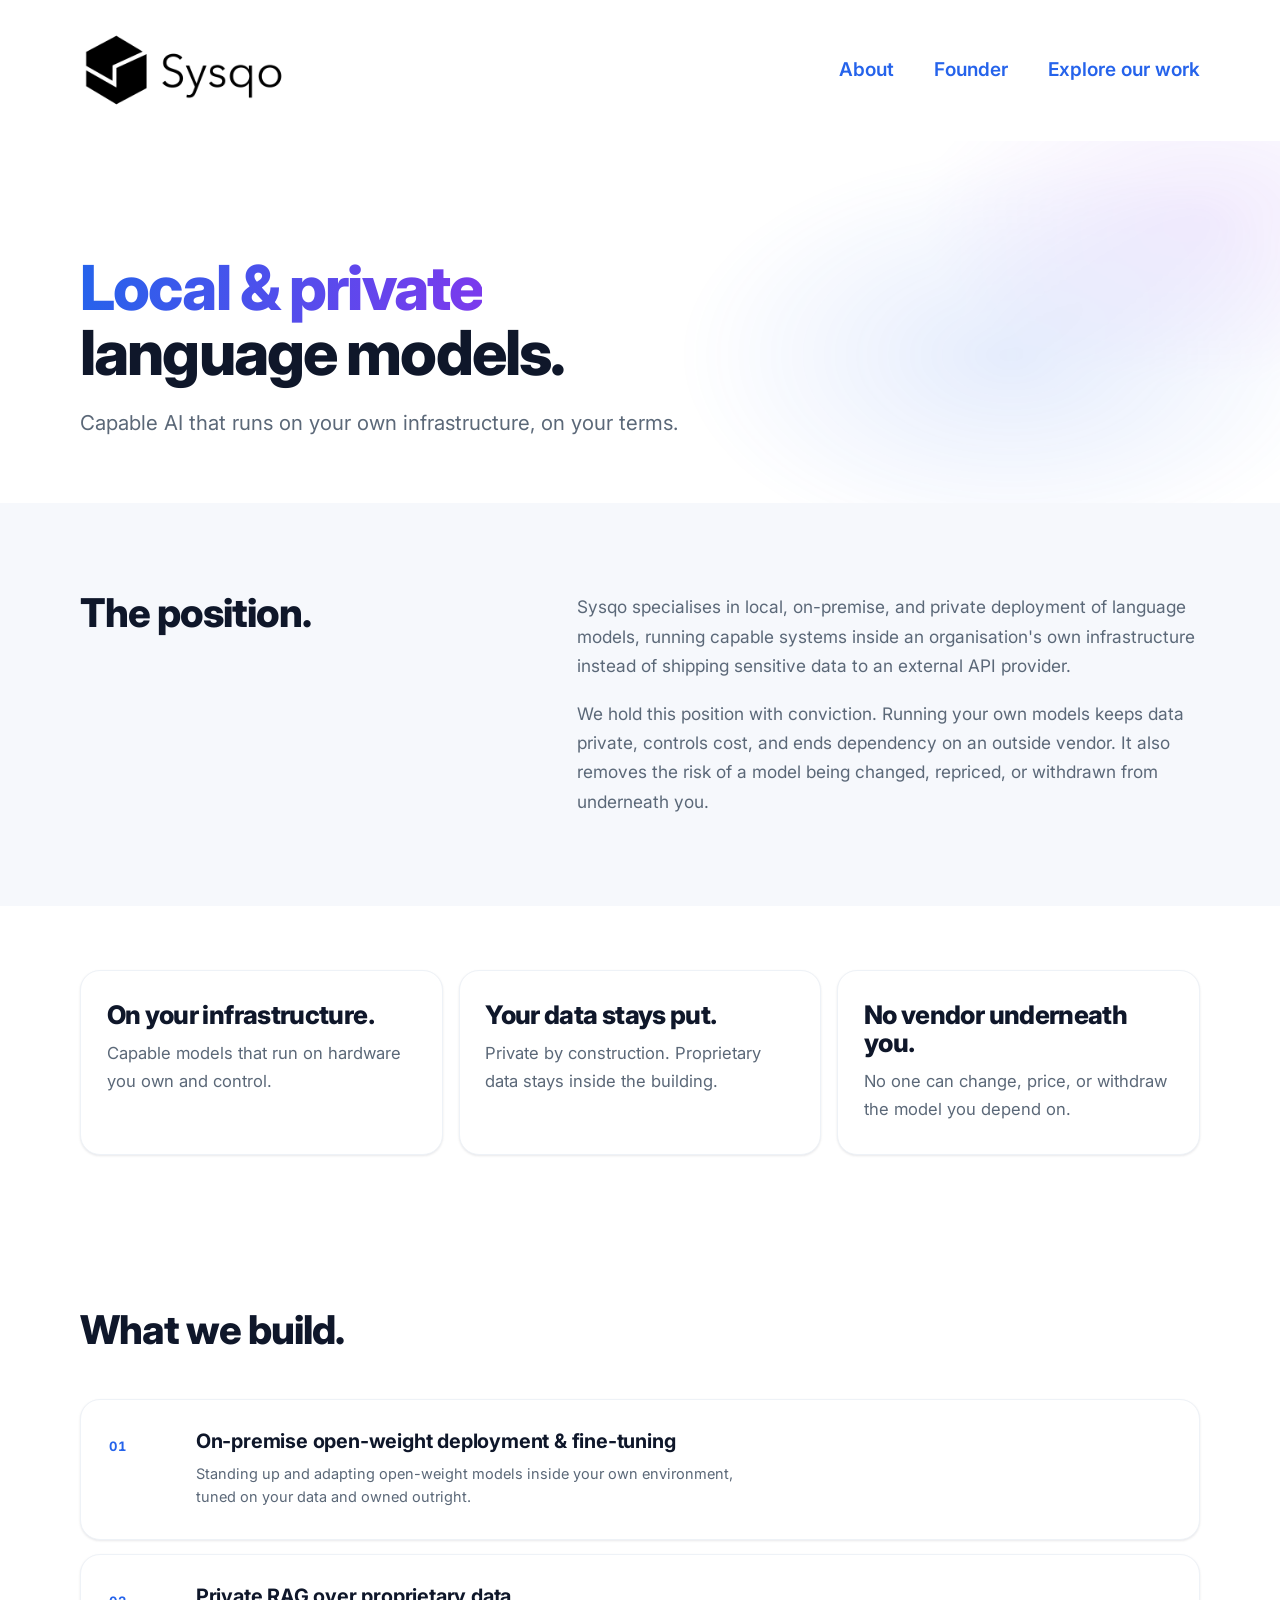
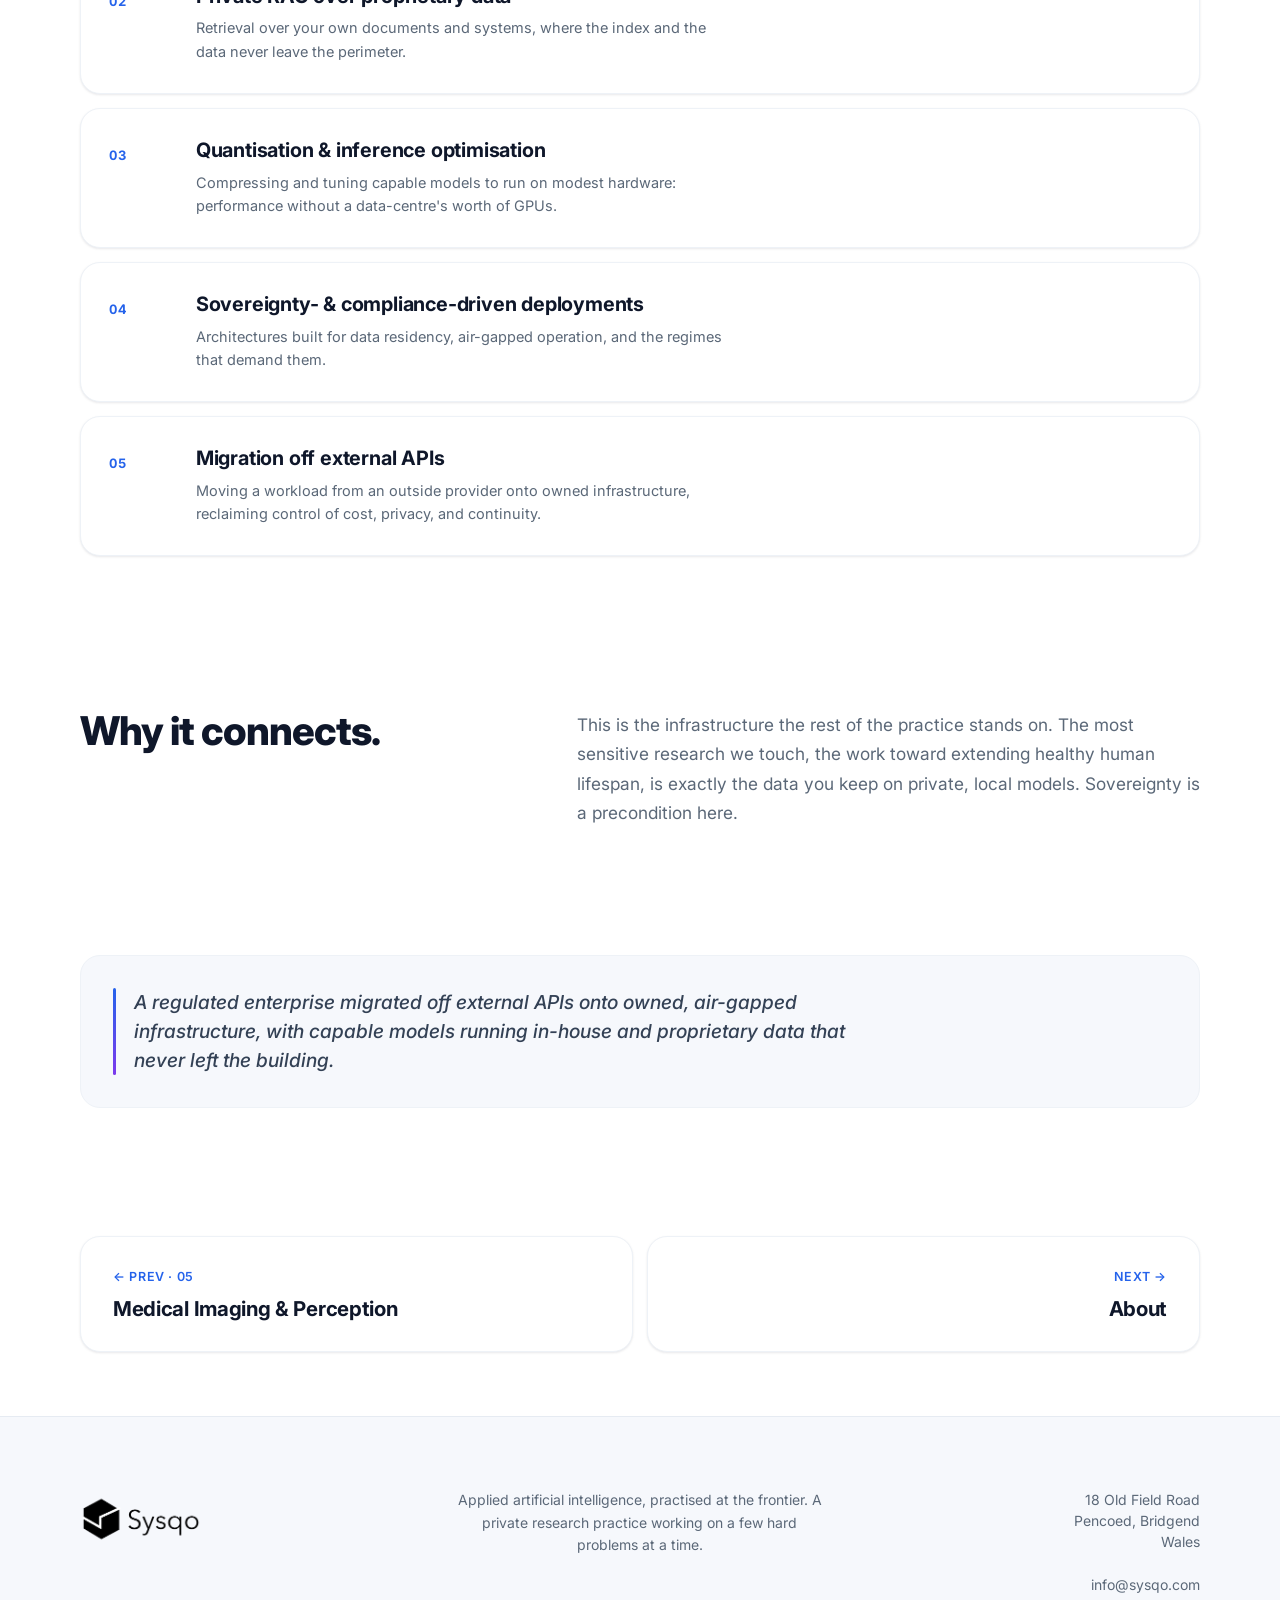
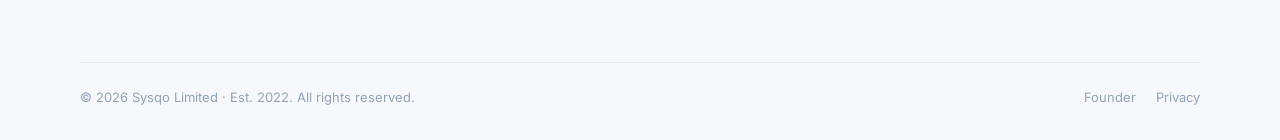
<file: local-llms.html>
<!DOCTYPE html>
<html lang="en">
<head>
<meta charset="UTF-8">
<meta name="viewport" content="width=device-width, initial-scale=1.0">
<title>Sysqo · Local &amp; Private Language Models</title>
<meta name="description" content="Capable language models that run inside your own infrastructure — fine-tuned to your domain, audit-friendly, and your data stays in the building.">
<link rel="canonical" href="https://sysqo.com/local-llms.html">
<link rel="sitemap" type="application/xml" href="/sitemap.xml">

<meta property="og:type"        content="website">
<meta property="og:url"         content="https://sysqo.com/local-llms.html">
<meta property="og:title"       content="Sysqo · Local &amp; Private Language Models">
<meta property="og:description" content="Capable language models that run inside your own infrastructure — fine-tuned to your domain, audit-friendly, and your data stays in the building.">
<meta property="og:image"        content="https://sysqo.com/assets/og-image.jpg">
<meta property="og:image:width"  content="1200">
<meta property="og:image:height" content="630">
<meta property="og:image:alt"    content="Sysqo">
<meta property="og:image"        content="https://sysqo.com/assets/og-image-square.jpg">
<meta property="og:image:width"  content="1200">
<meta property="og:image:height" content="1200">
<meta property="og:image:alt"    content="Sysqo">
<meta property="og:site_name"   content="Sysqo">

<meta name="twitter:card"        content="summary_large_image">
<meta name="twitter:title"       content="Sysqo · Local &amp; Private Language Models">
<meta name="twitter:description" content="Capable language models that run inside your own infrastructure — fine-tuned to your domain, audit-friendly, and your data stays in the building.">
<meta name="twitter:image"       content="https://sysqo.com/assets/og-image.jpg">

<link rel="icon" type="image/png" href="assets/favicon.png">
<link rel="apple-touch-icon" href="assets/favicon.png">
<link rel="preconnect" href="https://fonts.googleapis.com">
<link rel="preconnect" href="https://fonts.gstatic.com" crossorigin>
<link href="https://fonts.googleapis.com/css2?family=Inter:wght@400;500;600;700;800&display=swap" rel="stylesheet">
<link rel="stylesheet" href="assets/sysqo-saas.css">
<style>
  /* conviction figs: stack to one column on mobile */
  @media(max-width:760px){
    #conviction-grid{grid-template-columns:1fr !important}
  }
</style>
<script type="application/ld+json">
{
  "@context": "https://schema.org",
  "@type": "Service",
  "name": "Local & Private Language Models",
  "description": "Capable language models that run inside your own infrastructure — fine-tuned to your domain, audit-friendly, and your data stays in the building.",
  "url": "https://sysqo.com/local-llms.html",
  "provider": {
    "@type": "Organization",
    "name": "Sysqo",
    "url": "https://sysqo.com"
  }
}
</script>
</head>
<body data-page="local-llms">

  <!-- NAV -->
  <nav class="nav" id="nav">
    <div class="nav-in">
      <a class="brand" href="index.html" aria-label="Sysqo homepage">
        <img src="assets/sysqo-wordmark.png" alt="Sysqo" width="1024" height="500" loading="eager">
      </a>
      <div class="nav-cta">
        <a class="nav-explore" href="about.html">About</a>
        <a class="nav-explore" href="founder.html">Founder</a>
        <a class="nav-explore" href="index.html#what-we-do">Explore our work</a>
        <button class="nav-burger" aria-label="Menu" aria-expanded="false" aria-controls="mobileMenu"><svg viewBox="0 0 24 24" fill="none" stroke="currentColor" stroke-width="2"><path d="M4 7h16M4 12h16M4 17h16"/></svg></button>
      </div>
    </div>
  </nav>

  <!-- MOBILE MENU -->
  <div class="mobile-menu" id="mobileMenu" aria-hidden="true">
    <button class="mobile-menu-close" aria-label="Close menu" type="button">
      <svg viewBox="0 0 24 24" fill="none" stroke="currentColor" stroke-width="2" stroke-linecap="round"><path d="M5 5l14 14M19 5L5 19"/></svg>
    </button>
    <nav class="mobile-menu-links" aria-label="Mobile menu">
      <a href="about.html" aria-label="About Sysqo">About</a>
      <a href="founder.html" aria-label="About the founder">Founder</a>
      <div class="menu-label">Practices</div>
      <a href="generative-media.html" aria-label="Generative Media &amp; Creative">Generative Media</a>
      <a href="lifespan.html" aria-label="Extending Human Lifespan">Extending Human Lifespan</a>
      <a href="decision-systems.html" aria-label="High-Stakes Decision Systems">Decision Systems</a>
      <a href="agents.html" aria-label="Autonomous Agents">Autonomous Agents</a>
      <a href="medical-imaging.html" aria-label="Medical Imaging &amp; Perception">Medical Imaging</a>
      <a href="local-llms.html" aria-label="Local &amp; Private LLMs">Local &amp; Private LLMs</a>
    </nav>
    <div class="mobile-menu-contact">
      <div class="label">Contact</div>
      <a href="mailto:info@sysqo.com" aria-label="Email Sysqo at info@sysqo.com">info@sysqo.com</a>
    </div>
  </div>
  <script src="assets/mobile-menu.js"></script>

  <!-- HERO -->
  <header class="ahero">
    <div class="wrap">
      <div class="inner rv">
        <h1 class="display" style="max-width:13ch"><span class="grad-text">Local &amp; private</span> language models.</h1>
        <p class="lead">Capable AI that runs on your own infrastructure, on your terms.</p>
      </div>
    </div>
  </header>

  <section class="section soft">
    <div class="wrap">
      <div class="split">
        <h2 class="h-md rv">The position.</h2>
        <div class="rv d1">
          <p class="body lg">Sysqo specialises in local, on-premise, and private deployment of language models, running capable systems inside an organisation's own infrastructure instead of shipping sensitive data to an external API provider.</p>
          <p class="body lg" style="margin-top:18px">We hold this position with conviction. Running your own models keeps data private, controls cost, and ends dependency on an outside vendor. It also removes the risk of a model being changed, repriced, or withdrawn from underneath you.</p>
        </div>
      </div>
    </div>
  </section>

  <!-- conviction statements -->
  <section class="section tight">
    <div class="wrap">
      <div class="figs rv" id="conviction-grid" style="grid-template-columns:repeat(3,1fr)">
        <div class="fig"><div class="h-md" style="font-size:clamp(20px,2vw,26px)">On your infrastructure.</div><p class="body" style="margin-top:10px">Capable models that run on hardware you own and control.</p></div>
        <div class="fig"><div class="h-md" style="font-size:clamp(20px,2vw,26px)">Your data stays put.</div><p class="body" style="margin-top:10px">Private by construction. Proprietary data stays inside the building.</p></div>
        <div class="fig"><div class="h-md" style="font-size:clamp(20px,2vw,26px)">No vendor underneath you.</div><p class="body" style="margin-top:10px">No one can change, price, or withdraw the model you depend on.</p></div>
      </div>
    </div>
  </section>

  <section class="section">
    <div class="wrap">
      <div class="section-head rv"><h2 class="h-md">What we build.</h2></div>
      <div class="cap-list">
        <div class="cap rv"><span class="cn">01</span><span><span class="ct">On-premise open-weight deployment &amp; fine-tuning</span><span class="cd">Standing up and adapting open-weight models inside your own environment, tuned on your data and owned outright.</span></span></div>
        <div class="cap rv d1"><span class="cn">02</span><span><span class="ct">Private RAG over proprietary data</span><span class="cd">Retrieval over your own documents and systems, where the index and the data never leave the perimeter.</span></span></div>
        <div class="cap rv d2"><span class="cn">03</span><span><span class="ct">Quantisation &amp; inference optimisation</span><span class="cd">Compressing and tuning capable models to run on modest hardware: performance without a data-centre's worth of GPUs.</span></span></div>
        <div class="cap rv"><span class="cn">04</span><span><span class="ct">Sovereignty- &amp; compliance-driven deployments</span><span class="cd">Architectures built for data residency, air-gapped operation, and the regimes that demand them.</span></span></div>
        <div class="cap rv d1"><span class="cn">05</span><span><span class="ct">Migration off external APIs</span><span class="cd">Moving a workload from an outside provider onto owned infrastructure, reclaiming control of cost, privacy, and continuity.</span></span></div>
      </div>
    </div>
  </section>

  <section class="section tight">
    <div class="wrap">
      <div class="split">
        <h2 class="h-md rv">Why it connects.</h2>
        <div class="rv d1">
          <p class="body lg">This is the infrastructure the rest of the practice stands on. The most sensitive research we touch, the work toward extending healthy human lifespan, is exactly the data you keep on private, local models. Sovereignty is a precondition here.</p>
        </div>
      </div>
    </div>
  </section>

  <section class="section tight">
    <div class="wrap rv">
      <div class="note-client">
        <span class="tx">A regulated enterprise migrated off external APIs onto owned, air-gapped infrastructure, with capable models running in-house and proprietary data that never left the building.</span>
      </div>
    </div>
  </section>

  <nav class="area-nav">
    <a class="prev" href="medical-imaging.html"><div class="lab">← Prev · 05</div><div class="ttl">Medical Imaging &amp; Perception</div></a>
    <a class="next" href="about.html"><div class="lab">Next →</div><div class="ttl">About</div></a>
  </nav>

  <!-- FOOTER -->
  <footer class="footer">
    <div class="wrap">
      <div class="foot-grid">
        <div class="foot-brand">
          <a class="brand" href="index.html" aria-label="Sysqo homepage">
            <img src="assets/sysqo-wordmark.png" alt="Sysqo" width="1024" height="500" loading="lazy">
          </a>
        </div>
        <div class="foot-tagline">
          <p>Applied artificial intelligence, practised at the frontier. A private research practice working on a few hard problems at a time.</p>
        </div>
        <div class="foot-col">
          <p>18 Old Field Road<br>Pencoed, Bridgend<br>Wales</p>
          <p style="margin-top:22px"><a href="mailto:info@sysqo.com" aria-label="Email Sysqo at info@sysqo.com">info@sysqo.com</a></p>
        </div>
      </div>
      <div class="foot-bottom">
        <p>© <span id="yr">2026</span> Sysqo Limited · Est. 2022. All rights reserved.</p>
        <div class="legal"><a href="founder.html">Founder</a><a href="privacy.html">Privacy</a></div>
      </div>
    </div>
  </footer>

  <script src="assets/sysqo-saas.js"></script>
</body>
</html>
</file>
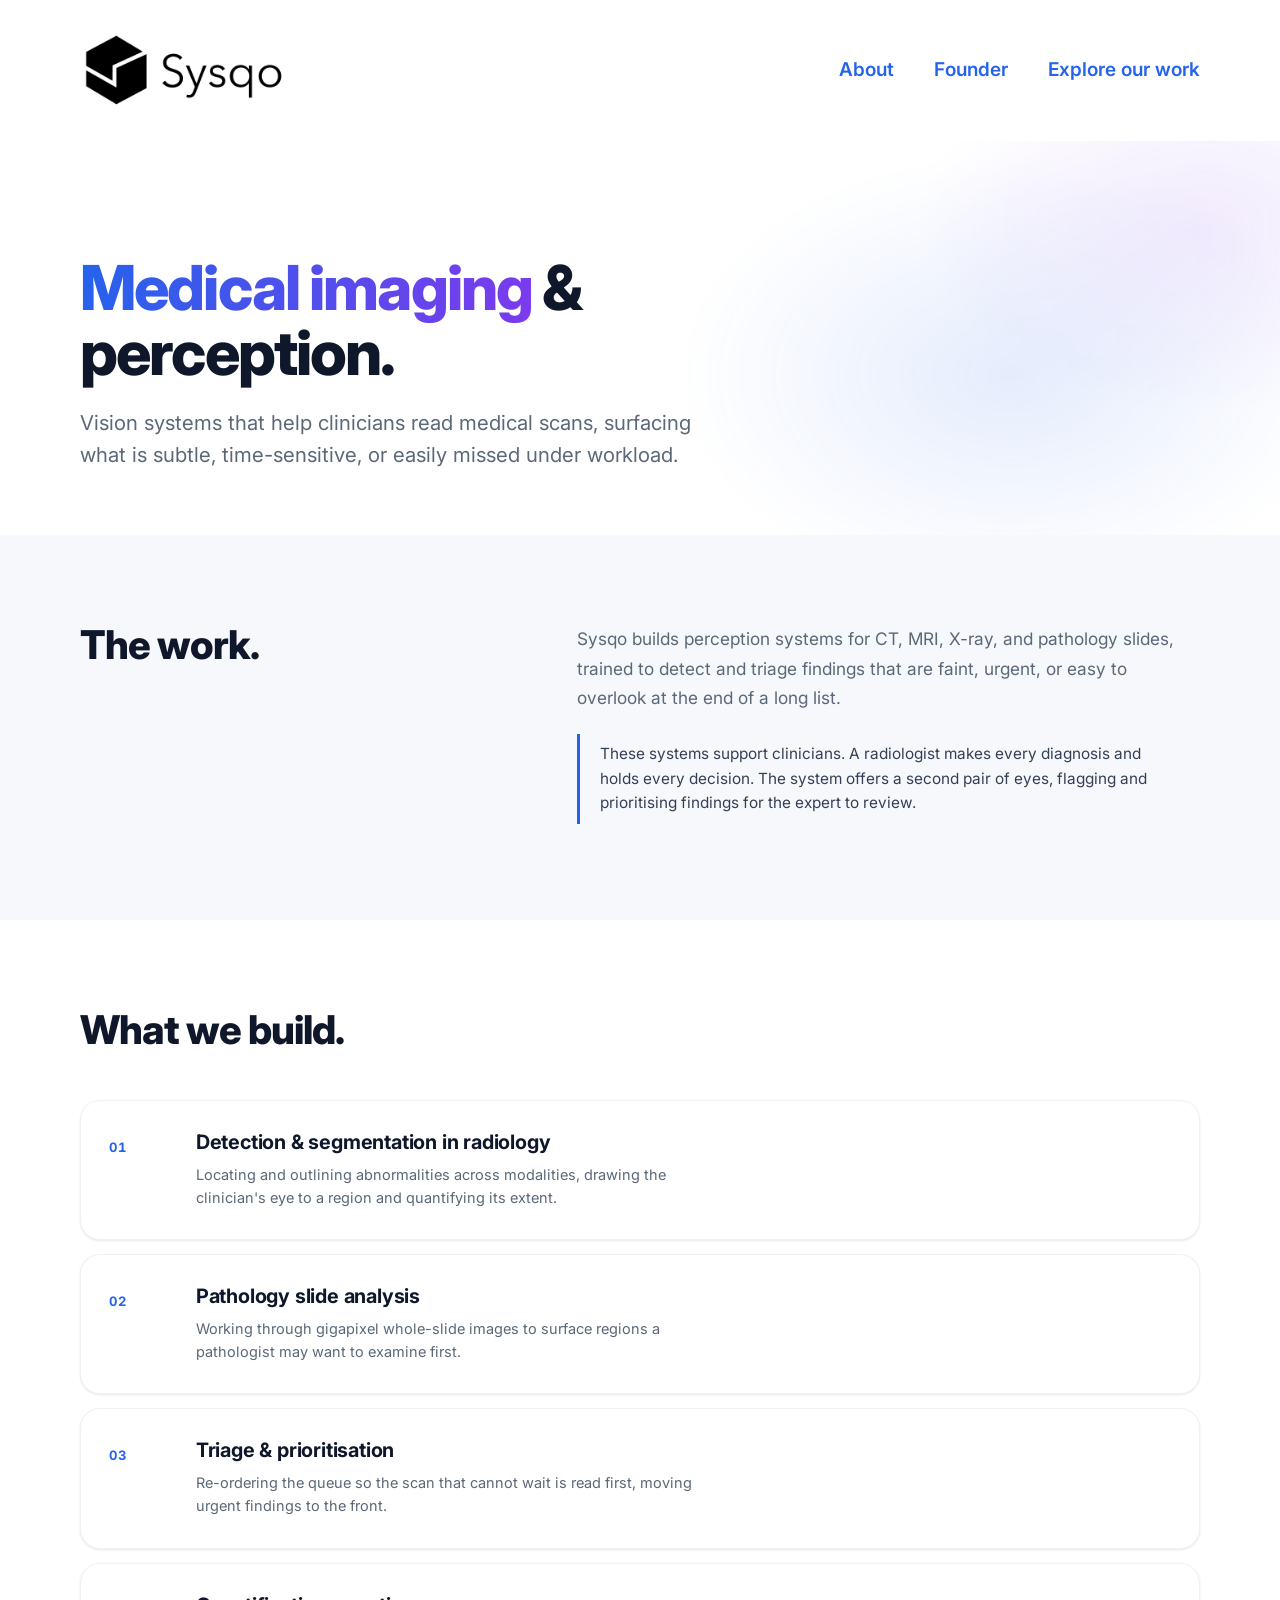
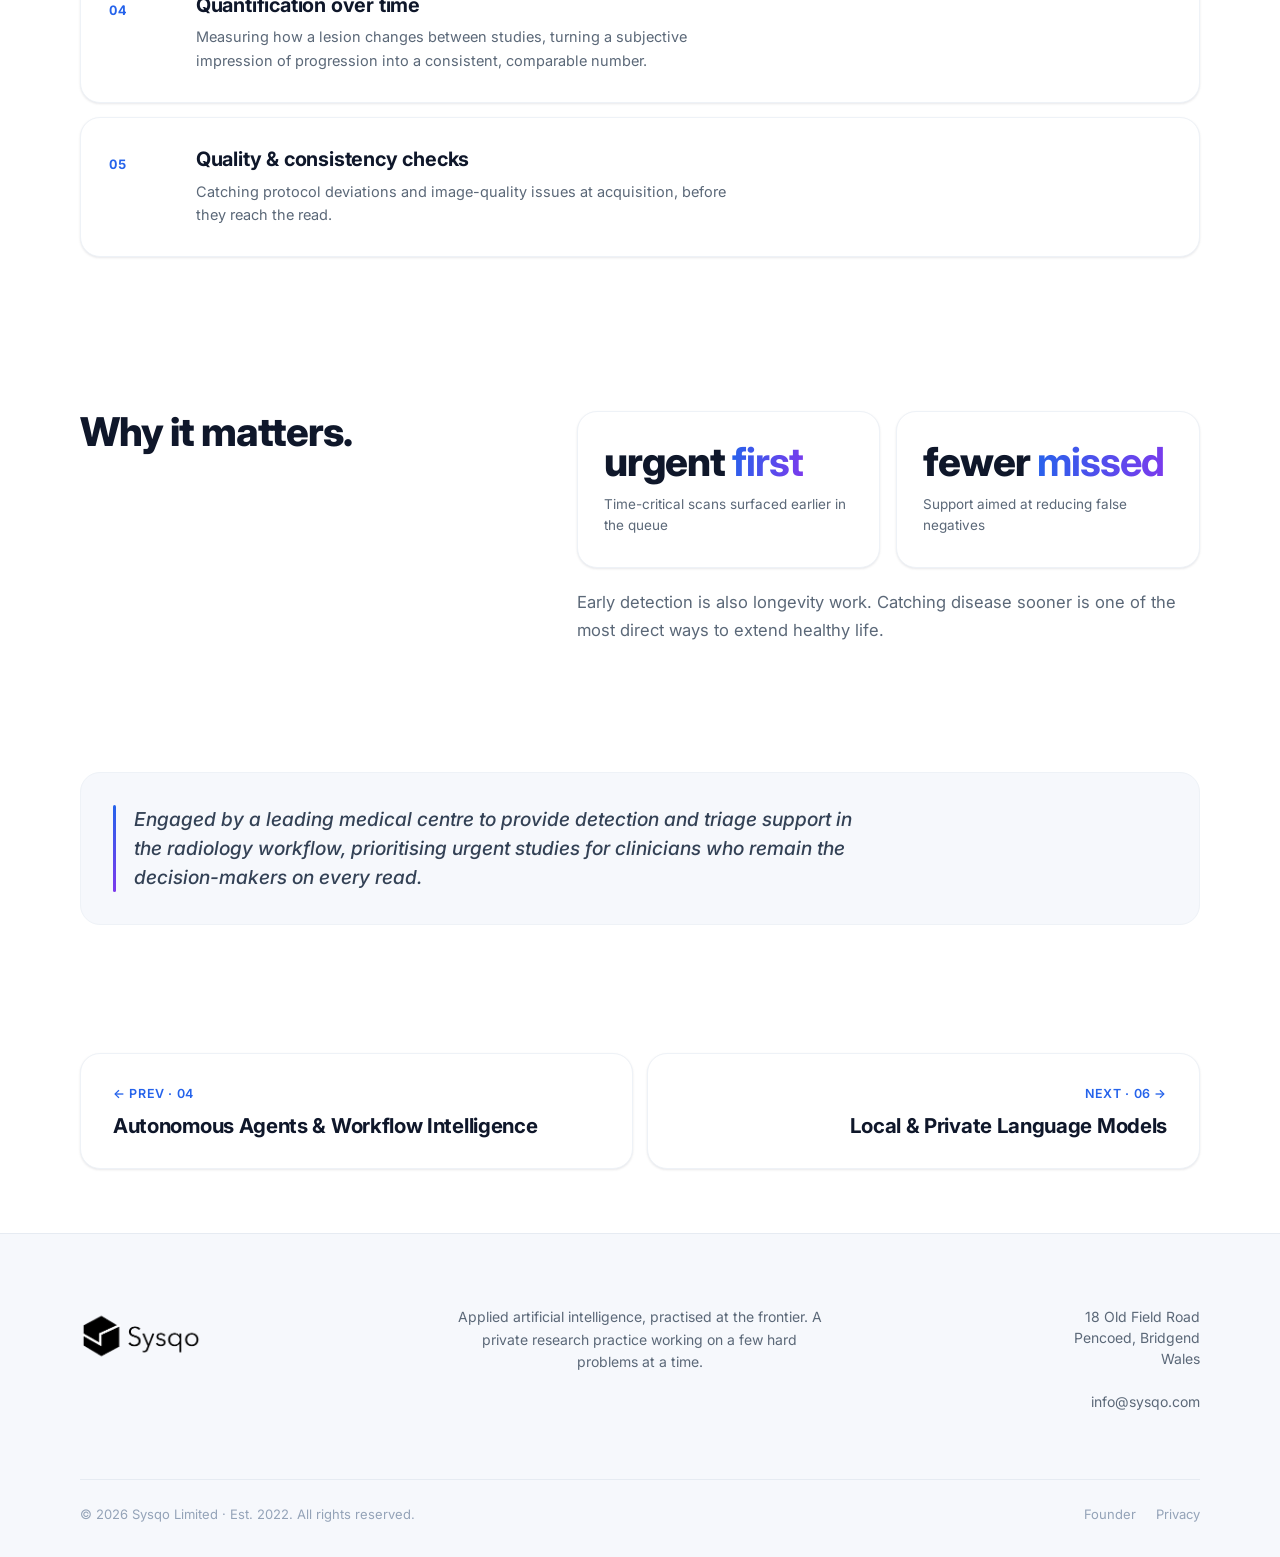
<file: medical-imaging.html>
<!DOCTYPE html>
<html lang="en">
<head>
<meta charset="UTF-8">
<meta name="viewport" content="width=device-width, initial-scale=1.0">
<title>Sysqo · Medical Imaging &amp; Perception</title>
<meta name="description" content="Vision systems that help clinicians interpret medical scans, triage what matters, and flag uncertainty. The clinician makes every diagnosis.">
<link rel="canonical" href="https://sysqo.com/medical-imaging.html">
<link rel="sitemap" type="application/xml" href="/sitemap.xml">

<meta property="og:type"        content="website">
<meta property="og:url"         content="https://sysqo.com/medical-imaging.html">
<meta property="og:title"       content="Sysqo · Medical Imaging &amp; Perception">
<meta property="og:description" content="Vision systems that help clinicians interpret medical scans, triage what matters, and flag uncertainty. The clinician makes every diagnosis.">
<meta property="og:image"        content="https://sysqo.com/assets/og-image.jpg">
<meta property="og:image:width"  content="1200">
<meta property="og:image:height" content="630">
<meta property="og:image:alt"    content="Sysqo">
<meta property="og:image"        content="https://sysqo.com/assets/og-image-square.jpg">
<meta property="og:image:width"  content="1200">
<meta property="og:image:height" content="1200">
<meta property="og:image:alt"    content="Sysqo">
<meta property="og:site_name"   content="Sysqo">

<meta name="twitter:card"        content="summary_large_image">
<meta name="twitter:title"       content="Sysqo · Medical Imaging &amp; Perception">
<meta name="twitter:description" content="Vision systems that help clinicians interpret medical scans, triage what matters, and flag uncertainty. The clinician makes every diagnosis.">
<meta name="twitter:image"       content="https://sysqo.com/assets/og-image.jpg">

<link rel="icon" type="image/png" href="assets/favicon.png">
<link rel="apple-touch-icon" href="assets/favicon.png">
<link rel="preconnect" href="https://fonts.googleapis.com">
<link rel="preconnect" href="https://fonts.gstatic.com" crossorigin>
<link href="https://fonts.googleapis.com/css2?family=Inter:wght@400;500;600;700;800&display=swap" rel="stylesheet">
<link rel="stylesheet" href="assets/sysqo-saas.css">
<script type="application/ld+json">
{
  "@context": "https://schema.org",
  "@type": "Service",
  "name": "Medical Imaging & Perception",
  "description": "Vision systems that help clinicians interpret medical scans, triage what matters, and flag uncertainty. The clinician makes every diagnosis.",
  "url": "https://sysqo.com/medical-imaging.html",
  "provider": {
    "@type": "Organization",
    "name": "Sysqo",
    "url": "https://sysqo.com"
  }
}
</script>
</head>
<body data-page="medical-imaging">

  <!-- NAV -->
  <nav class="nav" id="nav">
    <div class="nav-in">
      <a class="brand" href="index.html" aria-label="Sysqo homepage">
        <img src="assets/sysqo-wordmark.png" alt="Sysqo" width="1024" height="500" loading="eager">
      </a>
      <div class="nav-cta">
        <a class="nav-explore" href="about.html">About</a>
        <a class="nav-explore" href="founder.html">Founder</a>
        <a class="nav-explore" href="index.html#what-we-do">Explore our work</a>
        <button class="nav-burger" aria-label="Menu" aria-expanded="false" aria-controls="mobileMenu"><svg viewBox="0 0 24 24" fill="none" stroke="currentColor" stroke-width="2"><path d="M4 7h16M4 12h16M4 17h16"/></svg></button>
      </div>
    </div>
  </nav>

  <!-- MOBILE MENU -->
  <div class="mobile-menu" id="mobileMenu" aria-hidden="true">
    <button class="mobile-menu-close" aria-label="Close menu" type="button">
      <svg viewBox="0 0 24 24" fill="none" stroke="currentColor" stroke-width="2" stroke-linecap="round"><path d="M5 5l14 14M19 5L5 19"/></svg>
    </button>
    <nav class="mobile-menu-links" aria-label="Mobile menu">
      <a href="about.html" aria-label="About Sysqo">About</a>
      <a href="founder.html" aria-label="About the founder">Founder</a>
      <div class="menu-label">Practices</div>
      <a href="generative-media.html" aria-label="Generative Media &amp; Creative">Generative Media</a>
      <a href="lifespan.html" aria-label="Extending Human Lifespan">Extending Human Lifespan</a>
      <a href="decision-systems.html" aria-label="High-Stakes Decision Systems">Decision Systems</a>
      <a href="agents.html" aria-label="Autonomous Agents">Autonomous Agents</a>
      <a href="medical-imaging.html" aria-label="Medical Imaging &amp; Perception">Medical Imaging</a>
      <a href="local-llms.html" aria-label="Local &amp; Private LLMs">Local &amp; Private LLMs</a>
    </nav>
    <div class="mobile-menu-contact">
      <div class="label">Contact</div>
      <a href="mailto:info@sysqo.com" aria-label="Email Sysqo at info@sysqo.com">info@sysqo.com</a>
    </div>
  </div>
  <script src="assets/mobile-menu.js"></script>

  <!-- HERO -->
  <header class="ahero">
    <div class="wrap">
      <div class="inner rv">
        <h1 class="display" style="max-width:14ch"><span class="grad-text">Medical imaging</span> &amp; perception.</h1>
        <p class="lead">Vision systems that help clinicians read medical scans, surfacing what is subtle, time-sensitive, or easily missed under workload.</p>
      </div>
    </div>
  </header>

  <section class="section soft">
    <div class="wrap">
      <div class="split">
        <h2 class="h-md rv">The work.</h2>
        <div class="rv d1">
          <p class="body lg">Sysqo builds perception systems for CT, MRI, X-ray, and pathology slides, trained to detect and triage findings that are faint, urgent, or easy to overlook at the end of a long list.</p>
          <div class="frame-note" style="margin-top:22px">These systems support clinicians. A radiologist makes every diagnosis and holds every decision. The system offers a second pair of eyes, flagging and prioritising findings for the expert to review.</div>
        </div>
      </div>
    </div>
  </section>

  <section class="section">
    <div class="wrap">
      <div class="section-head rv"><h2 class="h-md">What we build.</h2></div>
      <div class="cap-list">
        <div class="cap rv"><span class="cn">01</span><span><span class="ct">Detection &amp; segmentation in radiology</span><span class="cd">Locating and outlining abnormalities across modalities, drawing the clinician's eye to a region and quantifying its extent.</span></span></div>
        <div class="cap rv d1"><span class="cn">02</span><span><span class="ct">Pathology slide analysis</span><span class="cd">Working through gigapixel whole-slide images to surface regions a pathologist may want to examine first.</span></span></div>
        <div class="cap rv d2"><span class="cn">03</span><span><span class="ct">Triage &amp; prioritisation</span><span class="cd">Re-ordering the queue so the scan that cannot wait is read first, moving urgent findings to the front.</span></span></div>
        <div class="cap rv"><span class="cn">04</span><span><span class="ct">Quantification over time</span><span class="cd">Measuring how a lesion changes between studies, turning a subjective impression of progression into a consistent, comparable number.</span></span></div>
        <div class="cap rv d1"><span class="cn">05</span><span><span class="ct">Quality &amp; consistency checks</span><span class="cd">Catching protocol deviations and image-quality issues at acquisition, before they reach the read.</span></span></div>
      </div>
    </div>
  </section>

  <section class="section tight">
    <div class="wrap">
      <div class="split">
        <h2 class="h-md rv">Why it matters.</h2>
        <div class="rv d1">
          <div class="figs">
            <div class="fig"><div class="fv">urgent <span class="u">first</span></div><div class="fl">Time-critical scans surfaced earlier in the queue</div></div>
            <div class="fig"><div class="fv">fewer <span class="u">missed</span></div><div class="fl">Support aimed at reducing false negatives</div></div>
          </div>
          <p class="body" style="margin-top:20px">Early detection is also longevity work. Catching disease sooner is one of the most direct ways to extend healthy life.</p>
        </div>
      </div>
    </div>
  </section>

  <section class="section tight">
    <div class="wrap rv">
      <div class="note-client">
        <span class="tx">Engaged by a leading medical centre to provide detection and triage support in the radiology workflow, prioritising urgent studies for clinicians who remain the decision-makers on every read.</span>
      </div>
    </div>
  </section>

  <nav class="area-nav">
    <a class="prev" href="agents.html"><div class="lab">← Prev · 04</div><div class="ttl">Autonomous Agents &amp; Workflow Intelligence</div></a>
    <a class="next" href="local-llms.html"><div class="lab">Next · 06 →</div><div class="ttl">Local &amp; Private Language Models</div></a>
  </nav>

  <!-- FOOTER -->
  <footer class="footer">
    <div class="wrap">
      <div class="foot-grid">
        <div class="foot-brand">
          <a class="brand" href="index.html" aria-label="Sysqo homepage">
            <img src="assets/sysqo-wordmark.png" alt="Sysqo" width="1024" height="500" loading="lazy">
          </a>
        </div>
        <div class="foot-tagline">
          <p>Applied artificial intelligence, practised at the frontier. A private research practice working on a few hard problems at a time.</p>
        </div>
        <div class="foot-col">
          <p>18 Old Field Road<br>Pencoed, Bridgend<br>Wales</p>
          <p style="margin-top:22px"><a href="mailto:info@sysqo.com" aria-label="Email Sysqo at info@sysqo.com">info@sysqo.com</a></p>
        </div>
      </div>
      <div class="foot-bottom">
        <p>© <span id="yr">2026</span> Sysqo Limited · Est. 2022. All rights reserved.</p>
        <div class="legal"><a href="founder.html">Founder</a><a href="privacy.html">Privacy</a></div>
      </div>
    </div>
  </footer>

  <script src="assets/sysqo-saas.js"></script>
</body>
</html>
</file>
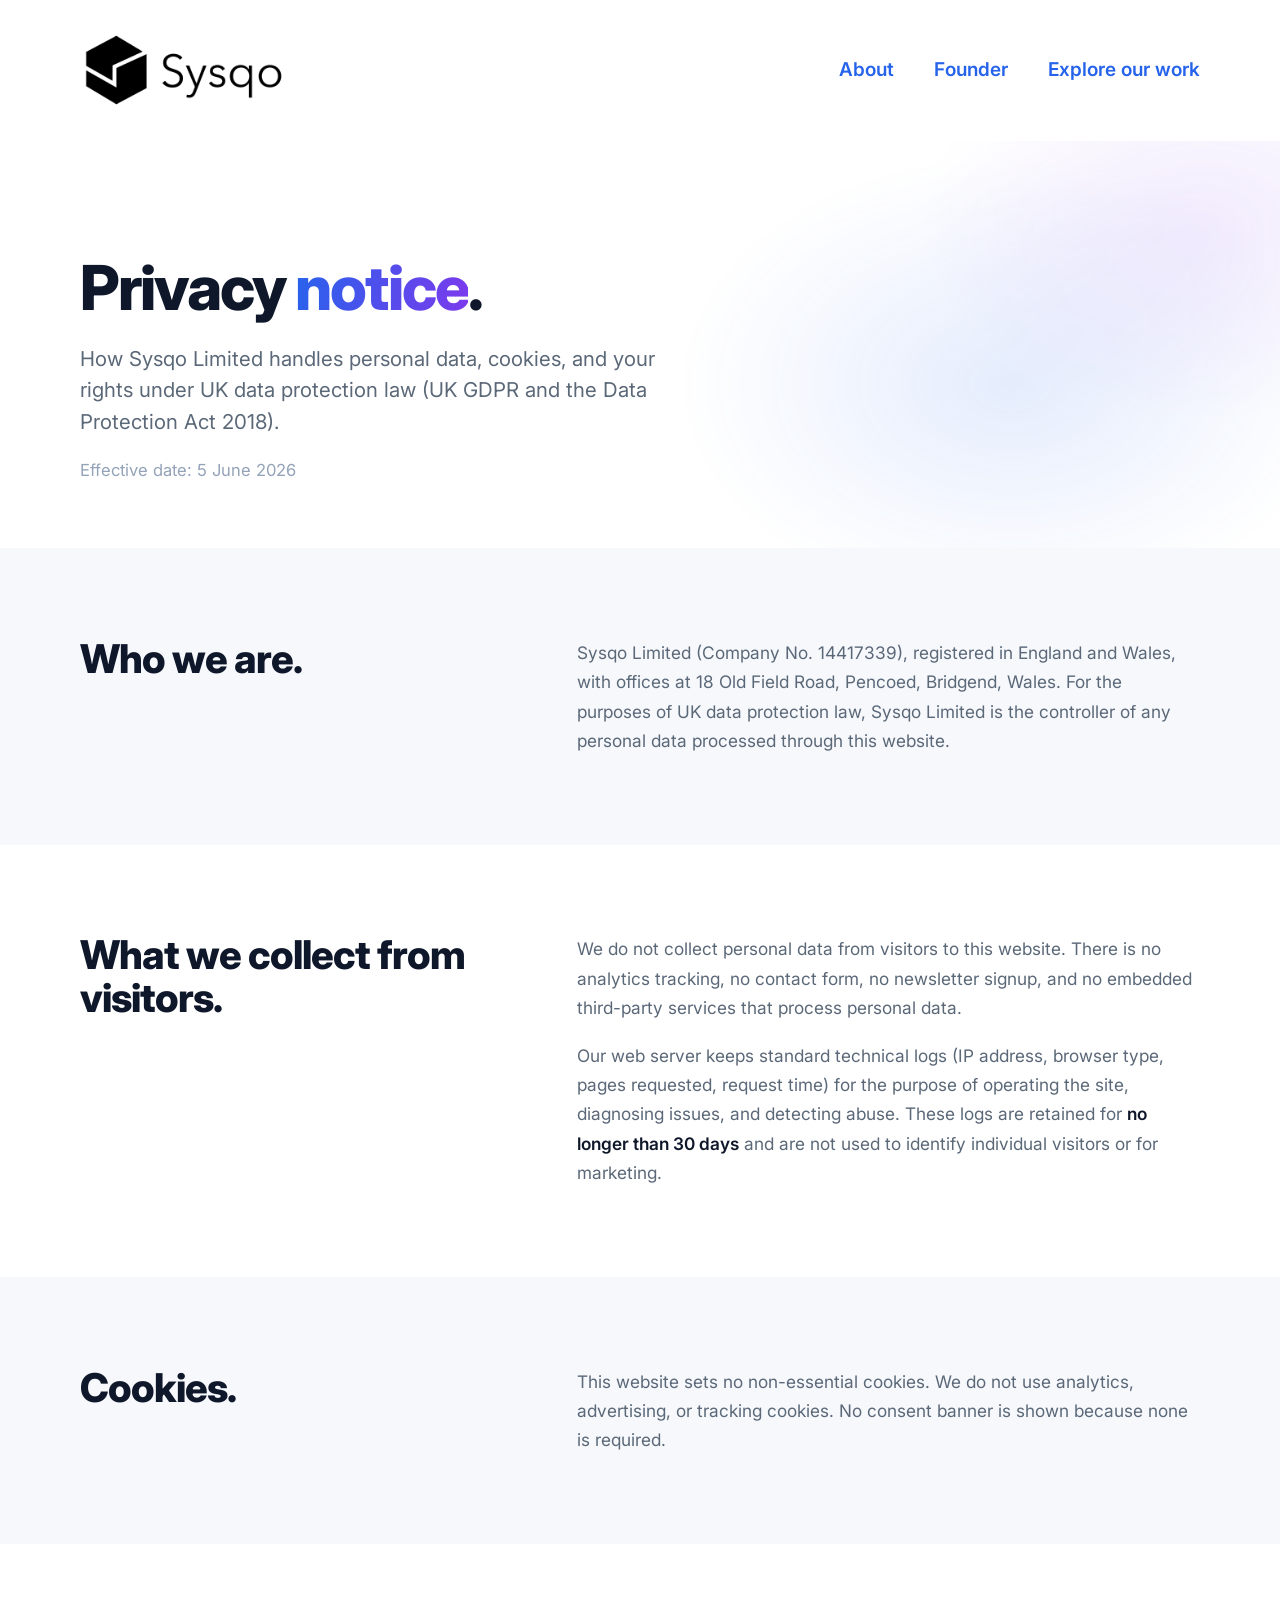
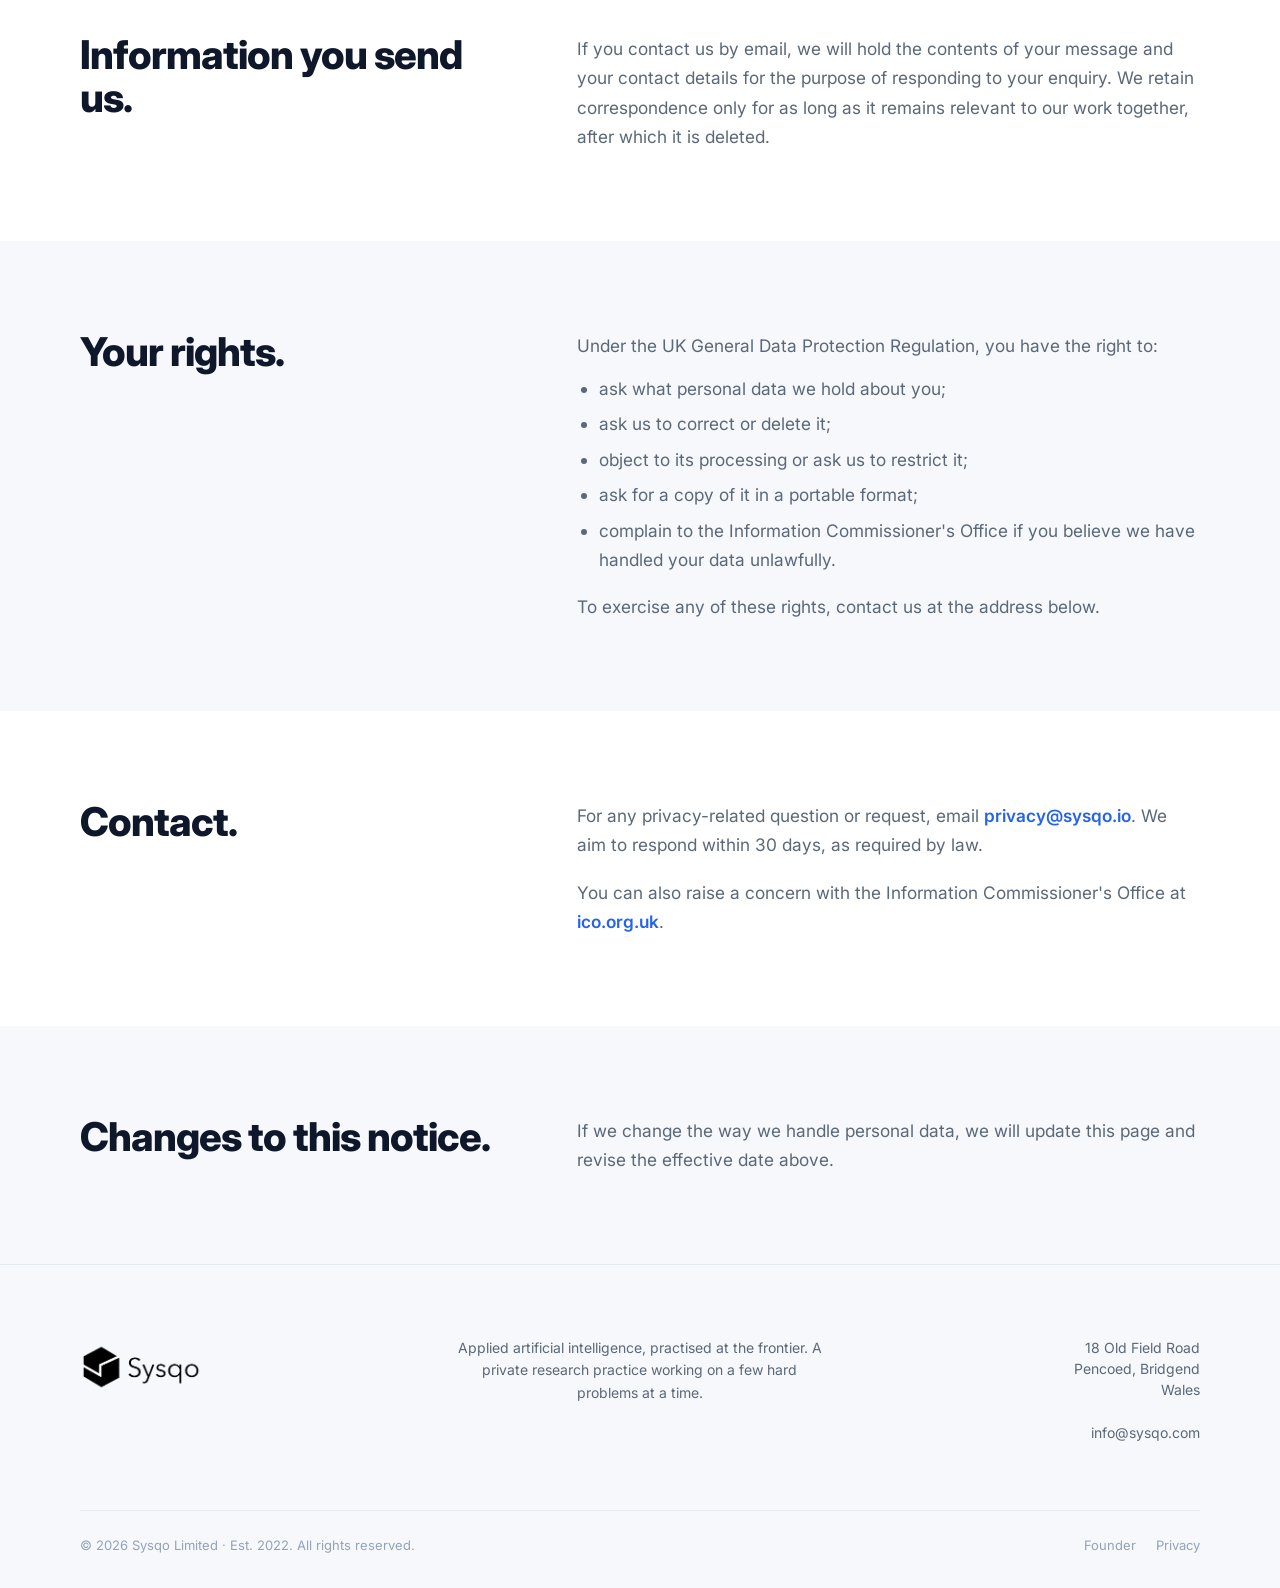
<file: privacy.html>
<!DOCTYPE html>
<html lang="en">
<head>
<meta charset="UTF-8">
<meta name="viewport" content="width=device-width, initial-scale=1.0">
<title>Sysqo · Privacy notice</title>
<meta name="description" content="How Sysqo Limited handles personal data, cookies, and your rights under UK data protection law (UK GDPR and the Data Protection Act 2018).">
<link rel="canonical" href="https://sysqo.com/privacy.html">
<link rel="sitemap" type="application/xml" href="/sitemap.xml">

<meta property="og:type"        content="website">
<meta property="og:url"         content="https://sysqo.com/privacy.html">
<meta property="og:title"       content="Sysqo · Privacy notice">
<meta property="og:description" content="How Sysqo Limited handles personal data, cookies, and your rights under UK data protection law (UK GDPR and the Data Protection Act 2018).">
<meta property="og:image"        content="https://sysqo.com/assets/og-image.jpg">
<meta property="og:image:width"  content="1200">
<meta property="og:image:height" content="630">
<meta property="og:image:alt"    content="Sysqo">
<meta property="og:image"        content="https://sysqo.com/assets/og-image-square.jpg">
<meta property="og:image:width"  content="1200">
<meta property="og:image:height" content="1200">
<meta property="og:image:alt"    content="Sysqo">
<meta property="og:site_name"   content="Sysqo">

<meta name="twitter:card"        content="summary_large_image">
<meta name="twitter:title"       content="Sysqo · Privacy notice">
<meta name="twitter:description" content="How Sysqo Limited handles personal data, cookies, and your rights under UK data protection law (UK GDPR and the Data Protection Act 2018).">
<meta name="twitter:image"       content="https://sysqo.com/assets/og-image.jpg">

<link rel="icon" type="image/png" href="assets/favicon.png">
<link rel="apple-touch-icon" href="assets/favicon.png">
<link rel="preconnect" href="https://fonts.googleapis.com">
<link rel="preconnect" href="https://fonts.gstatic.com" crossorigin>
<link href="https://fonts.googleapis.com/css2?family=Inter:wght@400;500;600;700;800&display=swap" rel="stylesheet">
<link rel="stylesheet" href="assets/sysqo-saas.css">
</head>
<body data-page="privacy">

  <!-- NAV -->
  <nav class="nav" id="nav">
    <div class="nav-in">
      <a class="brand" href="index.html" aria-label="Sysqo homepage">
        <img src="assets/sysqo-wordmark.png" alt="Sysqo" width="1024" height="500" loading="eager">
      </a>
      <div class="nav-cta">
        <a class="nav-explore" href="about.html">About</a>
        <a class="nav-explore" href="founder.html">Founder</a>
        <a class="nav-explore" href="index.html#what-we-do">Explore our work</a>
        <button class="nav-burger" aria-label="Menu" aria-expanded="false" aria-controls="mobileMenu"><svg viewBox="0 0 24 24" fill="none" stroke="currentColor" stroke-width="2"><path d="M4 7h16M4 12h16M4 17h16"/></svg></button>
      </div>
    </div>
  </nav>

  <!-- MOBILE MENU -->
  <div class="mobile-menu" id="mobileMenu" aria-hidden="true">
    <button class="mobile-menu-close" aria-label="Close menu" type="button">
      <svg viewBox="0 0 24 24" fill="none" stroke="currentColor" stroke-width="2" stroke-linecap="round"><path d="M5 5l14 14M19 5L5 19"/></svg>
    </button>
    <nav class="mobile-menu-links" aria-label="Mobile menu">
      <a href="about.html" aria-label="About Sysqo">About</a>
      <a href="founder.html" aria-label="About the founder">Founder</a>
      <div class="menu-label">Practices</div>
      <a href="generative-media.html" aria-label="Generative Media &amp; Creative">Generative Media</a>
      <a href="lifespan.html" aria-label="Extending Human Lifespan">Extending Human Lifespan</a>
      <a href="decision-systems.html" aria-label="High-Stakes Decision Systems">Decision Systems</a>
      <a href="agents.html" aria-label="Autonomous Agents">Autonomous Agents</a>
      <a href="medical-imaging.html" aria-label="Medical Imaging &amp; Perception">Medical Imaging</a>
      <a href="local-llms.html" aria-label="Local &amp; Private LLMs">Local &amp; Private LLMs</a>
    </nav>
    <div class="mobile-menu-contact">
      <div class="label">Contact</div>
      <a href="mailto:info@sysqo.com" aria-label="Email Sysqo at info@sysqo.com">info@sysqo.com</a>
    </div>
  </div>
  <script src="assets/mobile-menu.js"></script>

  <!-- HERO -->
  <header class="ahero">
    <div class="wrap">
      <div class="inner rv">
        <h1 class="display" style="max-width:18ch">Privacy <span class="grad-text">notice</span>.</h1>
        <p class="lead">How Sysqo Limited handles personal data, cookies, and your rights under UK data protection law (UK GDPR and the Data Protection Act 2018).</p>
        <p class="body" style="margin-top:18px;color:var(--faint)">Effective date: 5 June 2026</p>
      </div>
    </div>
  </header>

  <section class="section soft">
    <div class="wrap">
      <div class="split">
        <h2 class="h-md rv">Who we are.</h2>
        <div class="rv d1">
          <p class="body lg">Sysqo Limited (Company No. 14417339), registered in England and Wales, with offices at 18 Old Field Road, Pencoed, Bridgend, Wales. For the purposes of UK data protection law, Sysqo Limited is the controller of any personal data processed through this website.</p>
        </div>
      </div>
    </div>
  </section>

  <section class="section">
    <div class="wrap">
      <div class="split">
        <h2 class="h-md rv">What we collect from visitors.</h2>
        <div class="rv d1">
          <p class="body lg">We do not collect personal data from visitors to this website. There is no analytics tracking, no contact form, no newsletter signup, and no embedded third-party services that process personal data.</p>
          <p class="body lg" style="margin-top:18px">Our web server keeps standard technical logs (IP address, browser type, pages requested, request time) for the purpose of operating the site, diagnosing issues, and detecting abuse. These logs are retained for <strong>no longer than 30 days</strong> and are not used to identify individual visitors or for marketing.</p>
        </div>
      </div>
    </div>
  </section>

  <section class="section soft">
    <div class="wrap">
      <div class="split">
        <h2 class="h-md rv">Cookies.</h2>
        <div class="rv d1">
          <p class="body lg">This website sets no non-essential cookies. We do not use analytics, advertising, or tracking cookies. No consent banner is shown because none is required.</p>
        </div>
      </div>
    </div>
  </section>

  <section class="section">
    <div class="wrap">
      <div class="split">
        <h2 class="h-md rv">Information you send us.</h2>
        <div class="rv d1">
          <p class="body lg">If you contact us by email, we will hold the contents of your message and your contact details for the purpose of responding to your enquiry. We retain correspondence only for as long as it remains relevant to our work together, after which it is deleted.</p>
        </div>
      </div>
    </div>
  </section>

  <section class="section soft">
    <div class="wrap">
      <div class="split">
        <h2 class="h-md rv">Your rights.</h2>
        <div class="rv d1">
          <p class="body lg">Under the UK General Data Protection Regulation, you have the right to:</p>
          <ul class="body lg" style="margin-top:14px;padding-left:22px;display:grid;gap:6px">
            <li>ask what personal data we hold about you;</li>
            <li>ask us to correct or delete it;</li>
            <li>object to its processing or ask us to restrict it;</li>
            <li>ask for a copy of it in a portable format;</li>
            <li>complain to the Information Commissioner's Office if you believe we have handled your data unlawfully.</li>
          </ul>
          <p class="body lg" style="margin-top:18px">To exercise any of these rights, contact us at the address below.</p>
        </div>
      </div>
    </div>
  </section>

  <section class="section">
    <div class="wrap">
      <div class="split">
        <h2 class="h-md rv">Contact.</h2>
        <div class="rv d1">
          <p class="body lg">For any privacy-related question or request, email <a href="mailto:privacy@sysqo.io" style="color:var(--blue);font-weight:600">privacy@sysqo.io</a>. We aim to respond within 30 days, as required by law.</p>
          <p class="body lg" style="margin-top:18px">You can also raise a concern with the Information Commissioner's Office at <a href="https://ico.org.uk" style="color:var(--blue);font-weight:600" rel="noopener">ico.org.uk</a>.</p>
        </div>
      </div>
    </div>
  </section>

  <section class="section soft">
    <div class="wrap">
      <div class="split">
        <h2 class="h-md rv">Changes to this notice.</h2>
        <div class="rv d1">
          <p class="body lg">If we change the way we handle personal data, we will update this page and revise the effective date above.</p>
        </div>
      </div>
    </div>
  </section>

  <!-- FOOTER -->
  <footer class="footer">
    <div class="wrap">
      <div class="foot-grid">
        <div class="foot-brand">
          <a class="brand" href="index.html" aria-label="Sysqo homepage">
            <img src="assets/sysqo-wordmark.png" alt="Sysqo" width="1024" height="500" loading="lazy">
          </a>
        </div>
        <div class="foot-tagline">
          <p>Applied artificial intelligence, practised at the frontier. A private research practice working on a few hard problems at a time.</p>
        </div>
        <div class="foot-col">
          <p>18 Old Field Road<br>Pencoed, Bridgend<br>Wales</p>
          <p style="margin-top:22px"><a href="mailto:info@sysqo.com" aria-label="Email Sysqo at info@sysqo.com">info@sysqo.com</a></p>
        </div>
      </div>
      <div class="foot-bottom">
        <p>© <span id="yr">2026</span> Sysqo Limited · Est. 2022. All rights reserved.</p>
        <div class="legal"><a href="founder.html">Founder</a><a href="privacy.html">Privacy</a></div>
      </div>
    </div>
  </footer>

  <script src="assets/sysqo-saas.js"></script>
</body>
</html>
</file>
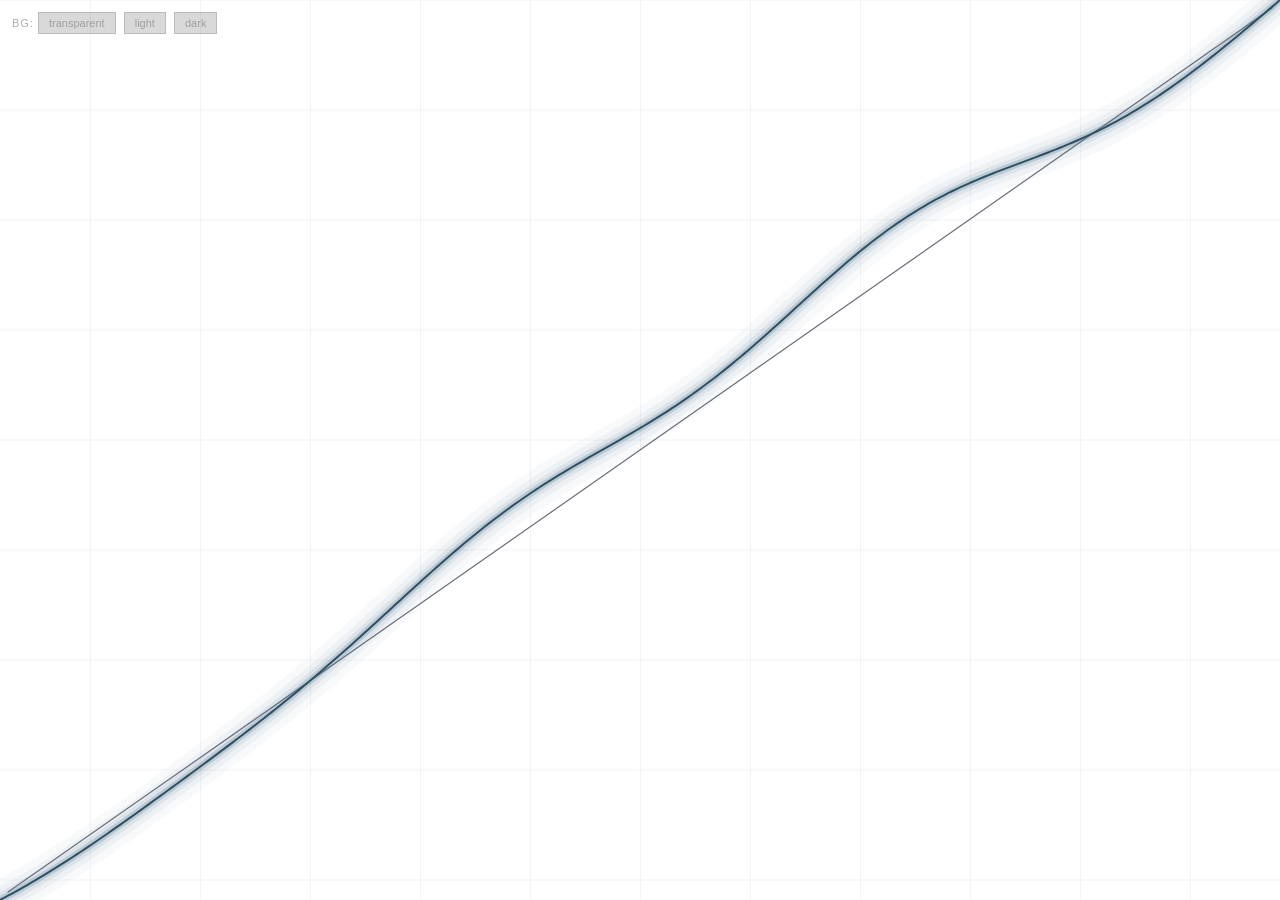
<file: assets/decision-hero.html>
<!doctype html>
<html lang="en">
<head>
<meta charset="utf-8">
<title>SYSQO — decision-systems hero</title>
<style>
  html, body { margin: 0; height: 100%; background: transparent; overflow: hidden; }
  body.preview-light { background: #ffffff; }
  body.preview-dark  { background: #0a0a0b; }
  #scene { display: block; width: 100vw; height: 100vh; }
  .ui {
    position: fixed; top: 12px; left: 12px;
    font-family: -apple-system, BlinkMacSystemFont, "Segoe UI", Helvetica, Arial, sans-serif;
    font-size: 11px; letter-spacing: 1px; text-transform: uppercase;
    color: rgba(120,120,120,0.6); user-select: none;
  }
  .ui button {
    background: rgba(0,0,0,0.15); color: inherit; border: 1px solid rgba(120,120,120,0.3);
    padding: 4px 10px; font: inherit; cursor: pointer; margin-right: 4px;
  }
  .ui button:hover { background: rgba(0,0,0,0.25); }
</style>
</head>
<body>
  <canvas id="scene"></canvas>
  <div class="ui" id="ui">
    bg:
    <button onclick="document.body.className=''">transparent</button>
    <button onclick="document.body.className='preview-light'">light</button>
    <button onclick="document.body.className='preview-dark'">dark</button>
  </div>

  <script>
  /*
    SYSQO — decision systems hero
    -----------------------------
    Fixed diagonal "projection" line (straight, anchored to the canvas).
    Animated "prediction" curve that ripples around the projection as it
    advances — multiple sine harmonics summed for organic fluctuation,
    drawn as stacked strokes at decreasing alpha for a soft halo glow.
    Background grid scrolls left to imply continuous time. Endless loop.

    URL flags:
      ?clean=1  — hide the preview UI
      ?bg=light|dark — preview against a coloured page bg
  */

  (function(){
    const params = new URLSearchParams(location.search);
    if (params.get('clean') === '1') {
      document.getElementById('ui').style.display = 'none';
    }
    const bg = params.get('bg');
    if (bg) document.body.className = 'preview-' + bg;

    const canvas = document.getElementById('scene');
    const ctx = canvas.getContext('2d');
    let W = 0, H = 0, DPR = 1;
    const reduce = window.matchMedia && matchMedia('(prefers-reduced-motion: reduce)').matches;

    function resize(){
      DPR = Math.min(window.devicePixelRatio || 1, 2);
      const r = canvas.getBoundingClientRect();
      W = r.width;
      H = r.height;
      canvas.width  = Math.round(W * DPR);
      canvas.height = Math.round(H * DPR);
      ctx.setTransform(DPR, 0, 0, DPR, 0, 0);
    }
    window.addEventListener('resize', resize);
    resize();

    // colours tuned for white page bg
    const GRID_COLOUR   = 'rgba(140,150,165,0.10)';   // very faint
    const PROJ_COLOUR   = 'rgba(15,23,42,0.62)';      // dark slate
    const CURVE_INK     = '46,80,98';                  // muted teal-grey
    const CURVE_HALO    = '70,110,135';                // softer halo blue

    // halo layers: width and alpha decreasing toward the centre line
    const HALOS = [
      { w: 38, a: 0.04, c: CURVE_HALO },
      { w: 24, a: 0.06, c: CURVE_HALO },
      { w: 14, a: 0.10, c: CURVE_HALO },
      { w: 7,  a: 0.22, c: CURVE_HALO },
      { w: 2,  a: 1.00, c: CURVE_INK  }
    ];

    let t0 = performance.now();
    let raf = 0;

    function drawGrid(t){
      const gridSize = 110;                  // px between grid lines
      const scroll   = (t * 12) % gridSize;  // horizontal drift speed
      ctx.strokeStyle = GRID_COLOUR;
      ctx.lineWidth = 1;
      ctx.beginPath();
      for (let x = -scroll; x < W + gridSize; x += gridSize){
        ctx.moveTo(x, 0);
        ctx.lineTo(x, H);
      }
      for (let y = 0; y < H + gridSize; y += gridSize){
        ctx.moveTo(0, y);
        ctx.lineTo(W, y);
      }
      ctx.stroke();
    }

    function drawProjection(){
      // Straight diagonal from lower-left to upper-right, inset slightly
      const pad = 8;
      ctx.strokeStyle = PROJ_COLOUR;
      ctx.lineWidth = 1.2;
      ctx.beginPath();
      ctx.moveTo(pad, H - pad);
      ctx.lineTo(W - pad, pad);
      ctx.stroke();
    }

    function drawCurve(t){
      // Sample the curve and stroke it in layers for the halo effect.
      const step = 4;            // sample spacing
      const ampScale = Math.min(W, H) * 0.06;
      for (let i = 0; i < HALOS.length; i++){
        const h = HALOS[i];
        ctx.strokeStyle = 'rgba(' + h.c + ',' + h.a + ')';
        ctx.lineWidth   = h.w;
        ctx.lineCap     = 'round';
        ctx.lineJoin    = 'round';
        ctx.beginPath();
        for (let x = 0; x <= W; x += step){
          const u = x / W;
          // straight-line baseline along the diagonal (top-left to bottom-right inverted)
          const baseY = H - u * H;
          // organic fluctuation: three harmonics + slow time drift
          const phase = t * 0.9;
          const fluct =
            Math.sin(u * 6.0 + phase)           * ampScale * 1.0 +
            Math.sin(u * 11.0 + phase * 1.6)    * ampScale * 0.5 +
            Math.sin(u * 19.0 + phase * 2.3)    * ampScale * 0.22;
          // softly damp the fluctuation near the very edges so the
          // curve meets the projection line tidily at start and finish
          const envelope = Math.sin(Math.PI * u);
          const y = baseY + fluct * envelope;
          if (x === 0) ctx.moveTo(x, y);
          else         ctx.lineTo(x, y);
        }
        ctx.stroke();
      }
    }

    function tick(now){
      const t = (now - t0) / 1000;
      ctx.clearRect(0, 0, W, H);
      drawGrid(t);
      drawProjection();
      drawCurve(t);
      raf = requestAnimationFrame(tick);
    }

    if (reduce){
      // single static frame at t=0
      const t = 0;
      ctx.clearRect(0, 0, W, H);
      drawGrid(t);
      drawProjection();
      drawCurve(t);
    } else {
      raf = requestAnimationFrame(tick);
    }
  })();
  </script>
</body>
</html>
</file>
<file: assets/sysqo-saas.css>
/* ============================================================
   SYSQO — SaaS-variation theme (practice pages)
   Light · Inter · blue/violet accents · soft cards
   Mirrors the palette/tokens used by index.html and about.html.
   ============================================================ */

:root{
  --bg:#ffffff;
  --bg-soft:#f6f8fc;
  --bg-softer:#eef2f9;
  --ink:#0f172a;
  --ink-2:#334155;
  --muted:#5b6878;
  --faint:#94a3b8;
  --line:#e6ebf2;
  --line-soft:#eef2f7;
  --hair:#e6ebf2;            /* alias for inline var(--hair) refs from the dark source */
  --hair-soft:#eef2f7;
  --blue:#2563eb;
  --blue-bright:#3b82f6;
  --blue-deep:#1d4ed8;
  --violet:#7c3aed;
  --card:#ffffff;
  --shadow-sm:0 1px 2px rgba(15,23,42,0.04),0 1px 3px rgba(15,23,42,0.06);
  --shadow-md:0 4px 6px -1px rgba(15,23,42,0.06),0 10px 20px -4px rgba(15,23,42,0.08);
  --shadow-lg:0 12px 28px -8px rgba(15,23,42,0.12),0 24px 48px -12px rgba(15,23,42,0.12);
  --shadow-blue:0 10px 24px -6px rgba(37,99,235,0.4);
  --r-sm:10px;--r:14px;--r-lg:20px;--r-xl:28px;
  --maxw:1200px;
  --gut:clamp(20px,4vw,40px);
  --sans:"Inter",system-ui,-apple-system,"Segoe UI",sans-serif;
  --ease:cubic-bezier(.22,.61,.36,1);
}

*{margin:0;padding:0;box-sizing:border-box}
html{scroll-behavior:smooth}
body{font-family:var(--sans);background:var(--bg);color:var(--ink);line-height:1.6;-webkit-font-smoothing:antialiased;overflow-x:hidden}
a{color:inherit;text-decoration:none}
img{display:block;max-width:100%}
::selection{background:rgba(37,99,235,0.18)}
.wrap{max-width:var(--maxw);margin:0 auto;padding:0 var(--gut)}
.grad-text{background:linear-gradient(100deg,var(--blue),var(--violet));-webkit-background-clip:text;background-clip:text;-webkit-text-fill-color:transparent}
.hr{height:1px;background:var(--line);border:0;width:100%}

/* ---------- nav (matches homepage/about) ---------- */
.nav{position:sticky;top:0;z-index:50;background:rgba(255,255,255,0.8);backdrop-filter:blur(14px) saturate(1.4);border-bottom:1px solid transparent;transition:border-color .3s,box-shadow .3s}
.nav.scrolled{border-bottom-color:var(--line);box-shadow:var(--shadow-sm)}
.nav-in{max-width:var(--maxw);margin:0 auto;padding:0 var(--gut);height:140px;display:flex;align-items:center;justify-content:space-between}
.brand{display:flex;align-items:center;gap:11px}
.brand img{height:30px;width:auto;display:block}
.nav .brand img{height:102px}
@media(max-width:860px){
  .nav-in{height:70px}
  .nav .brand img{height:60px}
  .nav .nav-burger{display:inline-flex !important;align-items:center;justify-content:center}
  .nav-cta{gap:18px}
}
/* ---------- mobile menu overlay ---------- */
.mobile-menu{position:fixed;inset:0;z-index:100;background:#fff;display:flex;flex-direction:column;align-items:flex-start;justify-content:space-between;padding:80px 28px 40px;opacity:0;visibility:hidden;transition:opacity .3s var(--ease),visibility .3s var(--ease)}
.mobile-menu.open{opacity:1;visibility:visible}
.mobile-menu-close{position:absolute;top:18px;right:18px;background:none;border:0;width:44px;height:44px;cursor:pointer;color:var(--ink-2);display:flex;align-items:center;justify-content:center;border-radius:8px;transition:background .2s,color .2s}
.mobile-menu-close:hover{background:var(--bg-soft);color:var(--blue)}
.mobile-menu-close svg{width:24px;height:24px;stroke-width:1.5}
.mobile-menu-links{display:flex;flex-direction:column;gap:12px;width:100%;max-width:420px;text-align:left}
.mobile-menu-links a{display:block;font-size:clamp(18px,4.5vw,22px);font-weight:600;color:var(--ink);padding:6px 0;letter-spacing:-0.01em;line-height:1.3;transition:color .2s}
.mobile-menu-links a:hover{color:var(--blue)}
.mobile-menu-links .menu-label{font-size:11px;font-weight:700;letter-spacing:.16em;text-transform:uppercase;color:var(--faint);margin-top:28px;margin-bottom:6px}
.mobile-menu-contact{width:100%;max-width:420px;padding-top:28px;border-top:1px solid var(--line-soft)}
.mobile-menu-contact .label{font-size:11px;font-weight:700;letter-spacing:.16em;text-transform:uppercase;color:var(--faint);margin-bottom:8px}
.mobile-menu-contact a{display:block;font-size:18px;font-weight:600;color:var(--ink);transition:color .2s}
.mobile-menu-contact a:hover{color:var(--blue)}
/* hamburger refinements — thinner stroke, rounded caps, soft hover */
.nav-burger svg{stroke-width:1.5;stroke-linecap:round}
.nav-burger:hover{color:var(--blue)}
.nav-cta{display:flex;align-items:center;gap:40px}
.nav-explore{display:inline-flex;align-items:center;gap:8px;font-weight:600;color:var(--blue);transition:gap .25s var(--ease),color .2s;font-size:19px}
.nav-explore:hover{gap:13px;color:var(--blue-deep)}
.nav-burger{display:none;background:none;border:0;cursor:pointer;width:26px;height:26px;color:var(--ink-2);transition:color .2s}
@media(max-width:860px){.nav-explore{display:none}}

/* ---------- area hero ---------- */
.ahero{position:relative;padding:clamp(64px,9vw,120px) 0 clamp(40px,5vw,64px);overflow:hidden}
.ahero::before{content:"";position:absolute;top:-40%;right:-15%;width:75%;height:160%;z-index:0;pointer-events:none;
  background:radial-gradient(42% 42% at 72% 38%,rgba(124,58,237,0.10),transparent 70%),radial-gradient(48% 48% at 52% 62%,rgba(37,99,235,0.12),transparent 72%);filter:blur(8px)}
.ahero .inner{position:relative;z-index:2;max-width:760px}
.eyebrow{display:inline-flex;align-items:center;gap:8px;font-size:13px;font-weight:600;color:var(--blue);background:rgba(37,99,235,0.08);border:1px solid rgba(37,99,235,0.16);padding:6px 13px;border-radius:999px;margin-bottom:22px}
.eyebrow .dot{width:7px;height:7px;border-radius:50%;background:var(--blue);box-shadow:0 0 0 3px rgba(37,99,235,0.18)}
.eyebrow .idx{font-variant-numeric:tabular-nums;color:var(--blue-deep)}

/* ---------- typography (dark-source class names, light-theme rules) ---------- */
.display{font-size:clamp(38px,5.4vw,62px);font-weight:800;line-height:1.04;letter-spacing:-0.03em;color:var(--ink)}
.lead{margin-top:22px;font-size:clamp(17px,1.6vw,21px);color:var(--muted);max-width:48ch;line-height:1.55;font-weight:400}
.body{font-size:clamp(16px,1.3vw,18px);color:var(--muted);line-height:1.7;max-width:64ch}
.body.lg{font-size:clamp(16px,1.35vw,19px)}
.body strong{color:var(--ink);font-weight:600}
.h-md{font-size:clamp(26px,3.1vw,40px);font-weight:800;letter-spacing:-0.025em;line-height:1.08;color:var(--ink)}
.h-lg{font-size:clamp(30px,4vw,52px);font-weight:800;letter-spacing:-0.028em;line-height:1.04;color:var(--ink)}
.accent{color:var(--blue)}

/* ---------- sections ---------- */
.section{padding:clamp(52px,7vw,92px) 0;position:relative}
.section.soft{background:var(--bg-soft)}
.section.tight{padding:clamp(40px,5vw,70px) 0}
.section-head{margin-bottom:clamp(28px,4vw,48px);max-width:760px}
.section-head .body{margin-top:16px}

/* two-column editorial */
.split{display:grid;grid-template-columns:0.82fr 1.18fr;gap:clamp(26px,5vw,72px);align-items:start}
@media(max-width:820px){.split{grid-template-columns:1fr;gap:20px}}

/* ---------- numbered capability list ---------- */
.cap-list{display:grid;gap:14px;border-top:0}
.cap{display:grid;grid-template-columns:56px minmax(0,1fr);gap:clamp(16px,2.4vw,32px);
  padding:clamp(22px,2.6vw,30px) clamp(20px,2.4vw,28px);
  background:var(--card);border:1px solid var(--line-soft);border-radius:var(--r-lg);
  box-shadow:var(--shadow-sm);transition:transform .25s var(--ease),box-shadow .25s var(--ease),border-color .25s;position:relative}
.cap:hover{transform:translateY(-3px);box-shadow:var(--shadow-md);border-color:#dde6f3}
.cap .cn{font-size:13px;font-weight:700;letter-spacing:.06em;color:var(--blue);padding-top:6px;font-variant-numeric:tabular-nums}
.cap .ct{display:block;font-size:clamp(17px,1.55vw,21px);font-weight:700;color:var(--ink);letter-spacing:-0.01em;margin-bottom:8px;line-height:1.2}
.cap .cd{display:block;font-size:clamp(14.5px,1.05vw,16px);line-height:1.6;color:var(--muted);max-width:60ch}

/* ---------- editorial segments (numbered prose blocks) ---------- */
.segments{display:grid;gap:clamp(18px,2.2vw,28px);margin-top:clamp(28px,3.4vw,44px)}
.segment{display:grid;grid-template-columns:minmax(130px,0.22fr) minmax(0,1fr);gap:clamp(20px,2.6vw,36px);
  padding:clamp(26px,3vw,38px) clamp(22px,2.6vw,32px);
  background:var(--card);border:1px solid var(--line-soft);border-radius:var(--r-lg);
  box-shadow:var(--shadow-sm);transition:transform .25s var(--ease),box-shadow .25s var(--ease),border-color .25s}
.segment:hover{transform:translateY(-2px);box-shadow:var(--shadow-md);border-color:#dde6f3}
.segment .seg-n{font-size:11.5px;font-weight:700;letter-spacing:.14em;color:var(--blue);padding-top:11px;text-transform:uppercase;line-height:1.3}
.segment p{font-size:clamp(15.5px,1.2vw,17.5px);line-height:1.72;color:var(--ink-2);max-width:64ch}
.segment p+p{margin-top:14px}
@media(max-width:680px){
  .segment{grid-template-columns:1fr;gap:8px;padding:24px 22px}
  .segment .seg-n{padding-top:0}
}

/* ---------- impact figures ---------- */
.figs{display:grid;grid-template-columns:repeat(auto-fit,minmax(200px,1fr));gap:16px}
.fig{background:var(--card);border:1px solid var(--line-soft);border-radius:var(--r-lg);
  padding:clamp(22px,2.4vw,32px) clamp(20px,2vw,28px);box-shadow:var(--shadow-sm)}
.fig .fv{font-size:clamp(26px,3.2vw,40px);font-weight:800;letter-spacing:-0.025em;color:var(--ink);line-height:1;margin-bottom:12px}
.fig .fv .u{background:linear-gradient(100deg,var(--blue),var(--violet));-webkit-background-clip:text;background-clip:text;-webkit-text-fill-color:transparent;font-weight:700}
.fig .fl{font-size:13.5px;color:var(--muted);line-height:1.55}

/* ---------- discreet client note ---------- */
.note-client{display:flex;align-items:flex-start;gap:18px;padding:clamp(22px,2.6vw,32px) clamp(22px,2.6vw,32px);
  background:var(--bg-soft);border:1px solid var(--line-soft);border-radius:var(--r-lg)}
.note-client::before{content:"";flex:none;width:3px;align-self:stretch;border-radius:2px;
  background:linear-gradient(180deg,var(--blue),var(--violet))}
.note-client .tx{font-size:clamp(16px,1.5vw,20px);line-height:1.5;color:var(--ink-2);font-weight:500;max-width:62ch;font-style:italic}

/* ---------- framing constraint callout ---------- */
.frame-note{border-left:3px solid var(--blue);padding:8px 0 8px 20px;margin:6px 0;
  font-size:clamp(15px,1.2vw,17px);line-height:1.6;color:var(--ink-2);max-width:58ch}

/* ---------- prev / next ---------- */
.area-nav{display:grid;grid-template-columns:1fr 1fr;gap:14px;max-width:var(--maxw);margin:clamp(40px,5vw,72px) auto;padding:0 var(--gut)}
.area-nav a{background:var(--card);border:1px solid var(--line-soft);border-radius:var(--r-lg);
  padding:clamp(20px,2.4vw,30px) clamp(22px,2.6vw,32px);box-shadow:var(--shadow-sm);
  transition:transform .25s var(--ease),box-shadow .25s var(--ease),border-color .25s}
.area-nav a:hover{transform:translateY(-3px);box-shadow:var(--shadow-md);border-color:#dde6f3}
.area-nav a.next{text-align:right}
.area-nav .lab{font-size:12.5px;font-weight:600;letter-spacing:.05em;text-transform:uppercase;color:var(--blue);margin-bottom:10px}
.area-nav .ttl{font-size:clamp(17px,1.6vw,21px);font-weight:700;letter-spacing:-0.015em;color:var(--ink);line-height:1.2}
@media(max-width:680px){.area-nav{grid-template-columns:1fr}.area-nav a.next{text-align:left}}

/* ---------- gallery (generative-media placeholders) ---------- */
.gallery{display:grid;grid-template-columns:repeat(12,1fr);gap:clamp(10px,1.4vw,18px);grid-auto-rows:1fr}
.gallery image-slot,.gallery .g-slot{display:block;width:100%;height:100%;
  background:linear-gradient(135deg,var(--bg-softer),#fff);
  border:1px solid var(--line-soft);border-radius:var(--r);
  position:relative;color:var(--faint);font-size:12px;font-weight:500;letter-spacing:.04em;text-transform:uppercase;
  display:flex;align-items:center;justify-content:center;text-align:center;padding:14px;box-shadow:var(--shadow-sm)}
.gallery .g-slot::before{content:attr(data-placeholder)}
.gallery .g-slot img{position:absolute;inset:0;width:100%;height:100%;object-fit:cover;border-radius:inherit}
.g-a{grid-column:span 7;aspect-ratio:16/10}
.g-b{grid-column:span 5;aspect-ratio:4/5}
.g-c{grid-column:span 4;aspect-ratio:3/4}
.g-d{grid-column:span 4;aspect-ratio:3/4}
.g-e{grid-column:span 4;aspect-ratio:3/4}
.g-f{grid-column:span 12;aspect-ratio:21/8}
@media(max-width:760px){
  .gallery{grid-template-columns:repeat(2,1fr)}
  .g-a,.g-f{grid-column:span 2;aspect-ratio:16/10}
  .g-b,.g-c,.g-d,.g-e{grid-column:span 1}
}
.daz-tag{display:inline-flex;align-items:center;gap:9px;margin-top:22px;font-size:13px;font-weight:600;color:var(--ink-2);background:#fff;border:1px solid var(--line);padding:9px 15px;border-radius:999px;box-shadow:var(--shadow-sm)}
.daz-tag b{color:var(--blue);font-weight:700}

/* ---------- footer (matches homepage/about) ---------- */
.footer{background:var(--bg-soft);border-top:1px solid var(--line);padding:clamp(48px,6vw,72px) 0 32px}
.foot-grid{display:grid;grid-template-columns:1fr 1.4fr 1fr;gap:clamp(28px,4vw,48px);align-items:start}
.foot-brand .brand{margin-bottom:16px}
.foot-brand .brand img{height:60px}
.foot-tagline p{font-size:14px;color:var(--muted);line-height:1.6;max-width:42ch;margin:0 auto}
@media(min-width:821px){
  .foot-tagline{text-align:center}
  .foot-col{text-align:right}
}
@media(max-width:820px){
  .foot-grid{grid-template-columns:1fr 1fr;gap:34px}
  .foot-brand{grid-column:1;grid-row:1}
  .foot-col{grid-column:2;grid-row:1}
  .foot-tagline{grid-column:1 / -1;grid-row:2;text-align:center}
}
.foot-col h4{font-size:13px;font-weight:700;letter-spacing:0.04em;text-transform:uppercase;color:var(--ink);margin-bottom:16px}
.foot-col a,.foot-col p{display:block;font-size:14px;color:var(--muted);margin-bottom:11px;transition:color .2s;line-height:1.5}
.foot-col a:hover{color:var(--blue)}
.foot-bottom{margin-top:clamp(36px,5vw,56px);padding-top:24px;border-top:1px solid var(--line);display:flex;flex-wrap:wrap;gap:12px 24px;align-items:center;justify-content:space-between}
.foot-bottom p{font-size:13px;color:var(--faint)}
.foot-bottom .legal{display:flex;gap:20px}
.foot-bottom .legal a{font-size:13px;color:var(--faint)}
.foot-bottom .legal a:hover{color:var(--blue)}

/* ---------- reveal (supports both .reveal from dark source and .rv from SaaS source) ---------- */
.reveal,.rv{opacity:0;transform:translateY(22px);transition:opacity .7s var(--ease),transform .7s var(--ease)}
.reveal.in,.rv.in{opacity:1;transform:none}
.reveal.d1,.rv.d1{transition-delay:.08s}
.reveal.d2,.rv.d2{transition-delay:.16s}
.reveal.d3,.rv.d3{transition-delay:.24s}
.reveal.d4,.rv.d4{transition-delay:.32s}
@media(prefers-reduced-motion:reduce){
  .reveal,.rv{opacity:1;transform:none;transition:none}
  .ahero::before{filter:none}
}
</file>
